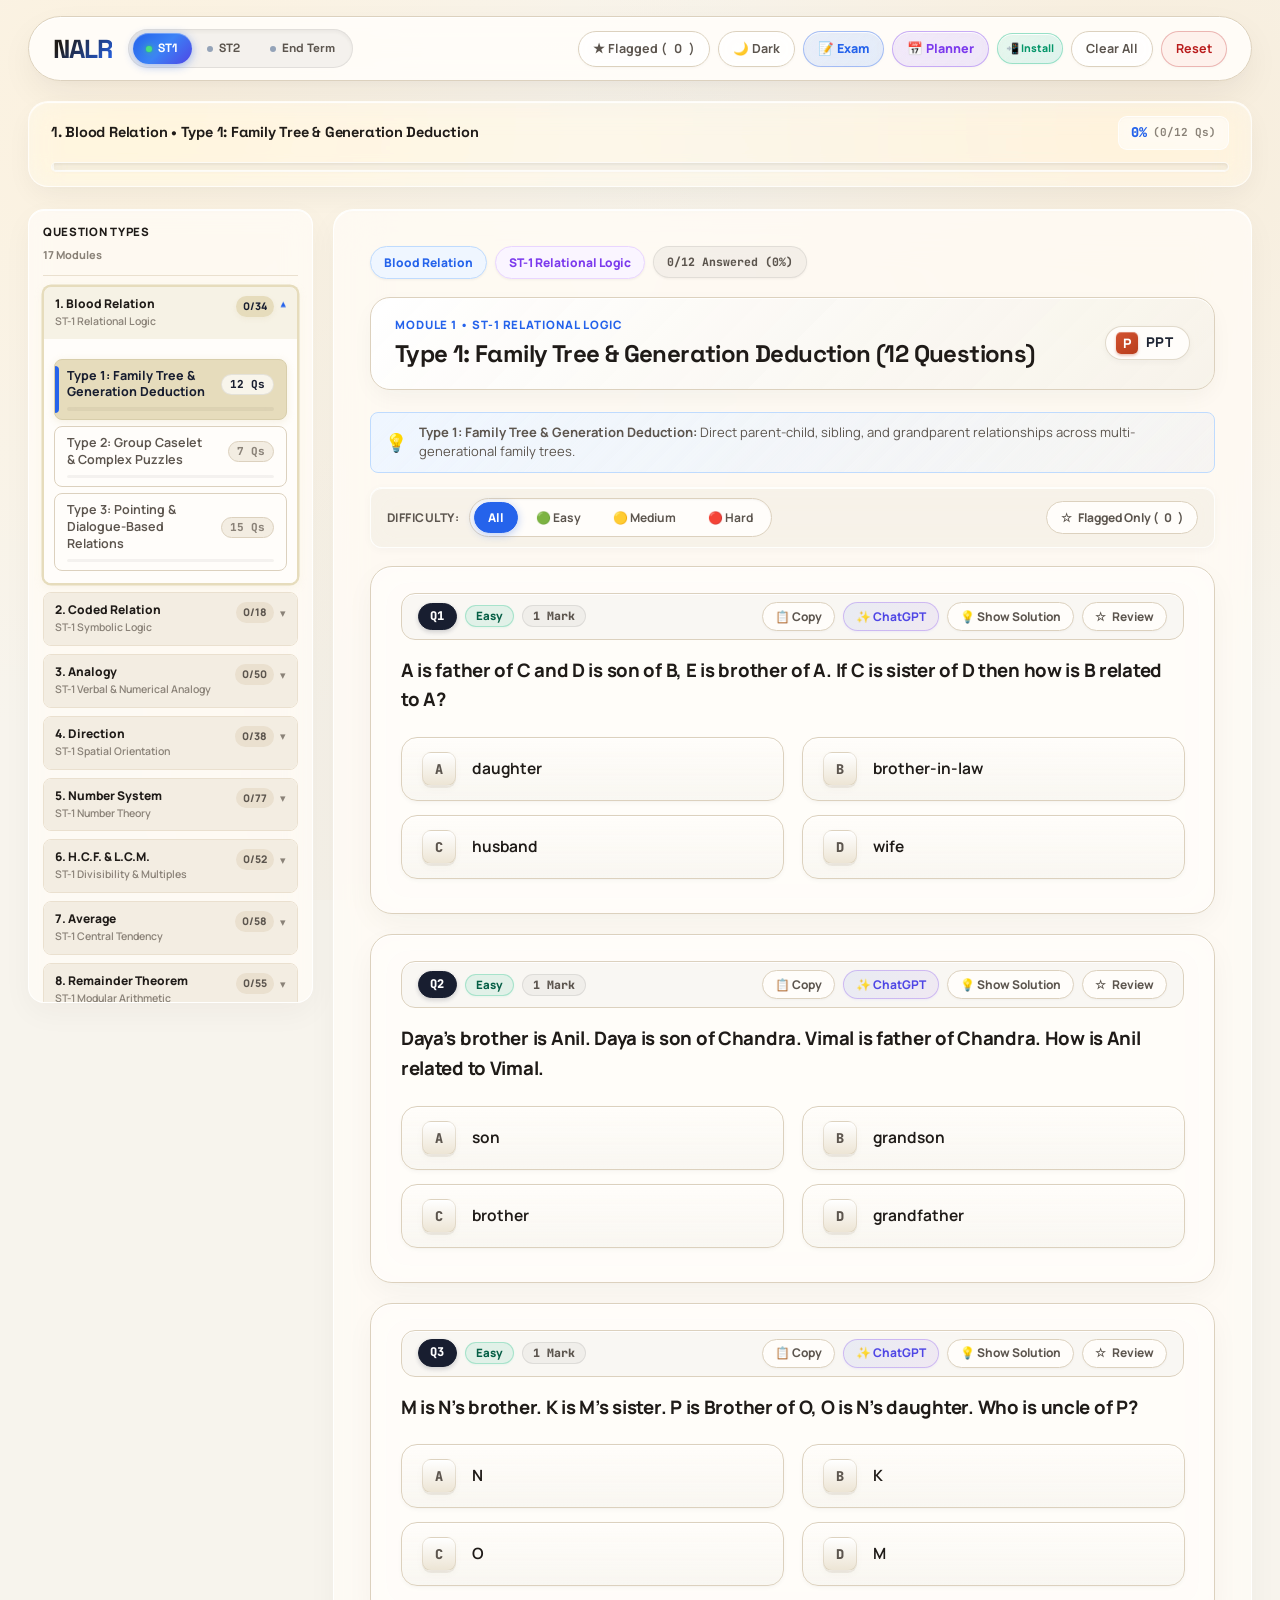
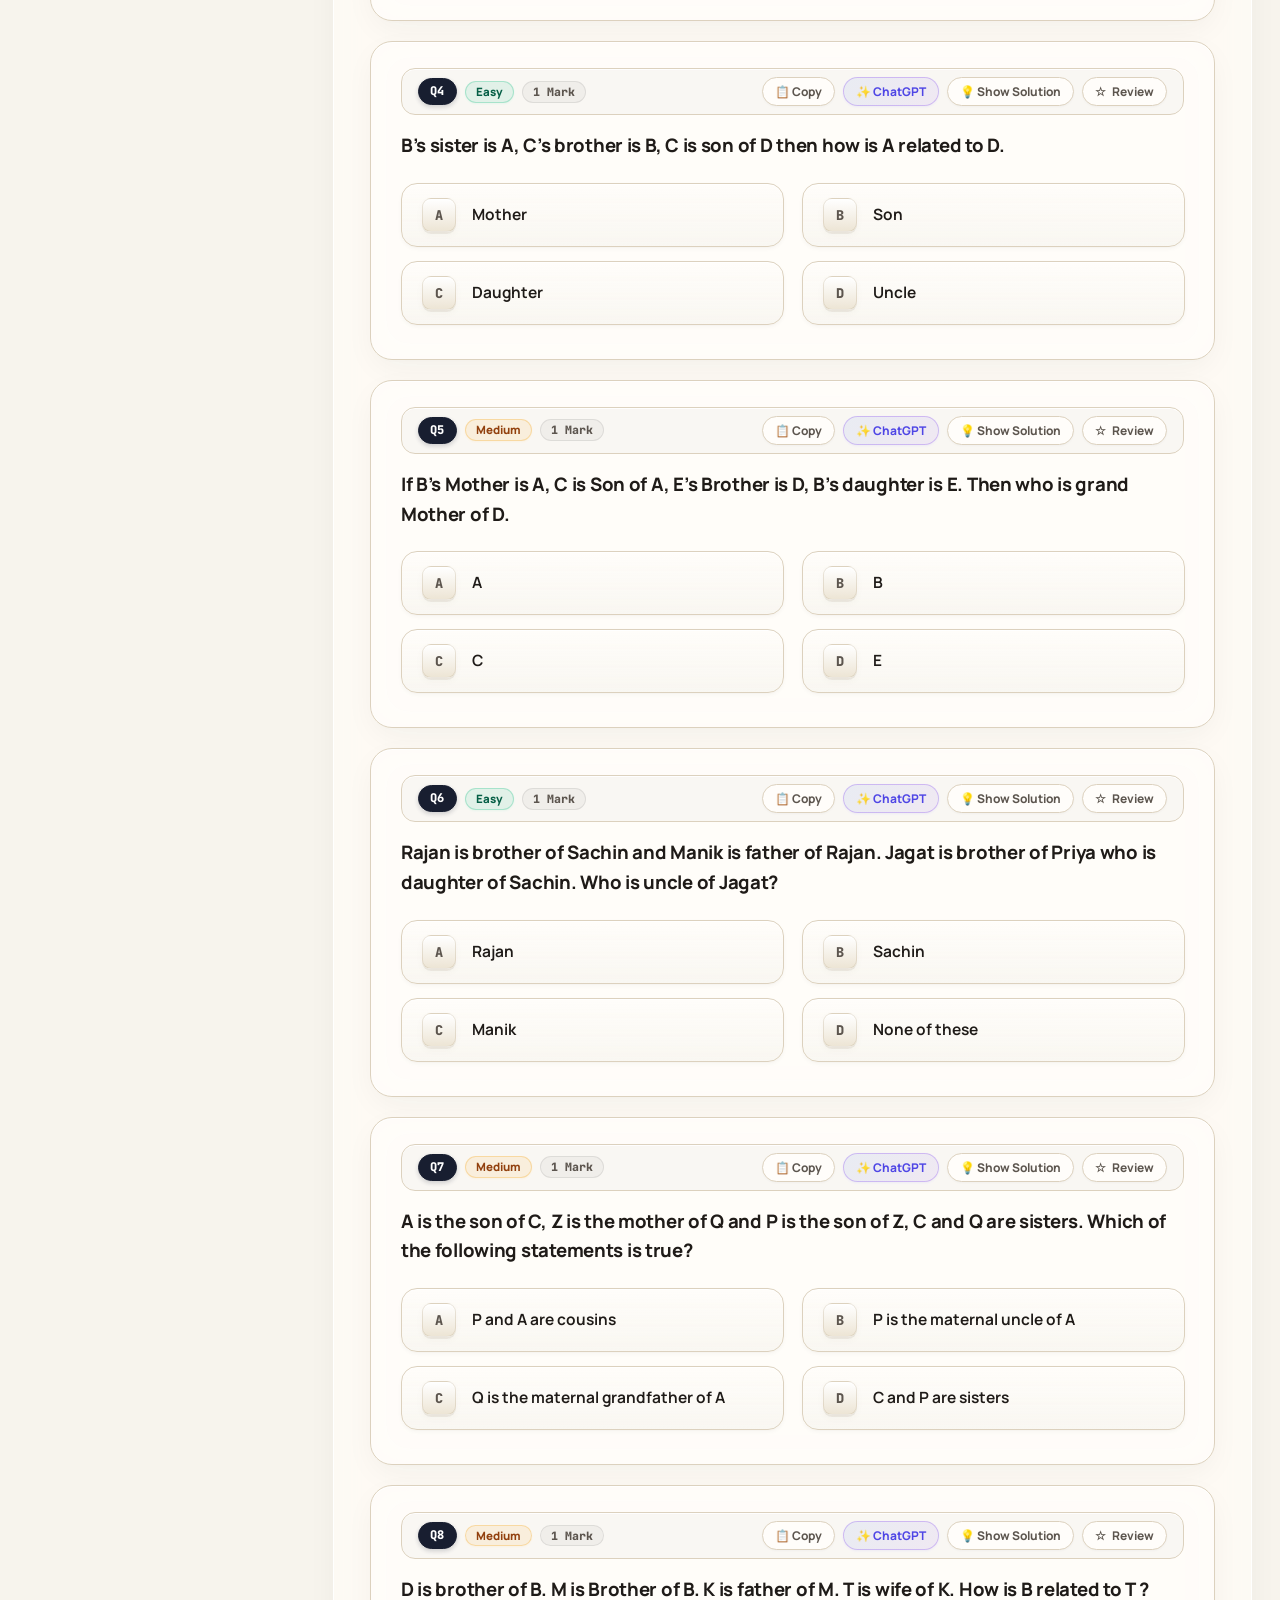
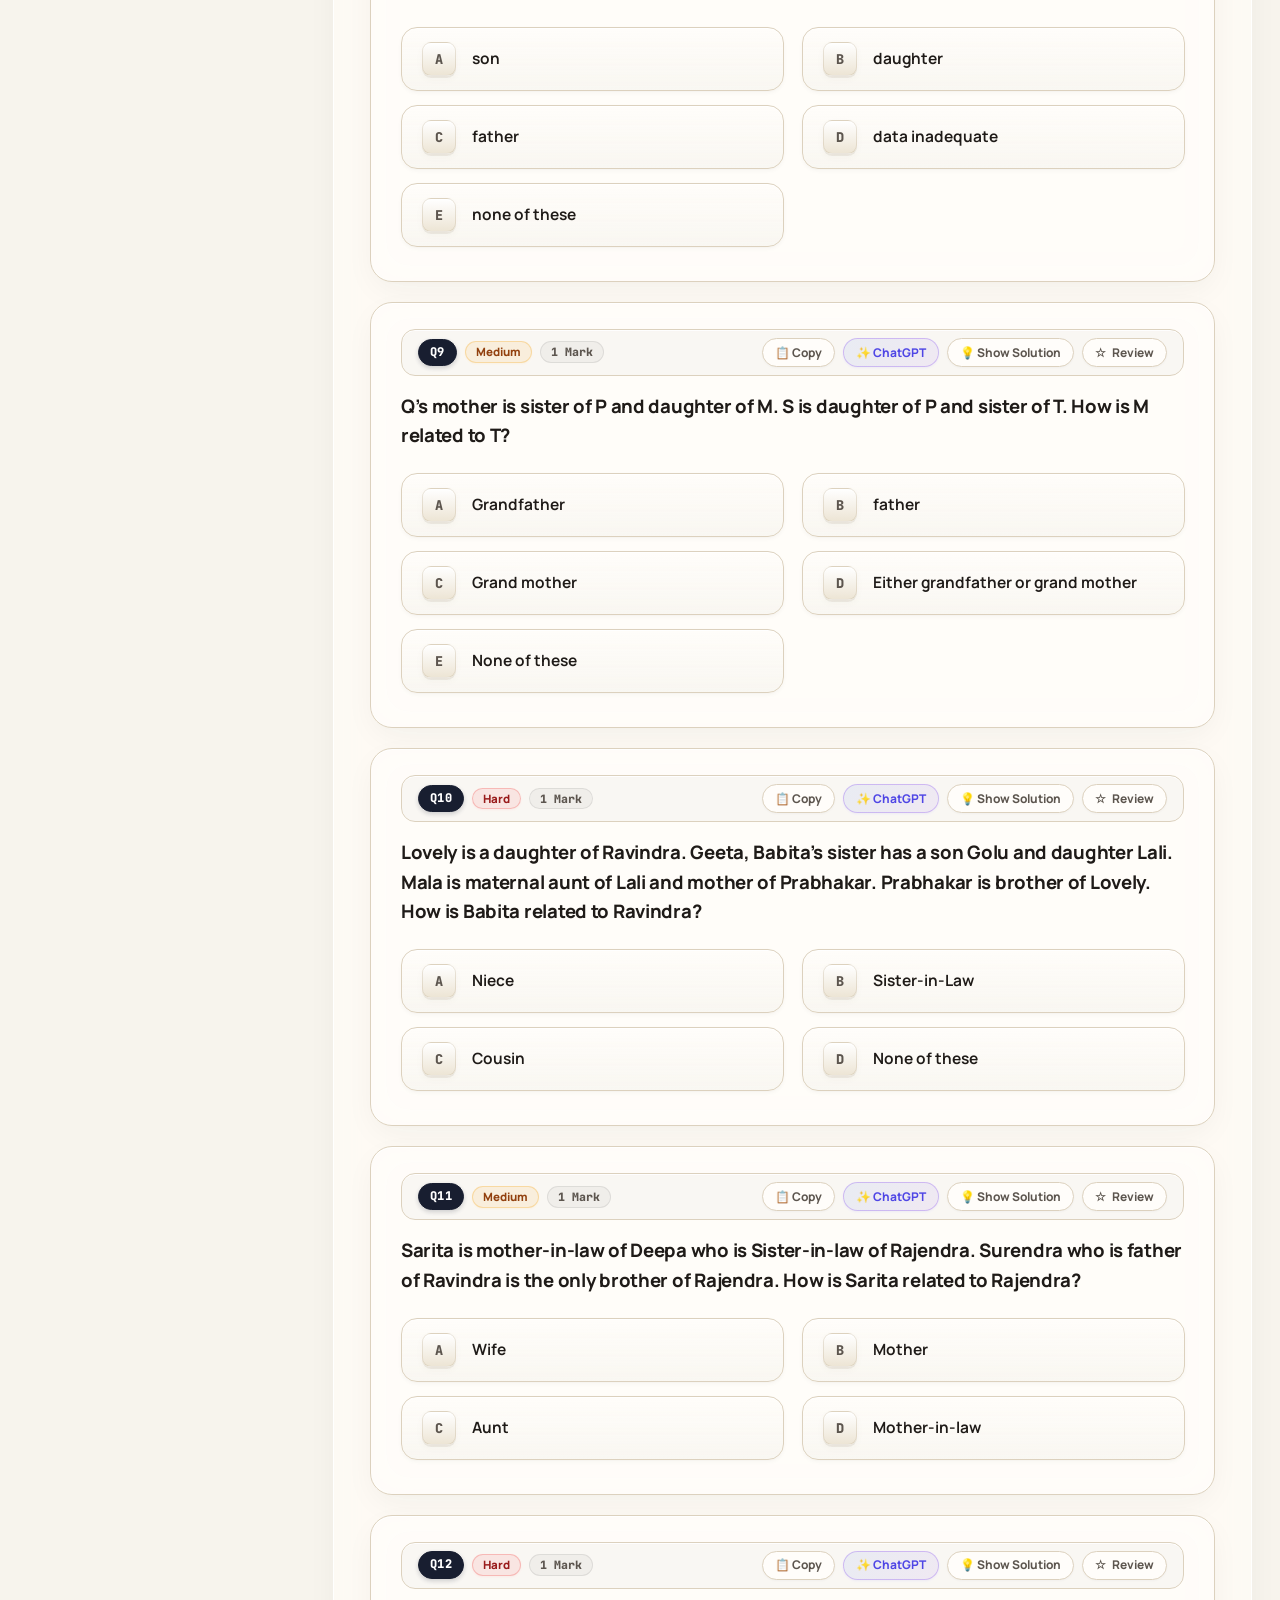
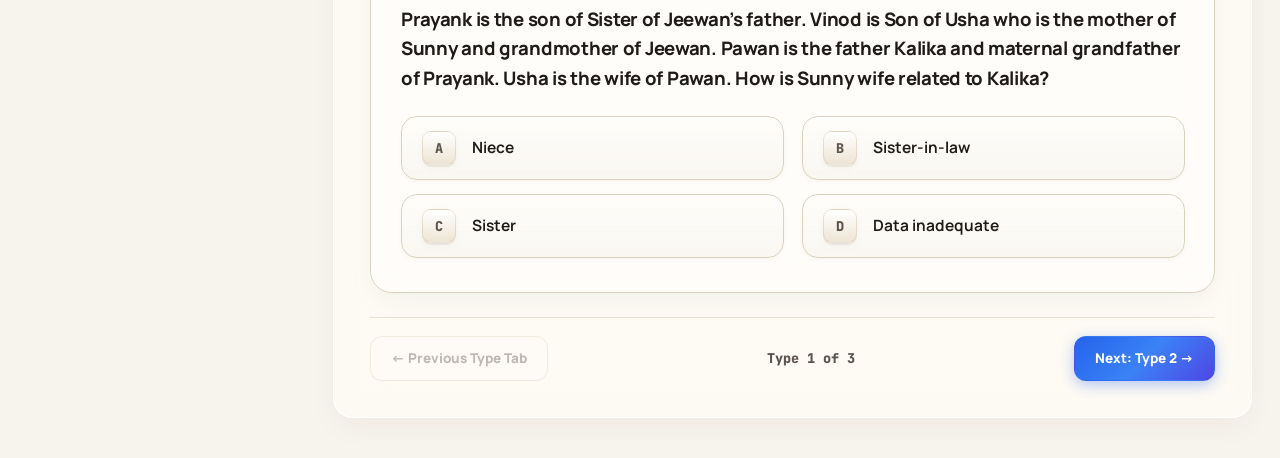
<file: NALR MCQs/index.html>
<!DOCTYPE html>
<html lang="en">

<head>
  <meta charset="UTF-8" />
  <meta name="viewport" content="width=device-width, initial-scale=1.0, viewport-fit=cover" />
  <title>Numerical Aptitude & Logical Reasoning-I (25UNI0110) — ST-1 Practice</title>

  <!-- Favicon System -->
  <link rel="icon" type="image/svg+xml" href="favicon.svg" />
  <link rel="alternate icon" href="favicon.ico" />
  <link rel="apple-touch-icon" sizes="180x180" href="apple-touch-icon.png" />
  <link rel="manifest" href="manifest.json?v=19.3" />
  <meta name="apple-mobile-web-app-capable" content="yes" />
  <meta name="mobile-web-app-capable" content="yes" />
  <meta name="apple-mobile-web-app-status-bar-style" content="black" />
  <meta name="apple-mobile-web-app-title" content="NALR MCQs" />
  <meta name="theme-color" content="#000000" />

  <!-- [NALR PWA] Centralized Early Install Prompt & Diagnostics Manager -->
  <script>
    window.NALR_PWA = {
      deferredPrompt: null,
      isInstalled: false,
      isStandalone: (
        window.matchMedia("(display-mode: standalone)").matches ||
        window.matchMedia("(display-mode: fullscreen)").matches ||
        window.matchMedia("(display-mode: minimal-ui)").matches ||
        window.navigator.standalone === true ||
        Boolean(document.referrer && document.referrer.includes("android-app://"))
      ),
      listeners: [],
      onPromptReady: function(callback) {
        if (this.deferredPrompt) {
          try { callback(this.deferredPrompt); } catch (e) { console.error("[NALR PWA] Callback error:", e); }
        } else {
          this.listeners.push(callback);
        }
      },
      setPrompt: function(e) {
        this.deferredPrompt = e;
        console.log("[NALR PWA] beforeinstallprompt received and stored. Native install popup ready.");
        while (this.listeners.length > 0) {
          const cb = this.listeners.shift();
          try { cb(e); } catch (err) { console.error("[NALR PWA] Prompt listener error:", err); }
        }
      },
      clearPrompt: function() {
        this.deferredPrompt = null;
        console.log("[NALR PWA] Consumed install prompt reference cleared.");
      }
    };

    console.log("[NALR PWA] Diagnostics initialized | Secure Context:", window.isSecureContext, "| Standalone:", window.NALR_PWA.isStandalone);

    window.addEventListener("beforeinstallprompt", function (e) {
      e.preventDefault();
      window.NALR_PWA.setPrompt(e);
    });

    window.addEventListener("appinstalled", function (e) {
      window.NALR_PWA.isInstalled = true;
      window.NALR_PWA.clearPrompt();
      console.log("[NALR PWA] Application successfully installed (native appinstalled fired).");
      window.dispatchEvent(new CustomEvent("nalr-pwa-appinstalled"));
    });
  </script>

  <!-- Google Fonts (JavaProgrammingQ Typography System) -->
  <link rel="preconnect" href="https://fonts.googleapis.com" />
  <link rel="preconnect" href="https://fonts.gstatic.com" crossorigin />
  <link href="https://fonts.googleapis.com/css2?family=DM+Mono:ital,wght@0,400;0,500;1,400&family=JetBrains+Mono:wght@400;500;600;700;800&family=Manrope:wght@400;500;600;700;800;900&family=Space+Grotesk:wght@500;600;700;800&display=swap" rel="stylesheet" />

  <!-- Modular Stylesheets (v17.4 Module 12 Allegation Added) -->
  <link rel="stylesheet" href="components.css?v=19.3" />
  <link rel="stylesheet" href="visualizers.css?v=19.3" />

  <style>
    /* Critical State Handling */
    .results-container-card {
      display: none !important;
    }
    .results-container-card.is-active {
      display: block !important;
    }
  </style>
</head>

<body>

    <!--
  =============================================================================
  🤖 AI AGENT GUIDE: NALR ST-1 HTML STRUCTURE & HOOKS
  =============================================================================
  - Left Sidebar Accordion:   #sidebarAccordionContainer (Rendered by app.js from SYLLABUS_MODULES)
  - Sticky Progress Bar:      #overallProgressBarTrack, #labelCurrentQuestionNumber, #labelProgressPercentage
  - Practice Area:            #quizPracticeArea (Grid of Sidebar + Content Panel)
  - Practice Question Stack:  #tabQuestionsStack (All question cards for active module & subtab)
  - Continuous Exam Mode:     #fullExamModeArea (Renders activeExamQuestions sequentially)
  - Exam Topic Modal:         #examTopicModal (Interactive modal to choose which topics to test)
  - Results / Assessment:     #quizResultsScreen (Detailed score analytics and breakdown)
  =============================================================================
  -->
  <canvas id="confettiCanvas"></canvas>

  <div class="app-wrapper">
    <!-- Floating Island Navigation Header -->
    <header class="main-header">
      <div class="header-flex">
        <div class="header-title-group">
          <div class="brand-cluster">
            <h1>NALR</h1>
          </div>
          <!-- 3-Term Switcher Capsule (ST1, ST2, End Term) -->
          <div class="term-selector-capsule" id="termSelectorCapsule" role="tablist" aria-label="Course Examination Term Switcher">
            <div class="term-sliding-pill" id="termSlidingPill" aria-hidden="true"></div>
            <button type="button" class="term-pill-btn active" data-term="st1" id="termBtn_st1" role="tab" aria-selected="true" title="Switch to ST-1 Syllabus (14 Topics)">
              <span class="term-dot"></span>
              <span class="term-text">ST1</span>
            </button>
            <button type="button" class="term-pill-btn" data-term="st2" id="termBtn_st2" role="tab" aria-selected="false" title="Switch to ST-2 Syllabus (11 Topics)">
              <span class="term-dot"></span>
              <span class="term-text">ST2</span>
            </button>
            <button type="button" class="term-pill-btn" data-term="endterm" id="termBtn_endterm" role="tab" aria-selected="false" title="Switch to End Term Syllabus (14 Topics)">
              <span class="term-dot"></span>
              <span class="term-text">End Term</span>
            </button>
          </div>
        </div>
        <div class="header-btn-group">
          <button class="btn-minimal-secondary btn-flagged-trigger" id="btnToggleFlaggedHeader" title="Filter bookmarked questions">★ Flagged (<span id="headerFlaggedCount">0</span>)</button>
          <button class="btn-minimal-secondary" id="themeToggleBtn">🌙 Dark</button>
          <button class="btn-minimal-secondary btn-exam-trigger" id="toggleExamModeBtn" title="View all questions in continuous exam mode">📝 Exam</button>
          <button class="btn-minimal-secondary btn-planner-trigger" id="btnOpenPlannerModal" onclick="openPlannerModal()" title="Open Personalized Study Planner">📅 Planner</button>
          <button class="btn-minimal-secondary btn-pwa-install" id="btnInstallPwa" title="Install NALR Masterclass on your device (Works 100% Offline)">📲 Install</button>
          <button class="btn-minimal-secondary" id="clearAllAnswersBtn"
            title="Clear all question answers across the quiz">Clear All</button>
          <button class="btn-minimal-danger" id="resetUserProgressBtn"
            title="Reset all progress, bookmarks, and scores">Reset</button>
        </div>
      </div>
    </header>

    <!-- Studio Telemetry HUD (Type-Specific Progress Bar) -->
    <div class="progress-card">
      <div class="progress-header-row">
        <div class="telemetry-left">
          <span class="telemetry-topic-title" id="labelCurrentQuestionNumber">1. Blood Relation • 3 Question Types</span>
        </div>
        <div class="telemetry-right" id="telemetryRightStats">
          <span class="telemetry-chip" id="labelTypeProgressChip"><span class="chip-val chip-pct">0%</span> <span class="chip-sub">(0 Qs)</span></span>
        </div>
        <div style="display: none;" aria-hidden="true">
          <span id="labelProgressPercentage"></span>
          <span id="labelAnsweredCount"></span>
          <span id="labelTotalQuestionsCount"></span>
          <span id="labelCurrentTotalScore"></span>
          <span id="labelMaxScore"></span>
        </div>
      </div>
      <div class="progress-bar-track">
        <div class="progress-bar-indicator" id="overallProgressBarTrack"></div>
      </div>
    </div>

    <!-- Study & Practice Layout -->
    <div id="quizPracticeArea" class="study-layout">
      <!-- Left Sidebar: Question Types Navigator -->
      <aside class="sidebar-panel" id="sidebarPanel">
        <div class="sidebar-panel-header" id="sidebarPanelHeader">
          <div class="sidebar-panel-header-info">
            <span class="sidebar-panel-title">Question Types</span>
            <span style="font-size: 11px; color: var(--ink-muted); font-weight:750;" id="sidebarTotalBadge">16 Modules</span>
          </div>
          <button type="button" class="sidebar-mobile-toggle-btn" id="btnToggleMobileSidebar" aria-expanded="false" aria-label="Toggle Syllabus Topics List">
            <span class="mobile-toggle-label">Browse</span>
            <span class="mobile-toggle-chevron">▾</span>
          </button>
        </div>

        <div id="sidebarAccordionContainer" class="sidebar-accordion-scrollable"></div>
      </aside>

      <!-- Right Main Card -->
      <main class="content-panel">
        <div class="study-card-main" id="primaryQuestionCard">

          <!-- VIEW: QUESTION MODE (7 TABS ARCHITECTURE) -->
          <div class="question-mode-view" id="questionModeViewArea">
            <!-- Breadcrumb & Badges -->
            <div class="breadcrumb-container">
              <span class="tag-badge tag-module" id="badgeModuleNumTitle">Blood Relation</span>
              <span class="tag-badge tag-lecture" id="badgeLectureInfo">ST-1 Relational Logic</span>
              <span class="tag-badge tag-points" id="badgeTypeProgress">3 Types • 34 Questions</span>
            </div>

            <!-- Full Topic Title Banner with PPT Viewer Button on Right -->
            <div class="current-topic-banner">
              <div class="topic-banner-text-group">
                <span class="topic-prefix" id="topicModulePrefix">Tab 1 • ST-1 Practice</span>
                <h2 class="topic-full-title" id="topicMainHeading">Blood Relation</h2>
              </div>
              <a href="presentation_viewer.html?mod=mod1" target="_blank" class="btn-ppt-banner" id="btnModulePPT" title="Open Module Presentation in New Tab">
                <span class="ppt-icon-box" aria-hidden="true">
                  <span class="ppt-icon-letter">P</span>
                </span>
                <span class="ppt-label-text">PPT</span>
              </a>
            </div>

            <!-- Current Type Strategy Banner -->
            <div class="type-info-banner" id="currentTypeInfoBanner">
              <span class="type-banner-icon">💡</span>
              <div class="type-banner-text" id="currentTypeStrategyText">Select a question type tab above to practice specific questions.</div>
            </div>

            <!-- Filters Bar (Difficulty & Flagged Filter) -->
            <div class="practice-filters-bar" id="practiceFiltersBar">
              <div class="filter-group-difficulty">
                <span class="filter-label">Difficulty:</span>
                <div class="diff-pills-group" id="diffFilterPills">
                  <button type="button" class="diff-pill is-active" data-diff="all">All</button>
                  <button type="button" class="diff-pill" data-diff="Easy">🟢 Easy</button>
                  <button type="button" class="diff-pill" data-diff="Medium">🟡 Medium</button>
                  <button type="button" class="diff-pill" data-diff="Hard">🔴 Hard</button>
                </div>
              </div>
              <div class="filter-group-flagged">
                <button type="button" class="flag-filter-btn" id="btnToggleFlaggedOnly" title="Toggle between all questions and only bookmarked questions">
                  <span id="flagPillIcon">☆</span> Flagged Only (<span id="pillFlaggedCount">0</span>)
                </button>
              </div>
            </div>

            <!-- Multi-Question Stack for Active Tab (Holds all questions of current type) -->
            <div class="tab-questions-stack" id="tabQuestionsStack"></div>

            <!-- Navigation Buttons between Tabs -->
            <div class="bottom-controls-bar" id="typeTabBottomNavControls">
              <button class="btn-action-nav" id="btnPrevTypeTab">← Previous Type Tab</button>
              <span class="type-tab-nav-status" id="typeTabNavStatus">Type 1 of 7</span>
              <button class="btn-action-nav btn-next-action" id="btnNextTypeTab">Next Type Tab →</button>
            </div>
          </div>

        </div>
      </main>
    </div>

    <!-- Continuous Full Exam Mode Layout -->
    <section id="fullExamModeArea" class="full-exam-container-card" style="display: none;">
      <div class="exam-mode-top-banner">
        <div>
          <h2 id="examModeMainTitle">📝 Examination Mode</h2>
          <p id="examModeSubtitle">Continuous test format. Click any option to record your answer and view detailed solutions.</p>
        </div>
        <div style="display: flex; gap: 10px; align-items: center; flex-wrap: wrap;">
          <button class="btn-minimal-secondary" id="btnChangeExamTopics" title="Select different topics for your exam">⚙️ Choose Topics</button>
          <button class="btn-minimal-danger" id="btnResetExamMode" title="Reset all exam answers and progress">🔄 Reset Exam</button>
          <button class="btn-minimal-primary" id="btnExitExamMode">← Back to Practice</button>
        </div>
      </div>
      <div id="fullExamQuestionsStack" class="full-exam-stack"></div>
    </section>

    <!-- Modal: Select Topics for Exam Mode -->
    <div id="examTopicModal" class="exam-topic-modal" style="display: none;">
      <div class="exam-topic-backdrop" id="examTopicBackdrop"></div>
      <div class="exam-topic-dialog">
        <div class="exam-topic-header">
          <div>
            <h3 class="exam-topic-title">🎯 Configure Exam Topics</h3>
            <p class="exam-topic-sub">Select which of the 14 topics you want to include in your test:</p>
          </div>
          <button type="button" class="exam-topic-close-btn" id="btnExamModalClose" title="Close">✕</button>
        </div>

        <div class="exam-topic-quick-actions">
          <div style="display:flex; gap:8px;">
            <button type="button" class="btn-topic-quick" id="btnSelectAllActiveTopics">✓ Select All Active</button>
            <button type="button" class="btn-topic-quick" id="btnClearTopicSelection">✕ Deselect All</button>
          </div>
          <span class="exam-topic-selection-summary" id="examTopicSummaryText">0 Topics • 0 Questions Selected</span>
        </div>

        <div class="exam-topic-list-grid" id="examTopicListContainer">
          <!-- Populated dynamically with 14 topics -->
        </div>

        <div class="exam-topic-footer">
          <button type="button" class="btn-minimal-secondary" id="btnCancelExamTopicModal">Cancel</button>
          <button type="button" class="btn-minimal-primary" id="btnStartExamWithSelectedTopics" style="padding: 10px 24px; font-weight: 750;">
            🚀 Start Exam (<span id="btnStartExamCount">0</span> Questions)
          </button>
        </div>
      </div>
    </div>

    <!-- ===================================================================== -->
    <!-- Study Planner Modal (Target Exam Date & Dynamic Daily Syllabus Plan)  -->
    <!-- ===================================================================== -->
    <div class="exam-topic-modal" id="plannerModal" role="dialog" aria-modal="true" aria-labelledby="plannerModalTitle" style="display: none;">
      <div class="exam-topic-backdrop" id="plannerTopicBackdrop"></div>
      <div class="exam-topic-dialog planner-dialog">
        <div class="exam-topic-header planner-header">
          <div style="display: flex; align-items: center; gap: 12px;">
            <div class="planner-icon-badge">📅</div>
            <div>
              <h3 id="plannerModalTitle" class="exam-topic-title" style="margin: 0; font-size: 22px; font-weight: 850;">Personalized Study Planner</h3>
              <p class="exam-topic-sub" style="margin: 4px 0 0; font-size: 14px; color: var(--ink-secondary);">Tailored daily curriculum & topic breakdown leading up to your exam</p>
            </div>
          </div>
          <button type="button" class="exam-topic-close-btn" id="btnClosePlannerModal" aria-label="Close Planner Modal">✕</button>
        </div>

        <!-- 1. Setup Form View (shown when no plan exists) -->
        <div id="plannerSetupView" class="planner-view-section">
          <!-- Fixed Top Header: Target Exam Date card & Topic selection bar -->
          <div class="planner-setup-fixed-head">
            <div class="planner-form-card">
              <div class="planner-date-field-group">
                <label class="planner-form-label" for="plannerExamDateInput">
                  🎯 <strong>Target Exam Date:</strong>
                </label>
                <input type="date" id="plannerExamDateInput" class="planner-date-input" />
              </div>
              <div id="plannerDateValidationMsg" class="planner-hint-msg"></div>
            </div>

            <div class="planner-selection-header">
              <h4 style="margin: 0; font-size: 14.5px; font-weight: 750; color: var(--ink-primary);">Select Modules & Topics to Cover</h4>
              <span class="planner-counter-badge" id="plannerSelectedCountBadge">0 topics selected</span>
            </div>
          </div>

          <!-- Scrollable Body: Accordion Sections Container -->
          <div class="planner-scrollable-body">
            <div class="planner-term-accordions">
              <!-- ST-1 Accordion -->
              <div class="planner-term-group">
                <div class="planner-term-header">
                  <label class="planner-term-title">
                    <input type="checkbox" class="planner-select-all-cb" data-term="st1" id="plannerSelectAll_st1" checked />
                    <span>ST-1 Midterm Syllabus (16 Modules)</span>
                  </label>
                  <button type="button" class="btn-term-accordion-toggle" data-target="plannerDrawer_st1" aria-expanded="true">▾ Collapse</button>
                </div>
                <div class="planner-term-drawer is-expanded" id="plannerDrawer_st1">
                  <div class="planner-module-checklist" id="plannerList_st1">
                    <!-- Dynamically rendered -->
                  </div>
                </div>
              </div>

              <!-- ST-2 Accordion -->
              <div class="planner-term-group">
                <div class="planner-term-header">
                  <label class="planner-term-title">
                    <input type="checkbox" class="planner-select-all-cb" data-term="st2" id="plannerSelectAll_st2" />
                    <span>ST-2 Midterm Syllabus (11 Topics)</span>
                  </label>
                  <button type="button" class="btn-term-accordion-toggle" data-target="plannerDrawer_st2" aria-expanded="false">▸ Expand</button>
                </div>
                <div class="planner-term-drawer" id="plannerDrawer_st2">
                  <div class="planner-module-checklist" id="plannerList_st2">
                    <!-- Dynamically rendered -->
                  </div>
                </div>
              </div>

              <!-- End Term Accordion -->
              <div class="planner-term-group">
                <div class="planner-term-header">
                  <label class="planner-term-title">
                    <input type="checkbox" class="planner-select-all-cb" data-term="endterm" id="plannerSelectAll_endterm" />
                    <span>End Term Comprehensive Syllabus (14 Topics)</span>
                  </label>
                  <button type="button" class="btn-term-accordion-toggle" data-target="plannerDrawer_endterm" aria-expanded="false">▸ Expand</button>
                </div>
                <div class="planner-term-drawer" id="plannerDrawer_endterm">
                  <div class="planner-module-checklist" id="plannerList_endterm">
                    <!-- Dynamically rendered -->
                  </div>
                </div>
              </div>
            </div>
          </div>

          <!-- Sticky Footer: Pinned to bottom of modal -->
          <div class="exam-topic-footer planner-footer">
            <button type="button" class="btn-minimal-secondary" id="btnCancelPlannerSetup">Cancel</button>
            <button type="button" class="btn-minimal-primary" id="btnGeneratePlan" style="padding: 10px 24px; font-weight: 750;">
              ✨ Generate Daily Study Plan
            </button>
          </div>
        </div>

        <!-- 2. Generated Schedule View (shown when plan exists) -->
        <div id="plannerScheduleView" class="planner-view-section" style="display: none;">
          <div class="planner-schedule-fixed-head">
            <div class="planner-dashboard-banner">
              <div class="planner-banner-metric">
                <span class="metric-val" id="plannerStatDaysLeft">0</span>
                <span class="metric-lbl">Days Total</span>
              </div>
              <div class="planner-banner-metric">
                <span class="metric-val" id="plannerStatTasksTotal">0</span>
                <span class="metric-lbl">Total Tasks</span>
              </div>
              <div class="planner-banner-metric">
                <span class="metric-val" id="plannerStatTasksCompleted">0</span>
                <span class="metric-lbl">Completed</span>
              </div>
              <div class="planner-banner-metric">
                <span class="metric-val" id="plannerStatProgressPct">0%</span>
                <span class="metric-lbl">Coverage</span>
              </div>
            </div>

            <div class="planner-actions-bar">
              <div id="plannerExamDateDisplay" class="planner-exam-date-badge"></div>
              <div style="display: flex; gap: 8px;">
                <button type="button" class="btn-minimal-danger" id="btnResetPlanner" title="Erase current schedule and configure a new one">
                  🔄 Reset Planner
                </button>
              </div>
            </div>
          </div>

          <!-- Timeline Container (Scrollable) -->
          <div class="planner-timeline-container" id="plannerTimelineContainer">
            <!-- Day cards dynamically injected -->
          </div>
        </div>

      </div>
    </div>

    <!-- Results Screen -->
    <section class="results-container-card" id="quizResultsScreen">
      <h2>🎉 ST-1 Assessment Complete!</h2>
      <div class="big-score-number" id="resTotalPercent">0%</div>
      <p id="resEvaluationMessage" style="color: var(--ink-secondary); font-size: 15px; margin-bottom: 18px;"></p>

      <div class="results-grid-stats">
        <div class="res-stat-cell"><b id="resMarksTotal">0</b><span>Marks Scored</span></div>
        <div class="res-stat-cell"><b id="resCorrectTotal">0</b><span>Correct Answers</span></div>
        <div class="res-stat-cell"><b id="resWrongTotal">0</b><span>Incorrect Answers</span></div>
        <div class="res-stat-cell"><b id="resUnansweredTotal">0</b><span>Unanswered Questions</span></div>
      </div>

      <div style="display:flex; gap:12px; justify-content:center; flex-wrap:wrap; margin-top:18px;">
        <button class="btn-minimal-primary" id="btnReviewAllAnswers">🔍 Review Detailed Answers</button>
        <button class="btn-minimal-secondary" id="btnReturnToPractice">← Return to Practice Mode</button>
      </div>

      <div style="margin-top: 28px; text-align: left;" id="resultsDetailedReviewArea">
        <h3 style="margin-bottom: 14px; color: var(--ink-primary);">Detailed Question-by-Question Analysis</h3>
        <div id="resultsDetailedList"></div>
      </div>
    </section>
  </div>

  <!--
  =============================================================================
  SCRIPTS LOAD ORDER (CRITICAL ARCHITECTURE DEPENDENCY):
  1. syllabus.js                -> Defines SYLLABUS_MODULES and problem types
  2. quiz_questions.js          -> Defines QUIZ_QUESTIONS array (question bank)
  3. sound_effects.js           -> Audio synthesizer for correct / wrong answers
  4. confetti.js                -> Canvas confetti celebration system
  5. interactive_visualizers.js -> Visual diagrams & logic trees
  6. app.js                     -> Main application controller and event engine
  =============================================================================
  -->
  <!-- Scripts (Modular Load Order v17.4 Module 12 Allegation Added) -->
  <script src="syllabus.js?v=19.3"></script>
  <script src="quiz_questions.js?v=19.3"></script>
  <script src="sound_effects.js?v=19.3"></script>
  <script src="interactive_visualizers.js?v=19.3"></script>
  <script src="app.js?v=19.3"></script>
</body>

</html>
</file>
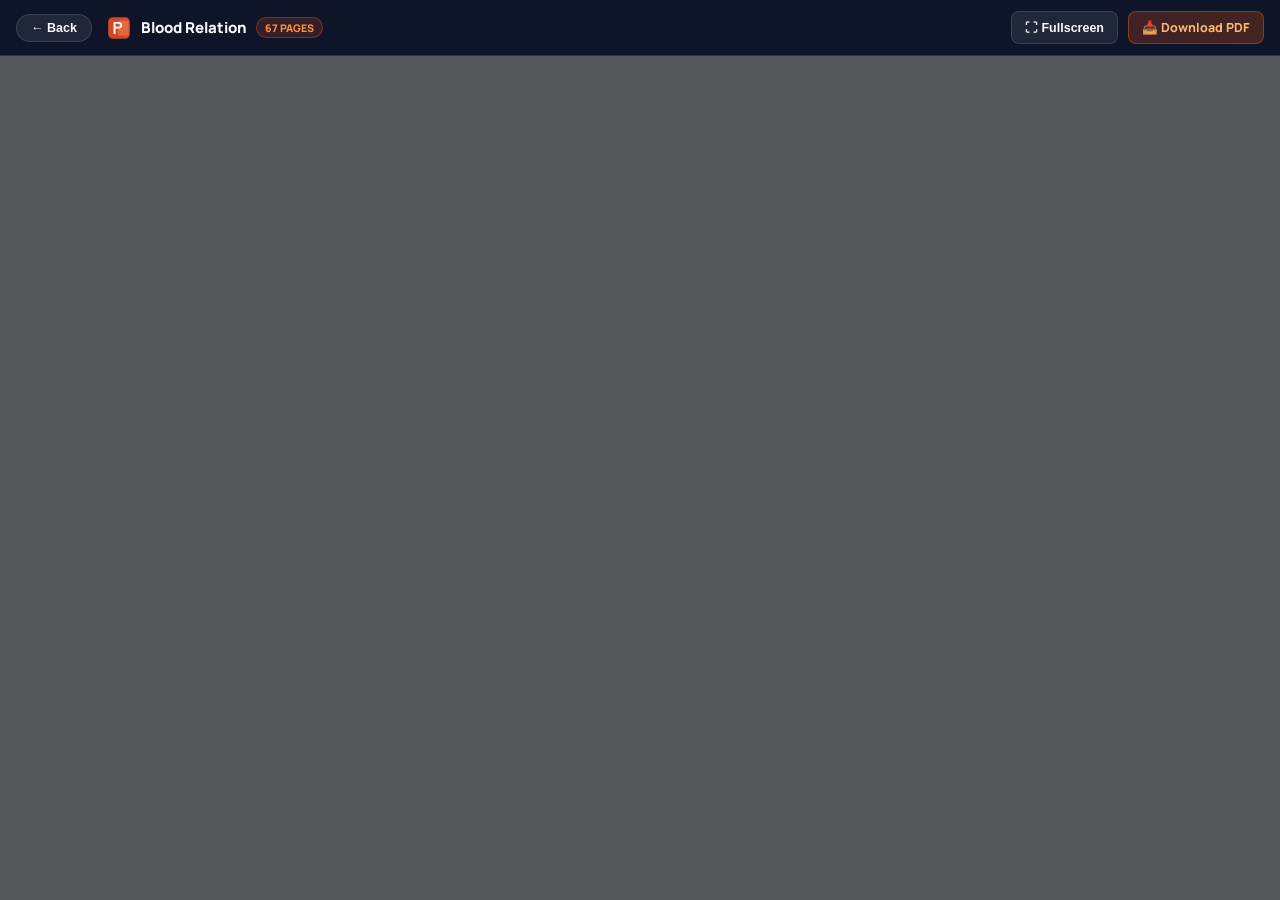
<file: NALR MCQs/presentation_viewer.html>
<!DOCTYPE html>
<html lang="en">
<head>
  <meta charset="UTF-8" />
  <meta name="viewport" content="width=device-width, initial-scale=1.0" />
  <title>Presentation Viewer — NALR Masterclass</title>
  <link rel="icon" type="image/svg+xml" href="favicon.svg" />

  <!-- Google Fonts -->
  <link rel="preconnect" href="https://fonts.googleapis.com" />
  <link rel="preconnect" href="https://fonts.gstatic.com" crossorigin />
  <link href="https://fonts.googleapis.com/css2?family=Manrope:wght@500;600;700;800;900&family=JetBrains+Mono:wght@500;700&display=swap" rel="stylesheet" />

  <style>
    :root {
      --bg: #090d16;
      --bar-bg: rgba(15, 23, 42, 0.94);
      --border: rgba(255, 255, 255, 0.12);
      --text-main: #f8fafc;
      --text-muted: #94a3b8;
      --accent-ppt: #d24726;
      --accent-ppt-hover: #ea580c;
    }

    * {
      margin: 0;
      padding: 0;
      box-sizing: border-box;
    }

    body {
      font-family: 'Manrope', -apple-system, BlinkMacSystemFont, sans-serif;
      background: var(--bg);
      color: var(--text-main);
      height: 100vh;
      display: flex;
      flex-direction: column;
      overflow: hidden;
    }

    /* Top Navigation Bar */
    .viewer-navbar {
      height: 56px;
      background: var(--bar-bg);
      backdrop-filter: blur(16px);
      -webkit-backdrop-filter: blur(16px);
      border-bottom: 1px solid var(--border);
      display: flex;
      align-items: center;
      justify-content: space-between;
      padding: 0 16px;
      gap: 12px;
      flex-shrink: 0;
      z-index: 20;
    }

    .nav-left {
      display: flex;
      align-items: center;
      gap: 14px;
      min-width: 0;
    }

    .btn-nav-back {
      display: inline-flex;
      align-items: center;
      gap: 6px;
      background: rgba(255, 255, 255, 0.08);
      border: 1px solid var(--border);
      color: var(--text-main);
      padding: 6px 14px;
      border-radius: 999px;
      font-size: 12.5px;
      font-weight: 750;
      cursor: pointer;
      text-decoration: none;
      transition: all 0.18s ease;
      white-space: nowrap;
    }

    .btn-nav-back:hover {
      background: rgba(255, 255, 255, 0.16);
      transform: translateX(-2px);
    }

    .ppt-title-group {
      display: flex;
      align-items: center;
      gap: 9px;
      min-width: 0;
    }

    .ppt-logo-icon {
      width: 26px;
      height: 26px;
      flex-shrink: 0;
    }

    .ppt-title-text {
      font-size: 15px;
      font-weight: 850;
      color: var(--text-main);
      white-space: nowrap;
      overflow: hidden;
      text-overflow: ellipsis;
      max-width: 380px;
    }

    .ppt-badge {
      font-size: 10.5px;
      font-weight: 800;
      text-transform: uppercase;
      background: rgba(210, 71, 38, 0.2);
      border: 1px solid rgba(210, 71, 38, 0.45);
      color: #fb923c;
      padding: 2.5px 8px;
      border-radius: 999px;
      white-space: nowrap;
    }

    /* Right Action Controls */
    .nav-right {
      display: flex;
      align-items: center;
      gap: 10px;
    }

    .btn-action-view {
      background: rgba(255, 255, 255, 0.08);
      border: 1px solid var(--border);
      color: var(--text-main);
      height: 33px;
      padding: 0 13px;
      border-radius: 8px;
      font-size: 12.5px;
      font-weight: 750;
      cursor: pointer;
      text-decoration: none;
      display: inline-flex;
      align-items: center;
      gap: 6px;
      transition: all 0.18s ease;
      white-space: nowrap;
    }

    .btn-action-view:hover {
      background: rgba(255, 255, 255, 0.18);
      color: #ffffff;
    }

    .btn-download-ppt {
      background: linear-gradient(135deg, rgba(210, 71, 38, 0.25), rgba(234, 88, 12, 0.25));
      border-color: rgba(234, 88, 12, 0.45);
      color: #fdba74;
    }

    .btn-download-ppt:hover {
      background: linear-gradient(135deg, rgba(210, 71, 38, 0.45), rgba(234, 88, 12, 0.45));
      border-color: var(--accent-ppt-hover);
      color: #ffffff;
    }

    /* Pre-Built Document Viewer Stage */
    .viewer-stage {
      flex: 1;
      width: 100%;
      height: calc(100vh - 56px);
      position: relative;
      background: #525659;
      display: flex;
      align-items: center;
      justify-content: center;
      overflow: hidden;
    }

    .document-viewer-frame {
      width: 100%;
      height: 100%;
      border: none;
      display: block;
      background: #525659;
    }
  </style>
</head>
<body>

  <!-- Top Navigation Bar -->
  <header class="viewer-navbar">
    <div class="nav-left">
      <button class="btn-nav-back" id="btnCloseViewer" onclick="window.close(); if(!window.closed) window.history.back();" title="Close Presentation Viewer">
        ← Back
      </button>

      <div class="ppt-title-group">
        <svg class="ppt-logo-icon" viewBox="0 0 24 24" fill="none" xmlns="http://www.w3.org/2000/svg">
          <rect x="2" y="2" width="20" height="20" rx="4.5" fill="#D24726"/>
          <rect x="11" y="5" width="10" height="14" rx="2" fill="#E86C45" opacity="0.9"/>
          <path d="M7 6.5H12C13.6569 6.5 15 7.84315 15 9.5C15 11.1569 13.6569 12.5 12 12.5H8.8V17.5H7V6.5ZM8.8 8.1V10.9H11.8C12.5732 10.9 13.2 10.2732 13.2 9.5C13.2 8.7268 12.5732 8.1 11.8 8.1H8.8Z" fill="white"/>
        </svg>
        <span class="ppt-title-text" id="navbarTitle">Presentation</span>
        <span class="ppt-badge" id="lblSlideBadge">Document Viewer</span>
      </div>
    </div>

    <!-- Right Controls -->
    <div class="nav-right">
      <button class="btn-action-view" id="btnFullscreen" title="Toggle Fullscreen">
        ⛶ Fullscreen
      </button>
      <a href="#" class="btn-action-view btn-download-ppt" id="btnDownload" download title="Download Presentation PDF">
        📥 Download PDF
      </a>
    </div>
  </header>

  <!-- Pre-Built Viewer Stage Area -->
  <main class="viewer-stage" id="viewerStage">
    <iframe class="document-viewer-frame" id="docViewerIframe" title="Pre-Built Document Viewer"></iframe>
  </main>

  <!-- Load Manifest Generated by Exporter -->
  <script src="ppt_manifest.js?v=19.3"></script>

  <script>
    (function () {
      // Complete Builtin Manifest Fallback (eliminates stale cache issues)
      const BUILTIN_MANIFEST = {
        "mod1": { "pdfUrl": "PPTs/pdf/blood-relation.pdf", "title": "Blood Relation", "slideCount": 67, "fileName": "blood-relation.pdf" },
        "mod2": { "pdfUrl": "PPTs/pdf/coded-relation.pdf", "title": "Coded Relation", "slideCount": 37, "fileName": "coded-relation.pdf" },
        "mod3": { "pdfUrl": "PPTs/pdf/analogy.pdf", "title": "Analogy", "slideCount": 106, "fileName": "analogy.pdf" },
        "mod4": { "pdfUrl": "PPTs/pdf/direction.pdf", "title": "Direction", "slideCount": 82, "fileName": "direction.pdf" },
        "mod5": { "pdfUrl": "PPTs/pdf/number-system.pdf", "title": "Number System", "slideCount": 119, "fileName": "number-system.pdf" },
        "mod5_extra": { "pdfUrl": "PPTs/pdf/Extra Q Number System.pdf", "title": "Number System — Extra Questions", "slideCount": 6, "fileName": "Extra Q Number System.pdf" },
        "mod6": { "pdfUrl": "PPTs/pdf/hcf-and-lcm.pdf", "title": "HCF and LCM", "slideCount": 69, "fileName": "hcf-and-lcm.pdf" },
        "mod6_extra": { "pdfUrl": "PPTs/pdf/Extra Q LCM and HCF.pdf", "title": "LCM and HCF — Extra Questions", "slideCount": 4, "fileName": "Extra Q LCM and HCF.pdf" },
        "mod7": { "pdfUrl": "PPTs/pdf/average.pdf", "title": "Average", "slideCount": 77, "fileName": "average.pdf" },
        "mod7_extra": { "pdfUrl": "PPTs/pdf/Extra Q Average.pdf", "title": "Average — Extra Questions", "slideCount": 6, "fileName": "Extra Q Average.pdf" },
        "mod8": { "pdfUrl": "PPTs/pdf/remainder-theorem.pdf", "title": "Remainder Theorem", "slideCount": 109, "fileName": "remainder-theorem.pdf" },
        "mod9": { "pdfUrl": "PPTs/pdf/ratio-and-proportion.pdf", "title": "Ratio & Proportion", "slideCount": 69, "fileName": "ratio-and-proportion.pdf" },
        "mod10": { "pdfUrl": "PPTs/pdf/problem-on-ages.pdf", "title": "Problem on Ages", "slideCount": 56, "fileName": "problem-on-ages.pdf" },
        "mod11": { "pdfUrl": "PPTs/pdf/partnership.pdf", "title": "Partnership", "slideCount": 41, "fileName": "partnership.pdf" },
        "mod12": { "pdfUrl": "PPTs/pdf/alligation.pdf", "title": "Allegation", "slideCount": 52, "fileName": "alligation.pdf" },
        "mod13": { "pdfUrl": "PPTs/pdf/odd-one-out.pdf", "title": "Odd One Out", "slideCount": 60, "fileName": "odd-one-out.pdf" },
        "mod14": { "pdfUrl": "PPTs/pdf/syllogism.pdf", "title": "Syllogism", "slideCount": 63, "fileName": "syllogism.pdf" },
        "mod15": { "pdfUrl": "PPTs/pdf/FA1.pdf", "title": "FA1 Questions", "slideCount": 39, "fileName": "FA1.pdf" },
        "mod16": { "pdfUrl": "PPTs/pdf/ST1.pdf", "title": "ST1 Questions", "slideCount": 123, "fileName": "ST1.pdf" },
        "st2_mod1": { "pdfUrl": "PPTs/pdf/PERCENTAGE.pdf", "title": "Percentage", "slideCount": 76, "fileName": "PERCENTAGE.pdf" },
        "st2_mod1_extra": { "pdfUrl": "PPTs/pdf/Extra Q Percentage.pdf", "title": "Percentage — Extra Questions", "slideCount": 7, "fileName": "Extra Q Percentage.pdf" },
        "st2_mod4": { "pdfUrl": "PPTs/pdf/CODING DECODING.pdf", "title": "Coding-Decoding", "slideCount": 51, "fileName": "CODING DECODING.pdf" },
        "st2_mod4_extra": { "pdfUrl": "PPTs/pdf/Extra Q Coding Decoding.pdf", "title": "Coding-Decoding — Extra Questions", "slideCount": 6, "fileName": "Extra Q Coding Decoding.pdf" }
      };

      // 1. Parse Query Parameters
      const urlParams = new URLSearchParams(window.location.search);
      const modParam = urlParams.get('mod');
      const fileParam = urlParams.get('file');

      // 2. Authoritative Manifest Lookup
      const manifestSource = (typeof PPT_MANIFEST !== 'undefined' && PPT_MANIFEST) ? PPT_MANIFEST : BUILTIN_MANIFEST;
      let manifestEntry = null;

      if (fileParam) {
        // Direct file specified in URL
        const fileName = fileParam.split('/').pop();
        const baseTitle = fileName.replace(/\.pdf$/i, '');
        manifestEntry = {
          pdfUrl: fileParam,
          title: baseTitle,
          slideCount: 0,
          fileName: fileName
        };
      } else if (modParam) {
        manifestEntry = manifestSource[modParam] || BUILTIN_MANIFEST[modParam] || null;
      } else {
        manifestEntry = manifestSource['mod1'] || BUILTIN_MANIFEST['mod1'];
      }

      if (!manifestEntry) {
        document.getElementById('navbarTitle').textContent = 'Presentation Not Found';
        document.title = 'Presentation Not Found — Presentation Viewer';
        return;
      }

      const pdfUrl = manifestEntry.pdfUrl;
      const displayTitle = manifestEntry.title || 'Presentation';
      const totalSlides = manifestEntry.slideCount || 0;
      const downloadName = manifestEntry.fileName || pdfUrl.split('/').pop();

      // 3. Set Navbar Title & Download Link
      document.getElementById('navbarTitle').textContent = displayTitle;
      document.title = `${displayTitle} — Presentation Viewer`;

      const downloadBtn = document.getElementById('btnDownload');
      downloadBtn.href = encodeURI(pdfUrl);
      downloadBtn.setAttribute('download', downloadName);

      if (totalSlides > 0) {
        document.getElementById('lblSlideBadge').textContent = `${totalSlides} Pages`;
      }

      // 4. Load Authoritative Viewer Frame
      const docViewerIframe = document.getElementById('docViewerIframe');
      docViewerIframe.src = `${encodeURI(pdfUrl)}#toolbar=1&navpanes=1`;

      // 5. Fullscreen Toggle
      const btnFullscreen = document.getElementById('btnFullscreen');
      btnFullscreen.addEventListener('click', () => {
        const stage = document.getElementById('viewerStage');
        if (!document.fullscreenElement) {
          stage.requestFullscreen?.().catch(() => {});
        } else {
          document.exitFullscreen?.().catch(() => {});
        }
      });
    })();
  </script>
</body>
</html>
</file>
<file: NALR MCQs/components.css>
/* === GLOBAL THEME TOKENS & BASE RESETS (Merged) === */
:root{--font-sans:"Manrope",-apple-system,BlinkMacSystemFont,"Segoe UI",Roboto,sans-serif;--font-display:"Space Grotesk",sans-serif;--font-mono:"JetBrains Mono","DM Mono",Consolas,"Courier New",monospace;--bg:#f7f4ed;--bg-gradient:radial-gradient(circle at 10% 12%,rgba(254,240,215,0.65) 0%,transparent 45%),radial-gradient(circle at 90% 14%,rgba(248,233,208,0.6) 0%,transparent 42%),radial-gradient(circle at 50% 85%,rgba(243,234,218,0.55) 0%,transparent 55%),#f7f4ed;--card-bg:#fffdfa;--card-sub-bg:#f3ede2;--card-hover:#eae2d3;--card-glass:rgba(255,253,250,0.94);--keycap-bg:linear-gradient(180deg,#ffffff 0%,#ede5d5 100%);--keycap-border:rgba(180,160,130,0.28);--keycap-shadow:0 2px 0 0 rgba(140,120,90,0.12),0 3px 6px rgba(140,120,90,0.05),inset 0 1px 0 #ffffff;--ink-primary:#1f1b18;--ink-secondary:#5c554e;--ink-muted:#8a8278;--border-color:#dcd1be;--border-subtle:#eae0cf;--border-glow:rgba(37,99,235,0.25);--primary-blue:#2563eb;--primary-blue-hover:#1d4ed8;--primary-blue-bg:#eff6ff;--primary-blue-border:#bfdbfe;--primary-gradient:linear-gradient(135deg,#2563eb 0%,#3b82f6 50%,#4f46e5 100%);--emerald-green:#15803d;--emerald-green-bg:rgba(21,128,61,0.1);--emerald-green-border:rgba(21,128,61,0.28);--emerald-green-text:#14532d;--emerald-gradient:linear-gradient(135deg,#16a34a 0%,#15803d 100%);--crimson-red:#b91c1c;--crimson-red-bg:rgba(185,28,28,0.1);--crimson-red-border:rgba(185,28,28,0.28);--crimson-red-text:#7f1d1d;--crimson-gradient:linear-gradient(135deg,#ef4444 0%,#b91c1c 100%);--amber-gold:#b45309;--amber-gold-bg:rgba(180,83,9,0.1);--amber-gold-border:rgba(180,83,9,0.28);--amber-gold-text:#78350f;--amber-gradient:linear-gradient(135deg,#f59e0b 0%,#b45309 100%);--purple-accent:#7c3aed;--purple-accent-bg:#faf5ff;--purple-accent-border:#e9d5ff;--purple-gradient:linear-gradient(135deg,#8b5cf6 0%,#7c3aed 100%);--glass-bg:rgba(254,251,246,0.85);--glass-sub-bg:rgba(246,240,230,0.8);--glass-card:rgba(255,253,250,0.92);--glass-border:rgba(255,255,255,0.85);--glass-border-subtle:rgba(220,210,190,0.5);--specular-rim:inset 0 1px 0 0 rgba(255,255,255,0.95);--glass-specular:var(--specular-rim),0 10px 30px 0 rgba(40,30,20,0.04);--glass-blur:blur(24px) saturate(190%);--glass-blur-sm:blur(14px) saturate(170%);--shadow-sm:0 1px 3px rgba(40,30,20,0.04),0 1px 2px rgba(40,30,20,0.02);--shadow-md:0 4px 16px -2px rgba(40,30,20,0.06),0 2px 6px -1px rgba(40,30,20,0.03);--shadow-lg:0 16px 32px -4px rgba(40,30,20,0.08),0 6px 12px -2px rgba(40,30,20,0.03);--shadow-glow-blue:0 0 20px rgba(37,99,235,0.25);--shadow-glow-green:0 0 20px rgba(21,128,61,0.25);--shadow-glow-purple:0 0 20px rgba(124,58,237,0.25);--shadow-glass:0 8px 32px 0 rgba(40,30,20,0.05);--radius-xl:20px;--radius-lg:16px;--radius-md:12px;--radius-sm:8px;--radius-xs:5px;--ease-out:cubic-bezier(0.23,1,0.32,1);--ease-in-out:cubic-bezier(0.77,0,0.175,1);--ease-drawer:cubic-bezier(0.32,0.72,0,1);--ease-liquid:cubic-bezier(0.2,0.9,0.3,1);--ease-spring:cubic-bezier(0.34,1.25,0.64,1);--duration-micro:110ms;--duration-fast:160ms;--duration-normal:220ms;--duration-enter:240ms;--duration-exit:160ms;--transition-fast:transform var(--duration-fast) var(--ease-out),opacity var(--duration-fast) var(--ease-out);--transition-smooth:transform var(--duration-normal) var(--ease-out),opacity var(--duration-normal) var(--ease-out);--transition-bounce:transform var(--duration-normal) var(--ease-spring),opacity var(--duration-normal) var(--ease-out)}[data-theme="dark"]{--bg:#07090e;--bg-gradient:radial-gradient(circle at 15% 15%,rgba(37,99,235,0.12) 0%,transparent 48%),radial-gradient(circle at 85% 20%,rgba(124,58,237,0.10) 0%,transparent 45%),radial-gradient(circle at 50% 80%,rgba(16,185,129,0.05) 0%,transparent 50%),#07090e;--card-bg:#0e1422;--card-sub-bg:#141c2e;--card-hover:#1a253c;--card-glass:rgba(14,20,34,0.88);--keycap-bg:linear-gradient(180deg,#1e2840 0%,#121929 100%);--keycap-border:rgba(255,255,255,0.12);--keycap-shadow:0 2px 0 0 rgba(0,0,0,0.5),0 3px 6px rgba(0,0,0,0.3),inset 0 1px 0 rgba(255,255,255,0.12);--ink-primary:#f8fafc;--ink-secondary:#94a3b8;--ink-muted:#64748b;--border-color:rgba(255,255,255,0.1);--border-subtle:rgba(255,255,255,0.06);--border-glow:rgba(59,130,246,0.35);--primary-blue:#3b82f6;--primary-blue-hover:#2563eb;--primary-blue-bg:rgba(59,130,246,0.16);--primary-blue-border:rgba(59,130,246,0.35);--primary-gradient:linear-gradient(135deg,#2563eb 0%,#3b82f6 50%,#60a5fa 100%);--emerald-green:#3ecf8e;--emerald-green-bg:rgba(62,207,142,0.14);--emerald-green-border:rgba(62,207,142,0.35);--emerald-green-text:#6ee7b7;--crimson-red:#f87171;--crimson-red-bg:rgba(248,113,113,0.14);--crimson-red-border:rgba(248,113,113,0.35);--crimson-red-text:#fca5a5;--amber-gold:#fbbf24;--amber-gold-bg:rgba(251,191,36,0.14);--amber-gold-border:rgba(251,191,36,0.35);--amber-gold-text:#fde68a;--purple-accent:#a78bfa;--purple-accent-bg:rgba(167,139,250,0.14);--purple-accent-border:rgba(167,139,250,0.35);--glass-bg:rgba(14,20,34,0.78);--glass-sub-bg:rgba(20,28,46,0.7);--glass-card:rgba(14,20,34,0.86);--glass-border:rgba(255,255,255,0.1);--glass-border-subtle:rgba(255,255,255,0.05);--specular-rim:inset 0 1px 0 0 rgba(255,255,255,0.12);--glass-specular:var(--specular-rim),0 12px 34px 0 rgba(0,0,0,0.5);--glass-blur:blur(24px) saturate(190%);--glass-blur-sm:blur(14px) saturate(170%);--shadow-sm:0 1px 3px rgba(0,0,0,0.35);--shadow-md:0 6px 16px -2px rgba(0,0,0,0.45);--shadow-lg:0 16px 32px -4px rgba(0,0,0,0.55);--shadow-glass:0 8px 32px 0 rgba(0,0,0,0.45)}html{text-rendering:optimizeLegibility;-webkit-font-smoothing:antialiased;-moz-osx-font-smoothing:grayscale;font-feature-settings:"cv02","cv03","cv04","cv11","ss01","ss03";scroll-behavior:auto}.telemetry-chip,.q-points-pill,.q-num-pill,.opt-badge-letter,.q-nav-btn,.metric-val,.res-stat-cell b,.big-score-number,.planner-counter-badge,.tag-points{font-variant-numeric:tabular-nums;font-feature-settings:"tnum" 1}*{box-sizing:border-box;margin:0;padding:0}body{font-family:var(--font-sans);color:var(--ink-primary);line-height:1.6;-webkit-font-smoothing:antialiased;-moz-osx-font-smoothing:grayscale;background-color:var(--bg);transition:background-color 0.4s cubic-bezier(0.4,0,0.2,1),color 0.35s cubic-bezier(0.4,0,0.2,1);position:relative;min-height:100vh}body::before{content:"";position:fixed;inset:0;width:100vw;height:100vh;background:var(--bg-gradient);background-color:var(--bg);z-index:-99999;pointer-events:none;transform:translateZ(0);backface-visibility:hidden;will-change:transform}button{font:inherit;outline:none;border:none;background:transparent;cursor:pointer;-webkit-appearance:none;appearance:none}h1,h2,h3,.header-title-group h1,.topic-full-title,.mod-guide-header h2{font-family:var(--font-display),var(--font-sans);letter-spacing:-0.03em}*{scrollbar-width:thin;scrollbar-color:rgba(140,130,115,0.35) transparent}[data-theme="dark"] *{scrollbar-color:rgba(255,255,255,0.22) transparent}::-webkit-scrollbar{width:6px;height:6px}::-webkit-scrollbar-track{background:transparent}::-webkit-scrollbar-thumb{background:rgba(140,130,115,0.28);border-radius:999px;backdrop-filter:blur(8px);-webkit-backdrop-filter:blur(8px);border:1px solid rgba(255,255,255,0.4);transition:background 0.25s cubic-bezier(0.16,1,0.3,1),opacity 0.25s ease}::-webkit-scrollbar-thumb:hover{background:rgba(140,130,115,0.55)}::-webkit-scrollbar-thumb:active{background:var(--primary-blue,#2563eb)}[data-theme="dark"]::-webkit-scrollbar-thumb{background:rgba(255,255,255,0.18);border:1px solid rgba(255,255,255,0.08)}[data-theme="dark"]::-webkit-scrollbar-thumb:hover{background:rgba(255,255,255,0.38)}[data-theme="dark"]::-webkit-scrollbar-thumb:active{background:var(--primary-blue,#3b82f6)}html{-webkit-tap-highlight-color:transparent}button{font:inherit;outline:none;touch-action:manipulation;user-select:none;-webkit-user-select:none}sup{font-size:0.72em;line-height:0;position:relative;vertical-align:baseline;top:-0.42em;font-weight:inherit;letter-spacing:0.02em}sup sup{font-size:0.75em;top:-0.44em}sub{font-size:0.72em;line-height:0;position:relative;vertical-align:baseline;bottom:-0.25em}.app-wrapper{width:100%;max-width:100%;margin:0 auto;padding:16px 28px 40px}@media (max-width:640px){.app-wrapper{padding:10px 10px 32px}}#confettiCanvas{position:fixed;top:0;left:0;width:100vw;height:100vh;pointer-events:none;z-index:9999999}

/* === COMPONENTS & INTERFACE STYLING === */
.main-header{background:var(--glass-card);backdrop-filter:blur(28px) saturate(190%);-webkit-backdrop-filter:blur(28px) saturate(190%);color:var(--ink-primary);border:1px solid var(--border-color);border-radius:999px;padding:12px 24px;box-shadow:inset 0 1px 0 rgba(255,255,255,0.9),0 14px 36px -4px rgba(24,30,48,0.07),0 4px 12px rgba(0,0,0,0.02);margin-bottom:20px;width:100%;position:relative;transition:transform var(--duration-fast) var(--ease-out),box-shadow var(--duration-normal) var(--ease-out),border-color var(--duration-normal) ease;transform:translateZ(0);backface-visibility:hidden}[data-theme="dark"] .main-header{background:rgba(20,28,46,0.82);border-color:rgba(255,255,255,0.12);box-shadow:inset 0 1px 0 rgba(255,255,255,0.1),0 18px 40px -8px rgba(0,0,0,0.5)}@media (max-width:900px){.main-header{border-radius:20px;padding:14px 18px}}.header-flex{display:flex;justify-content:space-between;align-items:center;flex-wrap:wrap;gap:14px}.header-title-group{display:flex;align-items:center;gap:16px;flex-wrap:wrap}.brand-cluster{display:inline-flex;align-items:center;gap:9px}.brand-cluster h1,.header-title-group h1{font-family:var(--font-display),var(--font-sans);font-size:clamp(22px,2.2vw,26px);font-weight:900;letter-spacing:-0.04em;background:linear-gradient(135deg,var(--ink-primary) 20%,var(--primary-blue) 100%);-webkit-background-clip:text;-webkit-text-fill-color:transparent;display:inline-block;margin:0;line-height:1}[data-theme="dark"] .brand-cluster h1,[data-theme="dark"] .header-title-group h1{background:linear-gradient(135deg,#ffffff 30%,#60a5fa 100%);-webkit-background-clip:text;-webkit-text-fill-color:transparent}.brand-badge-pill{display:inline-flex;align-items:center;gap:5px;padding:3px 8px;border-radius:999px;font-family:var(--font-mono);font-size:10.5px;font-weight:850;letter-spacing:0.05em;background:rgba(37,99,235,0.08);border:1px solid rgba(37,99,235,0.22);color:var(--primary-blue);box-shadow:0 1px 3px rgba(37,99,235,0.08)}[data-theme="dark"] .brand-badge-pill{background:rgba(59,130,246,0.16);border-color:rgba(96,165,250,0.35);color:#93c5fd}.brand-badge-pill .pulse-beacon{width:6px;height:6px;border-radius:50%;background:#10b981;box-shadow:0 0 6px #10b981,0 0 0 0 rgba(16,185,129,0.5);animation:beaconPulse 2.2s infinite}@keyframes beaconPulse{0%{box-shadow:0 0 4px #10b981,0 0 0 0 rgba(16,185,129,0.6)}50%{box-shadow:0 0 8px #10b981,0 0 0 4px rgba(16,185,129,0)}100%{box-shadow:0 0 4px #10b981,0 0 0 0 rgba(16,185,129,0)}}.term-selector-capsule{position:relative;display:inline-flex;align-items:center;gap:2px;background:rgba(0,0,0,0.045);border:1px solid rgba(0,0,0,0.08);border-radius:999px;padding:3px;box-shadow:inset 0 2px 4px rgba(0,0,0,0.05);user-select:none;-webkit-user-select:none;transition:background-color var(--duration-normal) ease,border-color var(--duration-normal) ease}[data-theme="dark"] .term-selector-capsule{background:rgba(0,0,0,0.35);border:1px solid rgba(255,255,255,0.12);box-shadow:inset 0 2px 5px rgba(0,0,0,0.5)}.term-sliding-pill{position:absolute;top:3px;bottom:3px;left:0;border-radius:999px;background:linear-gradient(135deg,#2563eb 0%,#3b82f6 50%,#4f46e5 100%);box-shadow:0 2px 10px rgba(37,99,235,0.45),inset 0 1px 0 rgba(255,255,255,0.3);pointer-events:none;z-index:1;opacity:0;transition:transform 0.35s var(--ease-liquid),width 0.35s var(--ease-liquid),opacity 0.2s ease;will-change:transform,width}.term-pill-btn{position:relative;z-index:2;display:inline-flex;align-items:center;gap:6px;background:transparent !important;border:none;color:var(--ink-secondary);font-family:var(--font-display),var(--font-sans);font-size:12px;font-weight:800;padding:6px 14px;border-radius:999px;cursor:pointer;outline:none;white-space:nowrap;-webkit-appearance:none;appearance:none;box-shadow:none !important;touch-action:manipulation;user-select:none;-webkit-user-select:none;transition:color 0.18s ease,transform var(--duration-fast) var(--ease-out)}.term-pill-btn:active:not(.active){transform:scale(0.96);transition-duration:var(--duration-micro)}.term-pill-btn .term-dot{width:6px;height:6px;border-radius:50%;background:#94a3b8;display:inline-block;flex-shrink:0;transition:background-color var(--duration-normal) ease,box-shadow var(--duration-normal) ease}.term-pill-btn.active{color:#ffffff !important}.term-pill-btn.active .term-dot{background:#4ade80;box-shadow:0 0 8px #4ade80,0 0 2px #22c55e}.header-btn-group{display:flex;gap:8px;flex-wrap:wrap;align-items:center}.btn-minimal-primary{background:linear-gradient(135deg,#2563eb 0%,#3b82f6 50%,#4f46e5 100%);color:#ffffff;border:1px solid rgba(255,255,255,0.2);font-weight:750;font-size:12.5px;padding:8px 16px;border-radius:999px;cursor:pointer;display:inline-flex;align-items:center;gap:7px;box-shadow:0 2px 10px rgba(37,99,235,0.35),inset 0 1px 0 rgba(255,255,255,0.3);transition:transform var(--duration-fast) var(--ease-out),box-shadow var(--duration-fast) var(--ease-out),filter var(--duration-fast) ease;touch-action:manipulation}.btn-minimal-primary:active{transform:translateY(1px) scale(0.97);box-shadow:0 1px 4px rgba(37,99,235,0.25)}.btn-minimal-secondary{background:rgba(255,255,255,0.7);backdrop-filter:blur(10px);-webkit-backdrop-filter:blur(10px);color:var(--ink-secondary);border:1px solid var(--border-color);font-weight:700;font-size:12.5px;padding:7px 14px;border-radius:999px;cursor:pointer;display:inline-flex;align-items:center;gap:7px;box-shadow:0 1px 3px rgba(0,0,0,0.03),inset 0 1px 0 rgba(255,255,255,0.8);transition:transform var(--duration-fast) var(--ease-out),border-color var(--duration-fast) ease,background-color var(--duration-fast) ease,color var(--duration-fast) ease,box-shadow var(--duration-fast) ease;touch-action:manipulation}.btn-minimal-secondary:active{transform:translateY(1px) scale(0.96);box-shadow:0 1px 2px rgba(0,0,0,0.04)}[data-theme="dark"] .btn-minimal-secondary{background:rgba(255,255,255,0.06);border-color:rgba(255,255,255,0.12);color:#e2e8f0;box-shadow:0 1px 3px rgba(0,0,0,0.3),inset 0 1px 0 rgba(255,255,255,0.08)}[data-theme="dark"] .btn-minimal-secondary:hover{background:rgba(255,255,255,0.12);border-color:rgba(96,165,250,0.5);color:#ffffff;box-shadow:0 4px 14px rgba(0,0,0,0.4)}.btn-exam-trigger{background:linear-gradient(135deg,rgba(37,99,235,0.1) 0%,rgba(59,130,246,0.14) 100%) !important;border-color:rgba(37,99,235,0.35) !important;color:var(--primary-blue) !important;font-weight:800 !important}.btn-planner-trigger{background:linear-gradient(135deg,rgba(124,58,237,0.1) 0%,rgba(139,92,246,0.14) 100%) !important;border-color:rgba(124,58,237,0.35) !important;color:#7c3aed !important;font-weight:800 !important}.btn-minimal-danger{background:rgba(239,68,68,0.06);color:var(--crimson-red);border:1px solid var(--crimson-red-border);font-weight:700;font-size:12.5px;padding:7px 14px;border-radius:999px;cursor:pointer;display:inline-flex;align-items:center;gap:7px;box-shadow:0 1px 3px rgba(0,0,0,0.03);transition:transform var(--duration-fast) var(--ease-out),border-color var(--duration-fast) ease,background-color var(--duration-fast) ease,box-shadow var(--duration-fast) ease;touch-action:manipulation}.btn-minimal-danger:active{transform:translateY(1px) scale(0.96)}.progress-card{position:sticky;top:12px;z-index:900;background:var(--glass-card);backdrop-filter:blur(24px) saturate(180%);-webkit-backdrop-filter:blur(24px) saturate(180%);border:1px solid var(--border-color);border-radius:20px;padding:14px 22px;margin-bottom:22px;box-shadow:inset 0 1px 0 rgba(255,255,255,0.95),0 12px 32px -4px rgba(24,30,48,0.06),0 2px 6px -1px rgba(24,30,48,0.02);width:100%;transition:padding 0.22s var(--ease-out),box-shadow 0.22s ease,border-color 0.22s ease;transform:translateZ(0);backface-visibility:hidden;will-change:padding,box-shadow}[data-theme="dark"] .progress-card{background:rgba(20,28,46,0.88);border-color:rgba(255,255,255,0.12);box-shadow:inset 0 1px 0 rgba(255,255,255,0.1),0 14px 34px -4px rgba(0,0,0,0.5)}.progress-card.is-compact{padding:10px 18px;box-shadow:inset 0 1px 0 rgba(255,255,255,0.95),0 14px 34px -4px rgba(24,30,48,0.1);border-color:var(--primary-blue-border)}.progress-card.is-compact .telemetry-chip{padding:3px 8px;font-size:11px}.progress-card.is-compact .progress-bar-track{height:7px}.progress-card.is-compact ~ .study-layout .sidebar-panel{top:80px;max-height:calc(100vh - 96px)}.progress-header-row{display:flex;justify-content:space-between;align-items:center;margin-bottom:12px;flex-wrap:wrap;gap:12px}.telemetry-left{display:flex;align-items:center;gap:10px;min-width:0}.telemetry-radar-beacon{width:9px;height:9px;border-radius:50%;background:#10b981;box-shadow:0 0 0 0 rgba(16,185,129,0.7);animation:radarTelemetryPing 2s infinite;flex-shrink:0}@keyframes radarTelemetryPing{0%{box-shadow:0 0 0 0 rgba(16,185,129,0.8),0 0 4px #10b981}50%{box-shadow:0 0 0 6px rgba(16,185,129,0),0 0 8px #10b981}100%{box-shadow:0 0 0 0 rgba(16,185,129,0),0 0 4px #10b981}}.telemetry-topic-title{font-family:var(--font-display),var(--font-sans);font-size:14.5px;font-weight:850;color:var(--ink-primary);letter-spacing:-0.015em;white-space:nowrap;overflow:hidden;text-overflow:ellipsis}.telemetry-right{display:flex;align-items:center;gap:10px;flex-wrap:wrap}.telemetry-chip{display:inline-flex;align-items:center;gap:6px;padding:5px 12px;border-radius:9px;background:rgba(0,0,0,0.035);border:1px solid rgba(0,0,0,0.07);font-family:var(--font-mono);font-size:12px;box-shadow:inset 0 1px 2px rgba(0,0,0,0.02);white-space:nowrap}[data-theme="dark"] .telemetry-chip{background:rgba(255,255,255,0.05);border:1px solid rgba(255,255,255,0.1);box-shadow:inset 0 1px 2px rgba(0,0,0,0.3)}.chip-label{font-size:10px;font-weight:850;text-transform:uppercase;letter-spacing:0.06em;color:var(--ink-muted)}.chip-val{font-weight:900;font-size:13.5px;letter-spacing:-0.01em}.chip-pct{color:var(--primary-blue)}.chip-score{color:#10b981}[data-theme="dark"] .chip-pct{color:#60a5fa}[data-theme="dark"] .chip-score{color:#34d399}.chip-sub{font-size:11px;color:var(--ink-muted);font-weight:700}.progress-bar-track{width:100%;height:9px;background:rgba(0,0,0,0.06);border-radius:999px;position:relative;box-shadow:inset 0 1.5px 3px rgba(0,0,0,0.08)}[data-theme="dark"] .progress-bar-track{background:rgba(0,0,0,0.4);box-shadow:inset 0 1.5px 3px rgba(0,0,0,0.6)}.progress-bar-indicator{height:100%;width:0%;background:linear-gradient(90deg,#2563eb 0%,#3b82f6 45%,#06b6d4 80%,#10b981 100%);background-size:150% 100%;border-radius:999px;transition:width 0.55s cubic-bezier(0.16,1,0.3,1);box-shadow:0 0 12px rgba(16,185,129,0.5);position:relative;overflow:hidden}.progress-bar-indicator::after{content:"";position:absolute;top:0;left:0;width:50%;height:100%;background:linear-gradient(90deg,transparent,rgba(255,255,255,0.5),transparent);animation:shimmerPass 2.4s infinite;transform:translateZ(0);will-change:transform}@keyframes shimmerPass{0%{transform:translateX(-120%)}50%,100%{transform:translateX(250%)}}.progress-bar-indicator.progress-sweep::before{content:"";position:absolute;top:0;left:0;bottom:0;width:70px;background:linear-gradient(90deg,transparent 0%,rgba(255,255,255,0.85) 50%,transparent 100%);animation:sweepProgressPulse 0.65s cubic-bezier(0.16,1,0.3,1) forwards;pointer-events:none;z-index:2}@keyframes sweepProgressPulse{0%{transform:translateX(-100%);opacity:0}20%{opacity:1}100%{transform:translateX(1000%);opacity:0}}.study-layout{display:grid;grid-template-columns:285px minmax(0,1fr);gap:20px;width:100%;align-items:start}.sidebar-panel{background:var(--glass-bg);backdrop-filter:var(--glass-blur-sm);-webkit-backdrop-filter:var(--glass-blur-sm);border:1px solid var(--glass-border);border-radius:var(--radius-lg);padding:13px 14px;box-shadow:var(--glass-specular);position:sticky;top:92px;max-height:calc(100vh - 106px);overflow-y:auto;transition:var(--transition-smooth)}.sidebar-panel-header{padding-bottom:8px;margin-bottom:10px;border-bottom:1px solid var(--border-subtle);display:flex;justify-content:space-between;align-items:center}.sidebar-panel-title{font-size:11.5px;font-weight:900;color:var(--ink-primary);text-transform:uppercase;letter-spacing:0.06em;display:flex;align-items:center;gap:5px}.module-acc-item{margin-bottom:8px;border:1px solid var(--border-subtle);border-radius:var(--radius-sm);overflow:hidden;background:var(--card-bg);transition:var(--transition-bounce)}.module-acc-item:hover{border-color:var(--border-color);box-shadow:var(--shadow-sm)}.module-acc-item.is-current-module{border-color:#e6dcbc;box-shadow:0 0 0 1.5px #e6dcbc,0 3px 8px rgba(230,220,188,0.25)}.module-acc-btn{width:100%;background:var(--card-sub-bg);border:none;padding:9px 11px;text-align:left;cursor:pointer;display:flex;justify-content:space-between;align-items:flex-start;gap:8px;transition:var(--transition-smooth)}.module-acc-btn:hover{background:var(--card-hover)}.module-acc-btn.active{background:rgba(230,220,188,0.35)}.module-info-left{display:flex;flex-direction:column;gap:2px}.mod-num-tag{font-size:10px;font-weight:850;color:#8c7e56;text-transform:uppercase;letter-spacing:0.04em}.mod-title-text{font-size:12px;font-weight:800;color:var(--ink-primary);line-height:1.25}.mod-lec-text{font-size:10.5px;color:var(--ink-muted);font-weight:600}.module-pill-badge{font-size:10.5px;padding:2px 7px;border-radius:999px;background:var(--border-subtle);color:var(--ink-secondary);font-weight:800;flex-shrink:0;transition:var(--transition-smooth)}.module-acc-btn.active .module-pill-badge{background:#e6dcbc;color:#181e30;box-shadow:0 2px 5px rgba(230,220,188,0.3)}.module-guide-nav-btn{width:100%;background:var(--card-sub-bg);border:1px solid var(--border-color);border-radius:var(--radius-xs);padding:6px 10px;font-size:11.5px;font-weight:800;color:var(--ink-primary);cursor:pointer;display:flex;align-items:center;justify-content:center;gap:6px;margin-bottom:7px;transition:var(--transition-bounce)}.module-guide-nav-btn:hover{background:var(--card-hover);border-color:var(--purple-accent);color:var(--purple-accent);transform:translateY(-1px)}.module-guide-nav-btn.active-guide{background:var(--purple-gradient);color:#ffffff;border-color:transparent;box-shadow:var(--shadow-glow-purple)}.module-questions-grid{padding:8px 10px;background:var(--card-bg)}.q-grid-items{display:grid;grid-template-columns:repeat(4,1fr);gap:5px}.q-nav-btn{height:31px;border:1px solid var(--border-color);background:var(--card-bg);border-radius:var(--radius-xs);font-size:12px;font-weight:800;color:var(--ink-secondary);cursor:pointer;display:flex;align-items:center;justify-content:center;position:relative;transition:var(--transition-bounce)}.q-nav-btn:hover{border-color:var(--primary-blue);background:var(--card-hover);transform:translateY(-2px) scale(1.05);box-shadow:var(--shadow-sm);color:var(--primary-blue);z-index:2}.q-nav-btn:active{transform:scale(0.95)}.q-nav-btn.current{border-color:var(--primary-blue);background:var(--primary-blue-bg);color:var(--primary-blue);font-weight:900;box-shadow:0 0 0 2px var(--primary-blue),0 4px 10px rgba(37,99,235,0.25);animation:currentPulse 2s infinite}@keyframes currentPulse{0%,100%{box-shadow:0 0 0 2px var(--primary-blue),0 4px 10px rgba(37,99,235,0.25)}50%{box-shadow:0 0 0 3.5px var(--primary-blue),0 6px 16px rgba(37,99,235,0.4)}}.q-nav-btn.answered-correct{background:var(--emerald-green-bg) !important;border-color:var(--emerald-green) !important;color:var(--emerald-green-text) !important;font-weight:900 !important;box-shadow:0 2px 6px rgba(16,185,129,0.15)}.q-nav-btn.answered-wrong{background:var(--crimson-red-bg) !important;border-color:var(--crimson-red) !important;color:var(--crimson-red-text) !important;font-weight:900 !important;box-shadow:0 2px 6px rgba(239,68,68,0.15)}.q-nav-btn.flagged::after{content:"★";position:absolute;top:2px;right:3px;font-size:10px;color:#f59e0b;text-shadow:0 1px 2px rgba(0,0,0,0.2);animation:starSparkle 2s ease-in-out infinite}@keyframes starSparkle{0%,100%{transform:scale(1)}50%{transform:scale(1.3)}}.content-panel{display:flex;flex-direction:column;gap:20px;min-width:0}.study-card-main{background:var(--glass-bg);backdrop-filter:var(--glass-blur);-webkit-backdrop-filter:var(--glass-blur);border:1px solid var(--glass-border);border-radius:20px;box-shadow:var(--glass-specular);padding:clamp(22px,2.8vw,36px);transition:var(--transition-smooth);position:relative}.module-masterclass-view{display:none}.module-masterclass-view.is-visible{display:block;animation:fadeInUp 0.35s cubic-bezier(0.16,1,0.3,1)}.mod-guide-header{background:linear-gradient(135deg,var(--card-sub-bg) 0%,var(--card-bg) 100%);border:1.5px solid var(--border-color);border-radius:var(--radius-md);padding:22px 28px;margin-bottom:24px;position:relative;overflow:hidden;box-shadow:var(--shadow-sm)}.mod-guide-header::before{content:"";position:absolute;top:0;left:0;bottom:0;width:5px;background:var(--purple-gradient)}.mod-guide-header h2{font-size:24px;font-weight:900;color:var(--ink-primary);margin-bottom:5px;letter-spacing:-0.02em}.mod-guide-header span{font-size:14px;color:var(--purple-accent);font-weight:800;display:inline-flex;align-items:center;gap:6px}.mod-guide-section{background:var(--card-bg);border:1.5px solid var(--border-color);border-left:5px solid var(--primary-blue);border-radius:var(--radius-md);padding:20px 24px;margin-bottom:18px;box-shadow:var(--shadow-sm);transition:var(--transition-bounce)}.mod-guide-section:hover{transform:translateY(-2px);box-shadow:var(--shadow-md);border-color:var(--border-glow)}.mod-guide-section h3{font-size:16.5px;font-weight:850;color:var(--ink-primary);margin-bottom:10px;display:flex;align-items:center;gap:8px;letter-spacing:-0.01em}.mod-guide-section p{font-size:14.5px;color:var(--ink-secondary);line-height:1.7}.mod-guide-section ul{padding-left:22px;margin-top:10px}.mod-guide-section li{font-size:14.5px;color:var(--ink-secondary);margin-bottom:8px;line-height:1.6}.question-mode-view{animation:fadeInUp 0.3s cubic-bezier(0.16,1,0.3,1)}.breadcrumb-container{display:flex;align-items:center;gap:8px;flex-wrap:wrap;margin-bottom:18px}.tag-badge{padding:6px 13px;border-radius:999px;font-weight:800;font-size:12px;display:inline-flex;align-items:center;gap:6px;box-shadow:var(--shadow-sm);transition:var(--transition-fast)}.tag-badge:hover{transform:translateY(-1px)}.tag-module{background:var(--primary-blue-bg);color:var(--primary-blue);border:1px solid var(--primary-blue-border)}.tag-lecture{background:var(--purple-accent-bg);color:var(--purple-accent);border:1px solid var(--purple-accent-border)}.tag-diff-easy{background:rgba(16,185,129,0.1);color:#065f46;border:1px solid rgba(16,185,129,0.28);box-shadow:0 1px 3px rgba(16,185,129,0.08)}[data-theme="dark"] .tag-diff-easy{background:rgba(16,185,129,0.16);color:#6ee7b7;border-color:rgba(16,185,129,0.4)}.tag-diff-medium{background:rgba(245,158,11,0.1);color:#92400e;border:1px solid rgba(245,158,11,0.28);box-shadow:0 1px 3px rgba(245,158,11,0.08)}[data-theme="dark"] .tag-diff-medium{background:rgba(245,158,11,0.16);color:#fde68a;border-color:rgba(245,158,11,0.4)}.tag-diff-hard{background:rgba(239,68,68,0.1);color:#991b1b;border:1px solid rgba(239,68,68,0.28);box-shadow:0 1px 3px rgba(239,68,68,0.08)}[data-theme="dark"] .tag-diff-hard{background:rgba(239,68,68,0.16);color:#fca5a5;border-color:rgba(239,68,68,0.4)}.tag-points{background:rgba(0,0,0,0.04);color:var(--ink-secondary);border:1px solid rgba(0,0,0,0.08);font-family:var(--font-mono);font-size:11.5px;font-weight:750}[data-theme="dark"] .tag-points{background:rgba(255,255,255,0.06);border-color:rgba(255,255,255,0.1);color:#cbd5e1}.current-topic-banner{background:linear-gradient(135deg,rgba(255,255,255,0.95) 0%,rgba(246,242,232,0.85) 100%);border:1.5px solid var(--border-color);border-radius:20px;padding:18px 24px;margin-bottom:22px;box-shadow:0 8px 24px -4px rgba(24,30,48,0.05),inset 0 1px 0 rgba(255,255,255,0.95);position:relative;display:flex;justify-content:space-between;align-items:center;gap:16px}[data-theme="dark"] .current-topic-banner{background:linear-gradient(135deg,rgba(26,34,54,0.95) 0%,rgba(18,25,42,0.9) 100%);border-color:rgba(255,255,255,0.12);box-shadow:0 8px 24px -4px rgba(0,0,0,0.4),inset 0 1px 0 rgba(255,255,255,0.08)}.topic-banner-text-group{flex:1;min-width:0}.topic-prefix{font-size:11.5px;font-weight:850;color:var(--primary-blue);text-transform:uppercase;letter-spacing:0.08em;display:block;margin-bottom:4px}.topic-full-title{font-family:var(--font-display),var(--font-sans);font-size:clamp(20px,2vw,24px);font-weight:900;color:var(--ink-primary);line-height:1.35;letter-spacing:-0.025em;margin:0}.btn-ppt-banner{height:34px;display:inline-flex;align-items:center;justify-content:center;gap:8px;padding:0 16px 0 10px;border-radius:999px;white-space:nowrap;cursor:pointer;text-decoration:none;background:var(--card-bg,#ffffff);border:1.5px solid rgba(220,212,195,0.85);box-shadow:0 2px 6px rgba(0,0,0,0.04);touch-action:manipulation;user-select:none;-webkit-user-select:none;transition:transform var(--duration-fast,160ms) var(--ease-out),box-shadow var(--duration-fast,160ms) ease,border-color var(--duration-fast,160ms) ease,background-color var(--duration-fast,160ms) ease;flex-shrink:0}.btn-ppt-banner .ppt-icon-box{width:22px;height:22px;background:linear-gradient(145deg,#d35230 0%,#b83d1b 100%);border-radius:5px;display:inline-flex;align-items:center;justify-content:center;flex-shrink:0;box-shadow:0 1.5px 3px rgba(184,61,27,0.35),inset 0 1px 0 rgba(255,255,255,0.3)}.btn-ppt-banner .ppt-icon-letter{color:#ffffff;font-family:var(--font-sans,-apple-system,BlinkMacSystemFont,"Segoe UI",Roboto,sans-serif);font-size:13px;font-weight:850;line-height:1;letter-spacing:-0.02em}.btn-ppt-banner .ppt-label-text{font-family:var(--font-sans,-apple-system,BlinkMacSystemFont,"Segoe UI",Roboto,sans-serif);font-size:13.5px;font-weight:850;letter-spacing:0.04em;color:#1e2433}.btn-ppt-banner:active{transform:scale(0.985);box-shadow:0 1px 3px rgba(0,0,0,0.05)}[data-theme="dark"] .btn-ppt-banner{background:rgba(24,32,52,0.95);border-color:rgba(255,255,255,0.16);box-shadow:0 2px 8px rgba(0,0,0,0.4)}[data-theme="dark"] .btn-ppt-banner .ppt-label-text{color:#f1f5f9}[data-theme="dark"] .btn-ppt-banner:hover{background:rgba(30,41,68,0.95);border-color:rgba(255,255,255,0.28);box-shadow:0 4px 14px rgba(0,0,0,0.55)}@media (max-width:640px){.current-topic-banner{flex-direction:column;align-items:flex-start}.btn-ppt-banner{align-self:flex-start}}.exam-question-card{border:2px solid var(--primary-blue);border-radius:var(--radius-lg);padding:26px;background:var(--card-bg);position:relative;box-shadow:var(--shadow-md),0 0 20px rgba(37,99,235,0.08),var(--specular-rim);transition:var(--transition-smooth)}[data-theme="dark"] .exam-question-card{border-color:var(--primary-blue-border);box-shadow:0 0 25px rgba(37,99,235,0.12),var(--specular-rim)}.exam-header-row{display:flex;justify-content:space-between;align-items:center;margin-bottom:14px}.exam-tag-top{background:var(--primary-gradient);color:#ffffff;font-size:12px;font-weight:850;padding:4px 12px;border-radius:999px;text-transform:uppercase;letter-spacing:0.06em;display:inline-block;box-shadow:0 2px 8px rgba(37,99,235,0.3)}.btn-clear-single-q{background:var(--card-sub-bg);color:var(--ink-muted);border:1px solid var(--border-color);font-size:12px;font-weight:750;padding:5px 12px;border-radius:var(--radius-sm);cursor:pointer;transition:var(--transition-bounce)}.btn-clear-single-q:hover{background:var(--crimson-red-bg);color:var(--crimson-red-text);border-color:var(--crimson-red-border);transform:translateY(-1px)}.exam-q-text{font-size:clamp(17px,1.9vw,21px);font-weight:900;color:var(--ink-primary);line-height:1.45;margin:10px 0 20px;letter-spacing:-0.015em}.exam-options-stack{display:grid;gap:11px}.exam-opt-btn,.tab-q-options-stack .exam-opt-btn,.full-exam-opt-btn{width:100%;text-align:left;background:linear-gradient(180deg,var(--card-bg) 0%,rgba(248,246,240,0.85) 100%);border:1.5px solid var(--border-color);border-radius:16px;padding:14px 20px;cursor:pointer;display:flex;align-items:center;gap:16px;line-height:1.5;color:var(--ink-primary);font-size:15.5px;font-weight:650;box-shadow:0 2px 4px rgba(0,0,0,0.03),0 1px 2px rgba(0,0,0,0.02),inset 0 1px 0 rgba(255,255,255,0.95);position:relative;touch-action:manipulation;user-select:none;-webkit-user-select:none;min-height:56px;transition:transform 0.22s cubic-bezier(0.16,1,0.3,1),border-color 0.22s ease,background-color 0.22s ease,box-shadow 0.22s ease,opacity var(--duration-normal) ease}[data-theme="dark"] .exam-opt-btn,[data-theme="dark"] .tab-q-options-stack .exam-opt-btn,[data-theme="dark"] .full-exam-opt-btn{background:linear-gradient(180deg,var(--card-bg) 0%,rgba(18,25,40,0.9) 100%);border-color:rgba(255,255,255,0.12);box-shadow:0 2px 6px rgba(0,0,0,0.35),inset 0 1px 0 rgba(255,255,255,0.08)}.exam-opt-btn:active:not(:disabled),.tab-q-options-stack .exam-opt-btn:active:not(:disabled),.full-exam-opt-btn:active:not(:disabled){transform:translateY(1.5px) scale(0.985);box-shadow:0 1px 2px rgba(0,0,0,0.08),inset 0 1px 2px rgba(0,0,0,0.06);transition-duration:var(--duration-micro)}.exam-opt-btn:disabled,.tab-q-options-stack .exam-opt-btn:disabled,.full-exam-opt-btn:disabled{cursor:default}.opt-badge-letter,.tab-q-options-stack .opt-badge-letter,.full-exam-opt-btn .opt-badge-letter{flex:0 0 34px;height:34px;border-radius:9px;display:grid;place-items:center;background:var(--keycap-bg,linear-gradient(180deg,#ffffff 0%,#ede8de 100%));border:1px solid var(--keycap-border,rgba(0,0,0,0.12));font-family:var(--font-mono);font-size:13.5px;font-weight:850;color:var(--ink-secondary);box-shadow:var(--keycap-shadow,0 2px 0 0 rgba(0,0,0,0.08),0 3px 6px rgba(0,0,0,0.04),inset 0 1px 0 #ffffff);transition:transform var(--duration-fast) var(--ease-spring),background var(--duration-fast) ease,border-color var(--duration-fast) ease,color var(--duration-fast) ease,box-shadow var(--duration-fast) ease}.exam-opt-btn.correct{border-color:var(--emerald-green) !important;background:var(--emerald-green-bg) !important;color:var(--emerald-green-text) !important;font-weight:750 !important;position:relative;box-shadow:0 0 0 2px rgba(16,185,129,0.35),0 4px 14px rgba(16,185,129,0.18),var(--specular-rim) !important;transform:scale(1.012) translateY(-1px);transition:transform 0.24s cubic-bezier(0.16,1,0.3,1),border-color 0.24s ease,background-color 0.24s ease,box-shadow 0.24s ease,color 0.24s ease !important}.exam-opt-btn.animate-correct,.exam-opt-btn.correct:not(.guide-pulse){animation:optionSelectedSubtle 0.24s cubic-bezier(0.16,1,0.3,1) forwards !important}@keyframes optionSelectedSubtle{0%{transform:scale(0.992)}50%{transform:scale(1.018) translateY(-1px)}100%{transform:scale(1.012) translateY(-1px)}}.exam-opt-btn.correct .opt-badge-letter{background:var(--emerald-gradient) !important;color:#ffffff !important;border-color:transparent !important;transform:scale(1.06);transition:transform 0.24s cubic-bezier(0.16,1,0.3,1),background 0.24s ease,color 0.24s ease,border-color 0.24s ease}.exam-opt-btn.animate-correct::before,.exam-opt-btn.correct:not(.guide-pulse)::before{content:"";position:absolute;inset:0;border-radius:inherit;pointer-events:none;background:radial-gradient(circle at center,rgba(16,185,129,0.18) 0%,rgba(16,185,129,0.04) 55%,transparent 75%);opacity:0.8;animation:optionGlowFade 0.35s ease forwards;z-index:1}.exam-opt-btn.animate-wrong::before,.exam-opt-btn.wrong::before{content:"";position:absolute;inset:0;border-radius:inherit;pointer-events:none;background:radial-gradient(circle at center,rgba(239,68,68,0.18) 0%,rgba(239,68,68,0.04) 55%,transparent 75%);opacity:0.8;animation:optionGlowFade 0.35s ease forwards;z-index:1}@keyframes optionGlowFade{0%{opacity:0.9}100%{opacity:0.6}}.exam-opt-btn.wrong{border-color:var(--crimson-red) !important;background:var(--crimson-red-bg) !important;color:var(--crimson-red-text) !important;font-weight:750 !important;position:relative;box-shadow:0 0 0 2px rgba(239,68,68,0.35),0 4px 14px rgba(239,68,68,0.18),var(--specular-rim) !important;transform:scale(1.01) translateY(-1px);transition:transform 0.24s cubic-bezier(0.16,1,0.3,1),border-color 0.24s ease,background-color 0.24s ease,box-shadow 0.24s ease,color 0.24s ease !important}.exam-opt-btn.animate-wrong,.exam-opt-btn.wrong{animation:optionSelectedSubtle 0.24s cubic-bezier(0.16,1,0.3,1) forwards !important}.exam-opt-btn.wrong .opt-badge-letter{background:var(--crimson-gradient) !important;color:#ffffff !important;border-color:transparent !important;transform:scale(1.06);transition:transform 0.24s cubic-bezier(0.16,1,0.3,1),background 0.24s ease,color 0.24s ease,border-color 0.24s ease}.exam-opt-btn.correct.guide-pulse{animation:correctGuidePulse 1.2s ease-in-out 3 forwards !important}@keyframes correctGuidePulse{0%,100%{box-shadow:0 0 0 2px rgba(16,185,129,0.35),0 0 8px rgba(16,185,129,0.12),var(--specular-rim);border-color:rgba(16,185,129,0.75) !important}50%{box-shadow:0 0 0 3px rgba(16,185,129,0.5),0 0 16px rgba(16,185,129,0.25),var(--specular-rim);border-color:#10b981 !important}}.exam-opt-btn.dimmed{opacity:0.42 !important;transform:scale(0.99) !important;cursor:default !important;box-shadow:none !important}.feedback-status-pill{display:inline-flex;align-items:center;padding:3px 12px;border-radius:999px;font-size:13.5px;font-weight:800;letter-spacing:0.01em}.feedback-status-pill.is-correct{background:var(--emerald-gradient);color:#ffffff;box-shadow:0 2px 8px rgba(16,185,129,0.3)}.feedback-status-pill.is-wrong{background:var(--crimson-gradient);color:#ffffff;box-shadow:0 2px 8px rgba(239,68,68,0.3)}button:active:not(:disabled),.exam-opt-btn:active:not(:disabled),.subtab-pill:active,.btn-term-capsule:active,.btn-minimal-primary:active,.btn-minimal-secondary:active,.btn-minimal-danger:active,.btn-copy-q:active,.btn-gemini-q:active,.btn-flag-single-q:active,.btn-action-nav:active:not(:disabled),.btn-next-action:active:not(:disabled),.q-nav-btn:active,.btn-ppt-banner:active,.btn-ppt-link:active,.sidebar-mod-item:active,.btn-clear-choice:active{transform:scale(0.985) !important}.exam-feedback-box{margin-top:20px;border-radius:var(--radius-md);line-height:1.65;font-size:14.5px;box-shadow:var(--shadow-md);display:grid;grid-template-rows:0fr;transition:grid-template-rows 0.35s cubic-bezier(0.16,1,0.3,1),box-shadow 0.25s ease,border-color 0.25s ease;overflow:hidden;contain:layout paint;will-change:grid-template-rows}.exam-feedback-box.is-shown{grid-template-rows:1fr}.exam-feedback-box-content{min-height:0;overflow:hidden;padding:16px 20px;opacity:0;transform:translateY(-6px);transition:opacity 0.32s cubic-bezier(0.16,1,0.3,1) 0.08s,transform 0.32s cubic-bezier(0.16,1,0.3,1) 0.08s}.exam-feedback-box.is-shown .exam-feedback-box-content{opacity:1;transform:translateY(0)}.exam-feedback-box:not(:has(.exam-feedback-box-content)){padding:16px 20px}.exam-feedback-box.is-good{background:var(--emerald-green-bg);border:2px solid var(--emerald-green);color:var(--emerald-green-text)}.exam-feedback-box.is-bad{background:var(--crimson-red-bg);border:2px solid var(--crimson-red);color:var(--crimson-red-text)}.feedback-headline{font-weight:900;font-size:16px;margin-bottom:6px;display:flex;align-items:center;gap:8px}.bottom-controls-bar{display:flex;justify-content:space-between;align-items:center;gap:12px;margin-top:22px;padding-top:18px;border-top:1.5px solid var(--border-subtle);flex-wrap:wrap}.btn-action-nav{padding:11px 20px;border-radius:var(--radius-md);border:1.5px solid var(--border-color);background:var(--card-bg);color:var(--ink-secondary);font-weight:800;font-size:13.5px;cursor:pointer;box-shadow:var(--shadow-sm);display:inline-flex;align-items:center;gap:8px;transition:var(--transition-bounce)}.btn-action-nav:hover:not(:disabled){background:var(--card-hover);border-color:var(--primary-blue);color:var(--primary-blue);transform:translateY(-2px);box-shadow:var(--shadow-md)}.btn-action-nav:disabled{opacity:0.4;cursor:not-allowed;transform:none !important}.btn-action-nav.btn-next-action,.btn-next-action{background:var(--primary-gradient) !important;color:#ffffff !important;border:1.5px solid transparent !important;box-shadow:0 4px 14px rgba(37,99,235,0.35) !important}.btn-action-nav.btn-next-action *,.btn-next-action *{color:#ffffff !important}.btn-action-nav.btn-next-action:hover:not(:disabled),.btn-action-nav.btn-next-action:focus:not(:disabled),.btn-action-nav.btn-next-action:active:not(:disabled),.btn-next-action:hover:not(:disabled),.btn-next-action:focus:not(:disabled),.btn-next-action:active:not(:disabled){background:linear-gradient(135deg,#1d4ed8 0%,#2563eb 100%) !important;color:#ffffff !important;border-color:transparent !important;transform:translateY(-2px) scale(1.02);box-shadow:0 0 20px rgba(37,99,235,0.4) !important;filter:brightness(1.08)}.btn-action-nav.btn-next-action:active:not(:disabled),.btn-next-action:active:not(:disabled){transform:translateY(0) scale(0.98)}.btn-flag-action{background:var(--amber-gold-bg);color:var(--amber-gold-text);border-color:var(--amber-gold-border)}.btn-flag-action:hover:not(:disabled){border-color:var(--amber-gold);color:var(--amber-gold-text)}.btn-flag-action.is-flagged{background:linear-gradient(135deg,#fef08a 0%,#fde047 100%);border-color:#eab308;color:#854d0e;box-shadow:0 0 12px rgba(234,179,8,0.4)}.results-container-card{display:none !important;background:var(--card-glass);backdrop-filter:blur(14px);-webkit-backdrop-filter:blur(14px);border-radius:var(--radius-xl);box-shadow:var(--shadow-lg),var(--specular-rim);border:1.5px solid var(--border-color);padding:clamp(24px,4vw,42px);text-align:center;width:100%;animation:popInFeedback 0.4s cubic-bezier(0.34,1.56,0.64,1)}.results-container-card.is-active{display:block !important}.results-container-card h2{font-size:clamp(24px,2.5vw,32px);font-weight:900;color:var(--ink-primary);margin-bottom:8px;letter-spacing:-0.02em}.big-score-number{font-size:clamp(48px,6vw,72px);font-weight:950;background:linear-gradient(135deg,#2563eb 0%,#10b981 100%);-webkit-background-clip:text;-webkit-text-fill-color:transparent;margin:10px 0;letter-spacing:-0.03em}.results-grid-stats{display:grid;grid-template-columns:repeat(auto-fit,minmax(180px,1fr));gap:16px;margin:24px 0}.res-stat-cell{background:var(--card-sub-bg);border:1.5px solid var(--border-color);border-radius:var(--radius-md);padding:18px 16px;display:flex;flex-direction:column;gap:6px;box-shadow:var(--shadow-sm);transition:var(--transition-bounce)}.res-stat-cell:hover{transform:translateY(-3px);box-shadow:var(--shadow-md);border-color:var(--primary-blue-border)}.res-stat-cell b{font-size:26px;font-weight:900;color:var(--ink-primary)}.res-stat-cell span{font-size:13px;font-weight:700;color:var(--ink-muted)}@keyframes fadeIn{from{opacity:0}to{opacity:1}}@keyframes fadeInUp{from{opacity:0;transform:translateY(8px)}to{opacity:1;transform:translateY(0)}}.full-exam-container-card{width:100%;max-width:1050px;margin:0 auto;display:flex;flex-direction:column;gap:20px;animation:fadeInUp 0.35s cubic-bezier(0.16,1,0.3,1)}.exam-mode-top-banner{background:var(--card-glass);backdrop-filter:blur(12px);-webkit-backdrop-filter:blur(12px);border:1.5px solid var(--border-color);border-radius:var(--radius-lg);padding:22px 28px;display:flex;justify-content:space-between;align-items:center;flex-wrap:wrap;gap:16px;box-shadow:var(--shadow-sm);position:relative;overflow:hidden}.exam-mode-top-banner::before{content:"";position:absolute;top:0;left:0;right:0;height:3px;background:linear-gradient(90deg,#2563eb,#8b5cf6,#10b981)}.exam-mode-top-banner h2{font-size:22px;font-weight:900;color:var(--ink-primary);margin-bottom:4px}.exam-mode-top-banner p{font-size:13.5px;color:var(--ink-secondary)}.full-exam-stack{display:flex;flex-direction:column;gap:20px}.full-exam-item-card{background:var(--card-bg);border:1.5px solid var(--border-color);border-radius:var(--radius-lg);padding:24px 28px;box-shadow:var(--shadow-sm);transition:var(--transition-smooth);position:relative}.full-exam-item-card:hover{border-color:var(--border-glow);box-shadow:var(--shadow-md)}.full-exam-item-card.is-answered-correct{border-left:5px solid var(--emerald-green)}.full-exam-item-card.is-answered-wrong{border-left:5px solid var(--crimson-red)}.full-exam-item-header{display:flex;justify-content:space-between;align-items:center;flex-wrap:wrap;gap:10px;margin-bottom:14px;padding-bottom:12px;border-bottom:1px solid var(--border-subtle)}.full-exam-q-num{font-size:13.5px;font-weight:900;color:var(--primary-blue);background:var(--primary-blue-bg);padding:4px 12px;border-radius:999px;border:1px solid var(--primary-blue-border)}.full-exam-q-text{font-size:clamp(16px,1.8vw,19px);font-weight:850;color:var(--ink-primary);line-height:1.45;margin:10px 0 18px}.full-exam-opts-stack{display:grid;gap:11px}.full-exam-opt-btn{width:100%;text-align:left;background:var(--card-bg);border:2px solid var(--border-color);border-radius:var(--radius-md);padding:15px 18px;cursor:pointer;display:flex;align-items:flex-start;gap:14px;line-height:1.5;color:var(--ink-primary);font-size:15px;font-weight:600;box-shadow:var(--shadow-sm);position:relative;transition:var(--transition-bounce)}.full-exam-opt-btn:hover:not(:disabled){border-color:var(--primary-blue);background:var(--primary-blue-bg);transform:translateY(-2px) scale(1.008);box-shadow:0 0 0 1px var(--primary-blue),0 8px 22px rgba(37,99,235,0.16)}.full-exam-opt-btn:hover:not(:disabled) .opt-badge-letter{background:var(--primary-blue);color:#ffffff;border-color:var(--primary-blue);transform:scale(1.12) rotate(-2deg);box-shadow:0 2px 8px rgba(37,99,235,0.35)}.full-exam-opt-btn:disabled{cursor:default}.full-exam-opt-btn.correct{border-color:var(--emerald-green) !important;background:var(--emerald-green-bg) !important;color:var(--emerald-green-text) !important;font-weight:750 !important;box-shadow:0 0 0 3px rgba(16,185,129,0.35),0 8px 24px rgba(16,185,129,0.25) !important;animation:correctLiftGlow 0.45s cubic-bezier(0.34,1.56,0.64,1) forwards}.full-exam-opt-btn.wrong{border-color:var(--crimson-red) !important;background:var(--crimson-red-bg) !important;color:var(--crimson-red-text) !important;font-weight:750 !important;box-shadow:0 0 0 3px rgba(239,68,68,0.35),0 6px 20px rgba(239,68,68,0.25) !important;animation:wrongShake 0.42s cubic-bezier(0.36,0.07,0.19,0.97) both}.full-exam-feedback-box{margin-top:18px;padding:16px 20px;border-radius:var(--radius-md);background:var(--card-sub-bg);border:1.5px solid var(--border-color);font-size:14px;line-height:1.65;box-shadow:var(--shadow-sm);transform-origin:top center;animation:feedbackAccordionUnfold 0.4s cubic-bezier(0.16,1,0.3,1) forwards}.full-exam-feedback-box.is-good{background:var(--emerald-green-bg);border-color:var(--emerald-green-border);color:var(--emerald-green-text)}.full-exam-feedback-box.is-bad{background:var(--crimson-red-bg);border-color:var(--crimson-red-border);color:var(--crimson-red-text)}.type-tabs-container-wrapper{margin:18px 0 14px;background:var(--card-sub-bg);border:1px solid var(--border-subtle);border-radius:var(--radius-md);padding:12px 16px}.type-tabs-header-label{display:flex;justify-content:space-between;align-items:center;font-size:13px;font-weight:750;color:var(--ink-secondary);margin-bottom:10px}.type-tabs-active-count{font-family:var(--font-mono);font-size:11.5px;background:var(--primary-blue-bg);color:var(--primary-blue);padding:2px 8px;border-radius:999px;border:1px solid var(--primary-blue-border)}.type-tabs-scrollable-bar{display:flex;flex-wrap:wrap;gap:8px;padding-bottom:4px}.type-tab-btn{display:inline-flex;align-items:center;gap:8px;padding:8px 14px;font-size:13px;font-weight:700;white-space:nowrap;background:var(--card-bg);color:var(--ink-secondary);border:1.5px solid var(--border-color);border-radius:var(--radius-sm);cursor:pointer;touch-action:manipulation;user-select:none;-webkit-user-select:none;transition:background-color var(--duration-fast,160ms) ease,color var(--duration-fast,160ms) ease,border-color var(--duration-fast,160ms) ease,transform var(--duration-fast,160ms) var(--ease-out,cubic-bezier(0.23,1,0.32,1)),box-shadow var(--duration-fast,160ms) ease}.type-tab-btn:active{transform:scale(0.96);transition-duration:var(--duration-micro,110ms)}.type-tab-btn.active{background:var(--primary-blue);color:#ffffff;border-color:var(--primary-blue);box-shadow:0 4px 12px rgba(37,99,235,0.25)}.type-tab-badge{font-family:var(--font-mono);font-size:11px;background:rgba(0,0,0,0.08);padding:2px 6px;border-radius:999px}.type-tab-btn.active .type-tab-badge{background:rgba(255,255,255,0.25);color:#ffffff}.type-info-banner{display:flex;align-items:center;gap:12px;background:linear-gradient(135deg,var(--primary-blue-bg) 0%,rgba(59,130,246,0.04) 100%);border:1px solid var(--primary-blue-border);border-radius:var(--radius-sm);padding:10px 14px;margin-bottom:14px;font-size:13px;color:var(--ink-secondary);line-height:1.5}.type-banner-icon{font-size:18px;flex-shrink:0}.type-questions-nav-bar{display:flex;align-items:center;gap:12px;flex-wrap:wrap;margin-bottom:18px;padding:10px 14px;background:var(--card-bg);border:1px solid var(--border-color);border-radius:var(--radius-sm)}.type-q-nav-label{font-size:12px;font-weight:750;color:var(--ink-muted);text-transform:uppercase;letter-spacing:0.5px}.type-q-buttons-list{display:flex;gap:6px;flex-wrap:wrap}.type-q-pill-btn{width:32px;height:32px;border-radius:var(--radius-sm);border:1.5px solid var(--border-color);background:var(--card-sub-bg);color:var(--ink-secondary);font-family:var(--font-mono);font-size:12px;font-weight:800;cursor:pointer;display:flex;align-items:center;justify-content:center;touch-action:manipulation;user-select:none;-webkit-user-select:none;transition:background-color var(--duration-fast,160ms) ease,color var(--duration-fast,160ms) ease,border-color var(--duration-fast,160ms) ease,transform var(--duration-micro,110ms) var(--ease-out,cubic-bezier(0.23,1,0.32,1)),box-shadow var(--duration-fast,160ms) ease}.type-q-pill-btn:active{transform:scale(0.92);transition-duration:var(--duration-micro,110ms)}.type-q-pill-btn.current{background:var(--primary-blue);color:#ffffff;border-color:var(--primary-blue);box-shadow:0 2px 8px rgba(37,99,235,0.3)}.type-q-pill-btn.answered-correct{background:var(--emerald-green);color:#ffffff;border-color:var(--emerald-green)}.type-q-pill-btn.answered-wrong{background:var(--crimson-red);color:#ffffff;border-color:var(--crimson-red)}.type-q-pill-btn.flagged{border-color:var(--amber-gold);box-shadow:0 0 0 2px var(--amber-gold-border)}.empty-module-card{text-align:center;padding:48px 24px;background:var(--card-sub-bg);border:2px dashed var(--border-color);border-radius:var(--radius-lg);margin:20px 0}.empty-module-card .empty-icon{font-size:48px;margin-bottom:12px}.empty-module-card h3{font-size:20px;color:var(--ink-primary);margin-bottom:8px}.empty-module-card p{font-size:14px;color:var(--ink-muted);max-width:480px;margin:0 auto}.tab-questions-stack{display:flex;flex-direction:column;gap:20px;margin:16px 0 24px}.tab-question-item{position:relative;scroll-margin-top:105px;border:1px solid var(--border-color);border-radius:22px;padding:26px 30px;background:var(--glass-card);backdrop-filter:blur(18px) saturate(170%);-webkit-backdrop-filter:blur(18px) saturate(170%);box-shadow:0 10px 32px -4px rgba(24,30,48,0.05),0 2px 8px -1px rgba(24,30,48,0.02),inset 0 1px 0 rgba(255,255,255,0.95);transform:translateZ(0);backface-visibility:hidden;animation:questionSlideIn 0.26s cubic-bezier(0.16,1,0.3,1) both;transition:border-color 0.28s cubic-bezier(0.16,1,0.3,1),box-shadow 0.28s cubic-bezier(0.16,1,0.3,1),background-color 0.28s ease,border-left 0.28s cubic-bezier(0.16,1,0.3,1)}[data-theme="dark"] .tab-question-item{background:rgba(20,28,46,0.88);border-color:rgba(255,255,255,0.12);box-shadow:0 12px 36px -4px rgba(0,0,0,0.4),inset 0 1px 0 rgba(255,255,255,0.08)}@keyframes questionSlideIn{0%{opacity:0;transform:translate3d(14px,0,0)}100%{opacity:1;transform:translate3d(0,0,0)}}.tab-question-item:hover{border-color:var(--primary-blue-border);box-shadow:0 16px 40px -4px rgba(24,30,48,0.08),inset 0 1px 0 0 #ffffff}[data-theme="dark"] .tab-question-item:hover{border-color:rgba(96,165,250,0.4);box-shadow:0 16px 44px -4px rgba(0,0,0,0.55),inset 0 1px 0 rgba(255,255,255,0.12)}.tab-question-item.is-answered-correct{border-color:rgba(16,185,129,0.5);box-shadow:0 8px 24px -2px rgba(16,185,129,0.15),inset 0 1px 0 #ffffff}.tab-question-item.is-answered-wrong{border-color:rgba(239,68,68,0.5);box-shadow:0 8px 24px -2px rgba(239,68,68,0.15),inset 0 1px 0 #ffffff}.tab-question-item.is-flagged{border-left:5px solid var(--amber-gold);border-color:rgba(245,158,11,0.35);box-shadow:0 12px 36px -4px rgba(245,158,11,0.12),0 2px 8px -1px rgba(245,158,11,0.06),inset 0 1px 0 rgba(255,255,255,0.95);animation:cardFlagAuraPop 0.38s cubic-bezier(0.16,1,0.3,1)}[data-theme="dark"] .tab-question-item.is-flagged{border-color:rgba(245,158,11,0.4);box-shadow:0 14px 40px -4px rgba(245,158,11,0.18),0 2px 10px rgba(0,0,0,0.5),inset 0 1px 0 rgba(255,255,255,0.08)}@keyframes cardFlagAuraPop{0%{box-shadow:0 0 0 0 rgba(245,158,11,0.35)}50%{box-shadow:0 0 0 4px rgba(245,158,11,0.18),0 14px 40px -4px rgba(245,158,11,0.22)}100%{box-shadow:0 12px 36px -4px rgba(245,158,11,0.12)}}.tab-q-text{font-size:clamp(17px,1.45vw,19.5px);font-weight:750;color:var(--ink-primary);line-height:1.6;margin:16px 0 22px;letter-spacing:-0.015em}.tab-q-options-stack{display:grid;grid-template-columns:repeat(2,1fr);gap:14px 18px;margin-bottom:8px}@media (max-width:720px){.tab-q-options-stack{grid-template-columns:1fr}}.btn-flag-single-q{position:relative;background:var(--card-sub-bg);color:var(--ink-secondary);border:1px solid var(--border-color);font-size:12px;font-weight:750;padding:5px 12px;border-radius:var(--radius-sm);cursor:pointer;display:inline-flex;align-items:center;gap:6px;user-select:none;-webkit-user-select:none;transform:translateZ(0);transition:background-color 0.25s cubic-bezier(0.16,1,0.3,1),color 0.25s cubic-bezier(0.16,1,0.3,1),border-color 0.25s cubic-bezier(0.16,1,0.3,1),box-shadow 0.25s cubic-bezier(0.16,1,0.3,1),transform 0.22s cubic-bezier(0.34,1.56,0.64,1)}.btn-flag-single-q:hover{border-color:var(--amber-gold);color:var(--amber-gold);transform:translateY(-1.5px);box-shadow:0 4px 12px rgba(245,158,11,0.16)}.btn-flag-single-q.is-flagged{background:linear-gradient(135deg,#fffbeb 0%,#fef3c7 100%);color:#b45309;border-color:#f59e0b;font-weight:850;box-shadow:0 3px 10px rgba(245,158,11,0.22),inset 0 1px 0 rgba(255,255,255,0.8);animation:flagSpringBounce 0.36s cubic-bezier(0.34,1.56,0.64,1)}[data-theme="dark"] .btn-flag-single-q.is-flagged{background:linear-gradient(135deg,rgba(245,158,11,0.24) 0%,rgba(217,119,6,0.18) 100%);color:#fde68a;border-color:rgba(245,158,11,0.6);box-shadow:0 4px 14px rgba(245,158,11,0.25),inset 0 1px 0 rgba(255,255,255,0.1)}.btn-flag-single-q.is-flagged .flag-star-icon{display:inline-block;transform-origin:center;animation:flagStarTwinkle 0.45s cubic-bezier(0.34,1.56,0.64,1)}@keyframes flagSpringBounce{0%{transform:scale(0.92)}45%{transform:scale(1.08) translateY(-1px)}75%{transform:scale(0.98)}100%{transform:scale(1) translateY(0)}}@keyframes flagStarTwinkle{0%{transform:scale(0.6) rotate(-20deg);opacity:0.5}60%{transform:scale(1.35) rotate(12deg);opacity:1;filter:drop-shadow(0 0 4px rgba(245,158,11,0.8))}100%{transform:scale(1) rotate(0deg);opacity:1}}.type-tab-nav-status{font-size:13.5px;font-weight:800;color:var(--ink-secondary);font-family:var(--font-mono);display:flex;align-items:center;gap:8px}.type-tab-btn.is-complete{border-color:var(--emerald-green-border)}.type-tab-btn.is-complete .type-tab-badge{background:rgba(16,185,129,0.2);color:var(--emerald-green-text);font-weight:800}.type-tab-btn.active.is-complete .type-tab-badge{background:rgba(255,255,255,0.3);color:#ffffff}.sidebar-guide-pinned-btn{width:100%;display:flex;align-items:center;justify-content:space-between;gap:10px;padding:10px 14px;background:linear-gradient(135deg,rgba(37,99,235,0.08),rgba(139,92,246,0.08));border:1.5px solid var(--primary-blue-border);border-radius:var(--radius-md);color:var(--primary-blue);font-size:13px;font-weight:750;cursor:pointer;margin-bottom:14px;transition:var(--transition-bounce)}.sidebar-guide-pinned-btn:hover{background:var(--primary-blue);color:#ffffff;transform:translateY(-2px);box-shadow:0 4px 14px rgba(37,99,235,0.25)}.sidebar-guide-pinned-btn.active-guide{background:var(--primary-blue);color:#ffffff}.sidebar-type-tabs-container{display:flex;flex-direction:column;gap:6px;margin-top:8px;padding:4px 0}.sidebar-type-btn{display:flex;flex-direction:column;align-items:stretch;width:100%;padding:8px 12px;border-radius:var(--radius-sm);background:var(--card-bg);border:1px solid var(--border-color);color:var(--ink-secondary);font-size:12.5px;font-weight:650;text-align:left;cursor:pointer;touch-action:manipulation;user-select:none;-webkit-user-select:none;transition:background-color var(--duration-fast,160ms) ease,color var(--duration-fast,160ms) ease,border-color var(--duration-fast,160ms) ease,transform var(--duration-fast,160ms) var(--ease-out,cubic-bezier(0.23,1,0.32,1)),box-shadow var(--duration-fast,160ms) ease;line-height:1.35}.sidebar-type-btn:active{transform:scale(0.98);transition-duration:var(--duration-micro,110ms)}.sidebar-type-btn.active{background:#e6dcbc;color:#181e30;border-color:#d8ceab;box-shadow:0 2px 8px rgba(230,220,188,0.4);font-weight:750}.sidebar-type-title{flex:1;white-space:normal;overflow:hidden;text-overflow:ellipsis}.sidebar-type-badge{font-family:var(--font-mono);font-size:11px;font-weight:750;padding:2px 8px;border-radius:999px;background:var(--card-sub-bg);color:var(--ink-muted);border:1px solid var(--border-color);flex-shrink:0;margin-left:8px}.sidebar-type-badge.empty{opacity:0.6}.sidebar-type-btn.active .sidebar-type-badge{background:rgba(255,255,255,0.7);color:#181e30;border-color:rgba(0,0,0,0.08)}[data-theme="dark"] .sidebar-type-btn.active{background:#e6dcbc;color:#121624;border-color:#f0e7cb;box-shadow:0 2px 8px rgba(0,0,0,0.35)}[data-theme="dark"] .sidebar-type-btn.active .sidebar-type-badge{background:rgba(18,22,36,0.16);color:#121624}.sidebar-type-btn-inner{display:flex;align-items:center;justify-content:space-between;width:100%;gap:8px}.sidebar-type-progress-track{width:100%;height:3.5px;background:rgba(0,0,0,0.06);border-radius:999px;margin-top:6px;overflow:hidden}[data-theme="dark"] .sidebar-type-progress-track{background:rgba(255,255,255,0.12)}.sidebar-type-progress-bar{height:100%;background:var(--primary-blue,#2563eb);border-radius:999px;transition:width 0.35s cubic-bezier(0.2,0.9,0.3,1)}.sidebar-type-btn.is-complete{border-color:var(--emerald-green-border)}[data-theme="dark"] .sidebar-type-btn.is-complete{border-color:rgba(62,207,142,0.35)}.sidebar-type-btn.is-complete .sidebar-type-badge{background:var(--emerald-green-bg);color:var(--emerald-green-text);border-color:var(--emerald-green-border)}[data-theme="dark"] .sidebar-type-btn.is-complete .sidebar-type-badge{color:#6ee7b7}.sidebar-type-btn.is-complete .sidebar-type-progress-bar{background:var(--emerald-green,#15803d)}[data-theme="dark"] .sidebar-type-btn.is-complete .sidebar-type-progress-bar{background:var(--emerald-green,#3ecf8e)}.btn-clear-choice{background:var(--card-sub-bg);color:var(--ink-secondary);border:1px solid var(--border-color);font-size:11.5px;font-weight:700;padding:4px 10px;border-radius:var(--radius-sm);cursor:pointer;touch-action:manipulation;user-select:none;-webkit-user-select:none;transition:background-color var(--duration-fast,160ms) ease,color var(--duration-fast,160ms) ease,border-color var(--duration-fast,160ms) ease,transform var(--duration-micro,110ms) var(--ease-out,cubic-bezier(0.23,1,0.32,1))}.btn-clear-choice:active{transform:scale(0.96);transition-duration:var(--duration-micro,110ms)}.tab-q-header-bar{display:flex;align-items:center;justify-content:space-between;gap:12px;padding:8px 16px;background:rgba(0,0,0,0.025);border:1px solid var(--border-color);border-radius:14px;margin-bottom:16px;box-shadow:inset 0 1px 0 rgba(255,255,255,0.9)}[data-theme="dark"] .tab-q-header-bar{background:rgba(0,0,0,0.25);border-color:rgba(255,255,255,0.08);box-shadow:inset 0 1px 0 rgba(255,255,255,0.05)}.q-bar-pill-group{display:flex;align-items:center;gap:8px;flex-wrap:wrap}.q-bar-action-group{display:flex;align-items:center;gap:8px;flex-wrap:wrap}.q-num-pill{font-family:var(--font-mono);font-size:12px;font-weight:900;color:#ffffff;background:#181e30;border:1px solid #181e30;padding:3px 11px;border-radius:999px;white-space:nowrap;letter-spacing:0.04em;box-shadow:0 2px 5px rgba(24,30,48,0.2)}[data-theme="dark"] .q-num-pill{background:#2563eb;border-color:#3b82f6;color:#ffffff;box-shadow:0 2px 8px rgba(37,99,235,0.4)}.q-badge-pill{font-size:11.5px;font-weight:800;padding:3px 10px;border-radius:999px;white-space:nowrap;display:inline-flex;align-items:center;line-height:1.2}.q-points-pill{font-family:var(--font-mono);background:rgba(0,0,0,0.04);color:var(--ink-secondary);border:1px solid rgba(0,0,0,0.08)}[data-theme="dark"] .q-points-pill{background:rgba(255,255,255,0.06);border-color:rgba(255,255,255,0.1);color:#cbd5e1}.btn-flag-single-q,.btn-clear-choice,.btn-copy-q,.btn-sol-toggle-q{height:29px;display:inline-flex;align-items:center;gap:6px;padding:0 12px;font-size:12px;font-weight:750;border-radius:999px;white-space:nowrap;cursor:pointer;touch-action:manipulation;user-select:none;-webkit-user-select:none;transition:background-color var(--duration-fast,160ms) ease,color var(--duration-fast,160ms) ease,border-color var(--duration-fast,160ms) ease,transform var(--duration-micro,110ms) var(--ease-out,cubic-bezier(0.23,1,0.32,1));background:var(--card-bg);color:var(--ink-secondary);border:1px solid var(--border-color);box-shadow:0 1px 3px rgba(0,0,0,0.04)}.btn-copy-q:active,.btn-flag-single-q:active{transform:scale(0.96);transition-duration:var(--duration-micro,110ms)}.btn-copy-q.is-copied{background:var(--emerald-green-bg) !important;border-color:var(--emerald-green) !important;color:var(--emerald-green-text) !important;font-weight:850}.btn-gemini-q{height:29px;display:inline-flex;align-items:center;gap:5px;padding:0 12px;font-size:12px;font-weight:750;border-radius:999px;white-space:nowrap;cursor:pointer;touch-action:manipulation;user-select:none;-webkit-user-select:none;transition:background var(--duration-fast,160ms) ease,border-color var(--duration-fast,160ms) ease,color var(--duration-fast,160ms) ease,transform var(--duration-fast,160ms) var(--ease-out,cubic-bezier(0.23,1,0.32,1)),box-shadow var(--duration-fast,160ms) ease;background:linear-gradient(135deg,rgba(37,99,235,0.08) 0%,rgba(124,58,237,0.08) 100%);color:#4f46e5;border:1px solid rgba(124,58,237,0.28);box-shadow:0 1px 3px rgba(79,70,229,0.08)}.btn-gemini-q:active{transform:scale(0.96);transition-duration:var(--duration-micro,110ms)}.btn-gemini-q.is-gemini-copied{background:var(--emerald-green-bg) !important;border-color:var(--emerald-green) !important;color:var(--emerald-green-text) !important;font-weight:850}[data-theme="dark"] .btn-gemini-q{background:linear-gradient(135deg,rgba(59,130,246,0.16) 0%,rgba(167,139,250,0.18) 100%);border-color:rgba(167,139,250,0.4);color:#c4b5fd}.module-header-actions{display:flex;align-items:center;justify-content:flex-start;margin:6px 0 10px}.btn-ppt-link{height:29px;display:inline-flex;align-items:center;justify-content:center;gap:6px;padding:0 14px;font-size:12px;font-weight:750;border-radius:999px;white-space:nowrap;cursor:pointer;touch-action:manipulation;user-select:none;-webkit-user-select:none;transition:background-color var(--duration-fast,160ms) ease,border-color var(--duration-fast,160ms) ease,color var(--duration-fast,160ms) ease,transform var(--duration-fast,160ms) var(--ease-out,cubic-bezier(0.23,1,0.32,1)),box-shadow var(--duration-fast,160ms) ease;background:var(--card-bg,#ffffff);color:var(--ink-secondary,#5e667e);border:1px solid var(--border-color,#dcd4c3);box-shadow:0 1px 3px rgba(0,0,0,0.04);text-decoration:none}.btn-ppt-link:active{transform:scale(0.96);transition-duration:var(--duration-micro,110ms)}[data-theme="dark"] .btn-ppt-link{background:var(--card-sub-bg,#1a2138);border-color:var(--border-color,rgba(255,255,255,0.12));color:var(--ink-secondary,#94a3b8)}[data-theme="dark"] .btn-ppt-link:hover{background:rgba(37,99,235,0.2);border-color:#60a5fa;color:#93c5fd}.app-toast-popup{position:fixed;bottom:28px;left:50%;transform:translateX(-50%) translateY(30px);background:rgba(15,23,42,0.94);color:#ffffff;padding:11px 22px;border-radius:999px;font-size:13px;font-weight:700;box-shadow:0 10px 25px rgba(0,0,0,0.25);backdrop-filter:blur(8px);-webkit-backdrop-filter:blur(8px);border:1px solid rgba(255,255,255,0.18);z-index:999999;opacity:0;pointer-events:none;transition:transform var(--duration-enter,240ms) var(--ease-out,cubic-bezier(0.23,1,0.32,1)),opacity var(--duration-enter,240ms) var(--ease-out,cubic-bezier(0.23,1,0.32,1))}.app-toast-popup.is-visible{opacity:1;transform:translateX(-50%) translateY(0)}[data-theme="dark"] .app-toast-popup{background:rgba(30,41,59,0.96);border-color:rgba(255,255,255,0.25)}.tab-q-options-stack .exam-opt-btn{min-height:56px}.exam-topic-modal,.exam-modal-overlay{position:fixed;inset:0;z-index:10000;display:flex;align-items:center;justify-content:center}.exam-topic-backdrop{position:fixed;inset:0;background:rgba(15,23,42,0.65);backdrop-filter:blur(8px)}.exam-topic-dialog,.exam-modal-dialog{position:relative;z-index:10;max-width:720px;width:92%;max-height:88dvh;max-height:88vh;overflow-y:auto;background:var(--card-bg);border:1.5px solid var(--border-color);border-radius:20px;box-shadow:0 25px 60px rgba(0,0,0,0.35),var(--specular-rim);padding:24px 28px;animation:modalPopIn 0.22s var(--ease-out,cubic-bezier(0.23,1,0.32,1))}@keyframes modalPopIn{from{opacity:0;transform:scale(0.96) translateY(8px)}to{opacity:1;transform:scale(1) translateY(0)}}.exam-topic-header{display:flex;justify-content:space-between;align-items:flex-start;gap:16px;margin-bottom:16px}.exam-topic-title{font-size:20px;font-weight:850;color:var(--ink-primary);margin:0}.exam-topic-sub{font-size:13.5px;color:var(--ink-secondary);margin:4px 0 0 0}.exam-topic-close-btn{width:32px;height:32px;border-radius:50%;background:var(--card-sub-bg);border:1px solid var(--border-color);display:grid;place-items:center;font-size:15px;color:var(--ink-muted);cursor:pointer;touch-action:manipulation;transition:var(--transition-fast)}.exam-topic-close-btn:hover{color:var(--ink-primary);background:var(--border-color)}.exam-topic-close-btn:active{transform:scale(0.92)}.exam-topic-quick-actions{display:flex;justify-content:space-between;align-items:center;flex-wrap:wrap;gap:10px;margin-bottom:16px;padding-bottom:12px;border-bottom:1px solid var(--border-color)}.btn-topic-quick{font-size:12px;font-weight:750;padding:6px 12px;border-radius:8px;border:1px solid var(--border-color);background:var(--card-sub-bg);cursor:pointer;color:var(--ink-secondary);touch-action:manipulation;user-select:none;-webkit-user-select:none;transition:var(--transition-fast)}.btn-topic-quick:active{transform:scale(0.96)}.exam-topic-selection-summary{font-size:12.5px;font-weight:750;color:var(--primary-blue)}.exam-topic-list-grid{display:grid;grid-template-columns:repeat(auto-fill,minmax(280px,1fr));gap:10px;margin-bottom:22px}.exam-topic-item{display:flex;align-items:center;gap:12px;padding:12px 14px;border-radius:12px;border:1.5px solid var(--border-color);background:var(--card-sub-bg);cursor:pointer;touch-action:manipulation;user-select:none;-webkit-user-select:none;transition:border-color var(--duration-fast,160ms) ease,background-color var(--duration-fast,160ms) ease,transform var(--duration-fast,160ms) var(--ease-out,cubic-bezier(0.23,1,0.32,1)),box-shadow var(--duration-fast,160ms) ease}.exam-topic-item:active{transform:scale(0.98);transition-duration:var(--duration-micro,110ms)}.exam-topic-item.is-selected{border-color:var(--primary-blue);background:var(--primary-blue-bg);box-shadow:0 2px 8px rgba(37,99,235,0.12)}.exam-topic-item.is-disabled{opacity:0.45;cursor:not-allowed;pointer-events:none}.exam-topic-checkbox{width:18px;height:18px;accent-color:var(--primary-blue);cursor:pointer}.exam-topic-item-info{flex:1;display:flex;flex-direction:column;gap:2px}.exam-topic-item-title{font-size:13.5px;font-weight:750;color:var(--ink-primary)}.exam-topic-item-sub{font-size:11px;color:var(--ink-muted)}.exam-topic-item-badge{font-size:11px;font-weight:800;padding:3px 8px;border-radius:999px;background:var(--card-bg);border:1px solid var(--border-color);color:var(--ink-secondary)}.exam-topic-item.is-selected .exam-topic-item-badge{background:var(--primary-blue);color:#ffffff;border-color:var(--primary-blue)}.exam-topic-footer{display:flex;justify-content:flex-end;align-items:center;gap:12px;padding-top:14px;border-top:1px solid var(--border-color)}.practice-filters-bar{display:flex;justify-content:space-between;align-items:center;flex-wrap:wrap;gap:12px;background:var(--glass-sub-bg);backdrop-filter:var(--glass-blur-sm);-webkit-backdrop-filter:var(--glass-blur-sm);border:1px solid var(--glass-border);border-radius:var(--radius-md);padding:10px 16px;margin-bottom:18px;box-shadow:inset 0 1px 0 rgba(255,255,255,0.85),0 2px 10px rgba(24,30,48,0.03)}.filter-group-difficulty{display:flex;align-items:center;gap:10px;flex-wrap:wrap}.filter-label{font-size:12px;font-weight:750;color:var(--ink-secondary);text-transform:uppercase;letter-spacing:0.04em}.diff-pills-group{display:flex;gap:4px;align-items:center;background:var(--card-bg);border:1.5px solid var(--border-color);padding:3px 4px;border-radius:999px;box-shadow:inset 0 1px 2px rgba(0,0,0,0.04)}[data-theme="dark"] .diff-pills-group{background:rgba(0,0,0,0.35);border-color:rgba(255,255,255,0.1)}.diff-pill{background:transparent;border:1px solid transparent;color:var(--ink-secondary);font-size:12px;font-weight:700;padding:5px 13px;border-radius:999px;cursor:pointer;touch-action:manipulation;user-select:none;-webkit-user-select:none;transition:background-color var(--duration-fast,160ms) ease,color var(--duration-fast,160ms) ease,border-color var(--duration-fast,160ms) ease,transform var(--duration-fast,160ms) var(--ease-out,cubic-bezier(0.23,1,0.32,1)),box-shadow var(--duration-fast,160ms) ease;display:inline-flex;align-items:center;gap:4px}.diff-pill:active:not(.is-active){transform:scale(0.96);transition-duration:var(--duration-micro,110ms)}.diff-pill.is-active{background:var(--primary-blue);border-color:var(--primary-blue);color:#ffffff;box-shadow:0 2px 10px rgba(37,99,235,0.35);transform:scale(1.02)}.flag-filter-btn{background:var(--card-bg);border:1.5px solid var(--border-color);color:var(--ink-secondary);font-size:12px;font-weight:750;padding:6px 14px;border-radius:999px;cursor:pointer;transition:var(--transition-bounce);display:inline-flex;align-items:center;gap:6px}.flag-filter-btn:hover{border-color:var(--amber-gold-border);color:var(--amber-gold);transform:translateY(-1px)}.flag-filter-btn.is-active{background:var(--amber-gold-bg);border-color:var(--amber-gold);color:var(--amber-gold-text);box-shadow:0 2px 8px rgba(245,158,11,0.25);animation:starPopBurst 0.42s cubic-bezier(0.34,1.56,0.64,1)}[data-theme="dark"] .flag-filter-btn.is-active{background:rgba(245,158,11,0.2);color:#fbbf24;border-color:#f59e0b}.btn-flagged-trigger.is-active{background:var(--amber-gold-bg);border-color:var(--amber-gold);color:var(--amber-gold-text);animation:starPopBurst 0.42s cubic-bezier(0.34,1.56,0.64,1)}[data-theme="dark"] .btn-flagged-trigger.is-active{background:rgba(245,158,11,0.2);color:#fbbf24;border-color:#f59e0b}.sol-correct-pill{display:inline-flex;align-items:center;padding:3px 10px;border-radius:999px;background:rgba(16,185,129,0.2);border:1px solid rgba(16,185,129,0.5);color:#065f46;font-weight:850;font-size:13.5px;margin-left:6px}[data-theme="dark"] .sol-correct-pill{background:rgba(16,185,129,0.25);border-color:rgba(16,185,129,0.6);color:#34d399}.solution-visual-card{margin-top:14px;display:flex;flex-direction:column;gap:12px}.sol-header-banner{display:flex;align-items:center;gap:10px;padding:8px 14px;background:rgba(255,255,255,0.7);border:1px solid var(--border-color);border-radius:var(--radius-sm);box-shadow:0 1px 3px rgba(0,0,0,0.03)}[data-theme="dark"] .sol-header-banner{background:rgba(15,23,42,0.6);border-color:rgba(255,255,255,0.1)}.sol-method-tag{font-size:10px;font-weight:850;letter-spacing:0.08em;text-transform:uppercase;padding:2px 7px;border-radius:4px;background:var(--primary-blue);color:#ffffff}.sol-title-text{font-size:13.5px;font-weight:800;color:var(--ink-primary);margin:0}.sol-steps-container{display:flex;flex-direction:column;gap:8px;position:relative;padding-left:4px}.sol-step-row{display:flex;align-items:flex-start;gap:12px;padding:10px 14px;background:rgba(255,255,255,0.65);border:1px solid var(--border-subtle);border-radius:var(--radius-sm);transition:transform 0.15s ease,background 0.15s ease}[data-theme="dark"] .sol-step-row{background:rgba(15,23,42,0.45);border-color:rgba(255,255,255,0.08)}.sol-step-row:hover{background:rgba(255,255,255,0.95);transform:translateX(2px)}[data-theme="dark"] .sol-step-row:hover{background:rgba(30,41,59,0.7)}.sol-step-pill{flex:0 0 24px;height:24px;border-radius:999px;background:var(--primary-blue-bg);border:1.5px solid var(--primary-blue-border);color:var(--primary-blue);font-size:12px;font-weight:850;font-family:var(--font-mono);display:grid;place-items:center;margin-top:1px}[data-theme="dark"] .sol-step-pill{background:rgba(37,99,235,0.2);border-color:rgba(96,165,250,0.4);color:#93c5fd}.sol-step-content{font-size:13.5px;line-height:1.65;color:var(--ink-primary);flex:1}.sol-flow-arrow{display:inline-flex;align-items:center;justify-content:center;font-size:11px;color:var(--primary-blue);background:var(--primary-blue-bg);border:1px solid var(--primary-blue-border);padding:1px 6px;border-radius:4px;margin:0 3px;font-weight:800}[data-theme="dark"] .sol-flow-arrow{background:rgba(37,99,235,0.2);border-color:rgba(96,165,250,0.4);color:#93c5fd}.sol-conclusion-callout{padding:12px 16px;border-radius:var(--radius-sm);background:rgba(16,185,129,0.12);border:1.5px solid rgba(16,185,129,0.35);display:flex;flex-direction:column;gap:4px}[data-theme="dark"] .sol-conclusion-callout{background:rgba(16,185,129,0.18);border-color:rgba(16,185,129,0.5)}.sol-conclusion-header{display:flex;align-items:center;gap:6px}.sol-target-icon{font-size:14px}.sol-target-label{font-size:11px;font-weight:850;text-transform:uppercase;letter-spacing:0.06em;color:var(--emerald-green-text)}[data-theme="dark"] .sol-target-label{color:#34d399}.sol-conclusion-body{font-size:14px;font-weight:750;line-height:1.6;color:var(--ink-primary)}.planner-dialog{max-width:980px !important;width:92% !important;height:85vh !important;max-height:85vh !important;display:flex !important;flex-direction:column !important;overflow:hidden !important;padding:24px 28px 0 28px !important;border-radius:24px !important;position:relative !important;box-sizing:border-box !important;box-shadow:0 25px 60px rgba(0,0,0,0.35),var(--specular-rim) !important}.planner-header{flex-shrink:0 !important;padding-bottom:14px;border-bottom:1px solid var(--border-color);margin-bottom:16px}.planner-icon-badge{width:48px;height:48px;border-radius:14px;background:rgba(37,99,235,0.1);display:flex;align-items:center;justify-content:center;font-size:24px;flex-shrink:0}[data-theme="dark"] .planner-icon-badge{background:rgba(59,130,246,0.2)}.planner-view-section{display:flex !important;flex-direction:column !important;flex:1 1 0 !important;min-height:0 !important;overflow:hidden !important}.planner-view-section[style*="display: none"],.planner-view-section[style*="display:none"]{display:none !important}.planner-setup-fixed-head{flex-shrink:0 !important}.planner-form-card{flex-shrink:0 !important;background:var(--card-sub-bg,rgba(0,0,0,0.02));border:1.5px solid var(--border-color);border-radius:16px;padding:14px 20px}.planner-date-field-group{display:flex;align-items:center;justify-content:space-between;flex-wrap:wrap;gap:12px}.planner-form-label{font-size:15px;font-weight:750;color:var(--ink-primary);display:flex;align-items:center;gap:8px}.planner-date-input{font-family:inherit;font-size:15px;font-weight:600;padding:8px 16px;border-radius:10px;border:1.5px solid var(--border-color);background:var(--card-bg);color:var(--ink-primary);outline:none;cursor:pointer;transition:var(--transition-fast)}.planner-date-input:focus{border-color:var(--primary-blue);box-shadow:0 0 0 3px rgba(37,99,235,0.15)}.planner-hint-msg{font-size:12.5px;color:var(--ink-secondary);margin-top:6px}.planner-hint-msg:empty{display:none}.planner-selection-header{flex-shrink:0 !important;display:flex;justify-content:space-between;align-items:center;margin-top:14px;margin-bottom:10px}.planner-counter-badge{font-size:12px;font-weight:750;background:rgba(37,99,235,0.1);color:var(--primary-blue);padding:4px 12px;border-radius:14px}[data-theme="dark"] .planner-counter-badge{background:rgba(59,130,246,0.2);color:#93c5fd}.planner-scrollable-body{flex:1 1 0 !important;min-height:0 !important;overflow-y:auto !important;padding-right:6px;padding-bottom:12px}.planner-term-accordions{display:flex;flex-direction:column;gap:12px}.planner-scrollable-body::-webkit-scrollbar,.planner-term-accordions::-webkit-scrollbar,.planner-timeline-container::-webkit-scrollbar{width:6px;height:6px}.planner-scrollable-body::-webkit-scrollbar-track,.planner-term-accordions::-webkit-scrollbar-track,.planner-timeline-container::-webkit-scrollbar-track{background:transparent}.planner-scrollable-body::-webkit-scrollbar-thumb,.planner-term-accordions::-webkit-scrollbar-thumb,.planner-timeline-container::-webkit-scrollbar-thumb{background:rgba(140,130,115,0.28);border-radius:999px;backdrop-filter:blur(8px);-webkit-backdrop-filter:blur(8px);border:1px solid rgba(255,255,255,0.4);transition:background 0.25s cubic-bezier(0.16,1,0.3,1)}.planner-scrollable-body::-webkit-scrollbar-thumb:hover,.planner-term-accordions::-webkit-scrollbar-thumb:hover,.planner-timeline-container::-webkit-scrollbar-thumb:hover{background:rgba(140,130,115,0.55)}[data-theme="dark"] .planner-scrollable-body::-webkit-scrollbar-thumb,[data-theme="dark"] .planner-term-accordions::-webkit-scrollbar-thumb,[data-theme="dark"] .planner-timeline-container::-webkit-scrollbar-thumb{background:rgba(255,255,255,0.18);border-color:rgba(255,255,255,0.08)}[data-theme="dark"] .planner-scrollable-body::-webkit-scrollbar-thumb:hover,[data-theme="dark"] .planner-term-accordions::-webkit-scrollbar-thumb:hover,[data-theme="dark"] .planner-timeline-container::-webkit-scrollbar-thumb:hover{background:rgba(255,255,255,0.38)}.planner-term-group{border:1.5px solid var(--border-color);border-radius:14px;background:var(--card-bg);overflow:hidden;transition:border-color 0.15s ease}.planner-term-header{display:flex;justify-content:space-between;align-items:center;padding:12px 18px;background:var(--card-sub-bg,rgba(0,0,0,0.02));user-select:none}.planner-term-title{display:flex;align-items:center;gap:12px;font-weight:750;font-size:13.5px;color:var(--ink-primary);cursor:pointer;margin:0}.planner-select-all-cb{width:17px;height:17px;accent-color:var(--primary-blue);cursor:pointer}.btn-term-accordion-toggle{font-size:12px;font-weight:700;color:var(--primary-blue);padding:4px 10px;border-radius:6px;background:transparent;cursor:pointer;transition:var(--transition-fast)}.btn-term-accordion-toggle:hover{background:rgba(37,99,235,0.08)}.planner-module-checklist{display:grid;grid-template-columns:repeat(auto-fill,minmax(250px,1fr));gap:8px 12px;padding:14px 18px;border-top:1px solid var(--border-color);background:var(--card-bg)}.planner-mod-item{display:flex;align-items:center;gap:8px;font-size:12.5px;color:var(--ink-primary);padding:6px 8px;border-radius:8px;cursor:pointer;transition:background 0.15s ease}.planner-mod-item:hover{background:rgba(0,0,0,0.04)}[data-theme="dark"] .planner-mod-item:hover{background:rgba(255,255,255,0.06)}.planner-mod-item.is-disabled{opacity:0.48;cursor:not-allowed}.planner-mod-item.is-disabled:hover{background:transparent !important}.planner-mod-item.is-disabled input{cursor:not-allowed}.planner-mod-cb{width:15px;height:15px;accent-color:var(--primary-blue);cursor:pointer}.planner-footer{flex-shrink:0 !important;margin-top:auto !important;padding:16px 28px 20px 28px !important;margin-left:-28px !important;margin-right:-28px !important;margin-bottom:0 !important;background:var(--card-bg,#ffffff) !important;border-top:1.5px solid var(--border-color) !important;border-bottom-left-radius:24px;border-bottom-right-radius:24px;display:flex !important;justify-content:flex-end !important;align-items:center !important;gap:12px !important;position:relative !important;z-index:10 !important;box-shadow:0 -4px 14px rgba(0,0,0,0.04)}[data-theme="dark"] .planner-footer{background:var(--card-bg,#141b2d) !important;border-top-color:var(--border-color) !important;box-shadow:0 -4px 14px rgba(0,0,0,0.25)}.planner-schedule-fixed-head{flex-shrink:0 !important}.planner-dashboard-banner{flex-shrink:0 !important;display:grid;grid-template-columns:repeat(4,1fr);gap:14px;padding:16px 20px;border-radius:16px;background:linear-gradient(135deg,rgba(37,99,235,0.08),rgba(230,220,188,0.28));border:1.5px solid rgba(37,99,235,0.18)}[data-theme="dark"] .planner-dashboard-banner{background:linear-gradient(135deg,rgba(37,99,235,0.18),rgba(59,130,246,0.08));border-color:rgba(59,130,246,0.3)}.planner-banner-metric{display:flex;flex-direction:column;align-items:center;text-align:center}.planner-banner-metric .metric-val{font-size:26px;font-weight:850;color:var(--ink-primary);font-family:'Space Grotesk',var(--font-body)}.planner-banner-metric .metric-lbl{font-size:11px;font-weight:750;text-transform:uppercase;letter-spacing:0.06em;color:var(--ink-secondary);margin-top:2px}.planner-actions-bar{flex-shrink:0 !important;display:flex;justify-content:space-between;align-items:center;flex-wrap:wrap;gap:12px;margin-top:10px;margin-bottom:10px}.planner-exam-date-badge{font-size:13.5px;font-weight:700;color:var(--ink-primary);background:var(--card-sub-bg,rgba(0,0,0,0.03));border:1px solid var(--border-color);padding:7px 15px;border-radius:20px}.planner-timeline-container{display:flex;flex-direction:column;gap:12px;flex:1 1 0 !important;min-height:0 !important;overflow-y:auto !important;padding-right:6px;padding-bottom:24px}.planner-day-card{border:1.5px solid var(--border-color);border-radius:16px;background:var(--card-bg);padding:16px 20px;box-shadow:var(--shadow-sm),var(--specular-rim);transition:border-color var(--duration-fast,160ms) ease,background-color var(--duration-fast,160ms) ease,box-shadow var(--duration-fast,160ms) ease}.planner-day-card.is-completed{border-color:#10b981;background:rgba(16,185,129,0.035)}[data-theme="dark"] .planner-day-card.is-completed{background:rgba(16,185,129,0.08)}.planner-day-card.is-revision{background:linear-gradient(135deg,rgba(245,158,11,0.06),rgba(245,158,11,0.02));border:1.5px dashed rgba(245,158,11,0.55)}[data-theme="dark"] .planner-day-card.is-revision{background:linear-gradient(135deg,rgba(245,158,11,0.12),rgba(245,158,11,0.04));border-color:rgba(245,158,11,0.65)}.planner-day-card-header{display:flex;justify-content:space-between;align-items:center;margin-bottom:10px}.planner-day-title-wrap{display:flex;align-items:center;gap:10px}.planner-day-badge{font-size:11.5px;font-weight:850;padding:3px 9px;border-radius:8px;background:#e6dcbc;color:#1e3a8a;letter-spacing:0.02em}[data-theme="dark"] .planner-day-badge{background:rgba(230,220,188,0.25);color:#fef08a}.planner-day-badge.revision-badge{background:#fef3c7;color:#92400e}[data-theme="dark"] .planner-day-badge.revision-badge{background:rgba(245,158,11,0.25);color:#fcd34d}.planner-day-date{font-size:14px;font-weight:750;color:var(--ink-primary)}.planner-day-status{font-size:13px;font-weight:700;color:var(--ink-muted)}.planner-day-status.completed{color:#10b981}.planner-task-item{display:flex;align-items:center;justify-content:space-between;gap:14px;padding:11px 16px;border-radius:12px;background:var(--card-sub-bg,rgba(0,0,0,0.025));margin-bottom:8px;transition:background 0.15s ease,transform 0.1s ease}.planner-task-item:last-child{margin-bottom:0}.planner-task-item:hover{background:rgba(0,0,0,0.05)}[data-theme="dark"] .planner-task-item:hover{background:rgba(255,255,255,0.06)}.planner-task-item.is-done{opacity:0.72}.planner-task-item.is-done .planner-task-title{text-decoration:line-through}.planner-task-left{display:flex;align-items:center;gap:12px;flex:1}.planner-task-cb{width:19px;height:19px;accent-color:#10b981;cursor:pointer}.planner-task-info{display:flex;flex-direction:column}.planner-task-title{font-size:14px;font-weight:750;color:var(--ink-primary)}.planner-task-sub{font-size:12.5px;color:var(--ink-secondary);margin-top:2px}.btn-planner-practice{font-size:12.5px;font-weight:750;color:var(--primary-blue);background:rgba(37,99,235,0.1);padding:7px 15px;border-radius:8px;white-space:nowrap;cursor:pointer;touch-action:manipulation;user-select:none;-webkit-user-select:none;transition:background-color var(--duration-fast,160ms) ease,color var(--duration-fast,160ms) ease,transform var(--duration-fast,160ms) var(--ease-out,cubic-bezier(0.23,1,0.32,1)),box-shadow var(--duration-fast,160ms) ease}.btn-planner-practice:active{transform:scale(0.96);transition-duration:var(--duration-micro,110ms)}[data-theme="dark"] .btn-planner-practice{background:rgba(59,130,246,0.2);color:#93c5fd}.planner-revision-box{padding:8px 6px}.planner-revision-title{font-size:15.5px;font-weight:800;color:#b45309;margin-bottom:6px}[data-theme="dark"] .planner-revision-title{color:#fbbf24}.planner-revision-desc{font-size:13.5px;color:var(--ink-secondary);line-height:1.55;margin-bottom:14px}.btn-planner-start-mock{font-size:13.5px;font-weight:750;padding:10px 20px;border-radius:10px;background:#f59e0b;color:#ffffff;cursor:pointer;transition:var(--transition-fast)}.btn-planner-start-mock:hover{background:#d97706;transform:translateY(-1px)}@media (max-width:640px){.planner-dialog{width:96% !important;height:90vh !important;max-height:90vh !important;padding:18px 18px 0 18px !important}.planner-footer{padding:12px 18px 16px 18px !important;margin-left:-18px !important;margin-right:-18px !important}}::view-transition-old(root),::view-transition-new(root){animation:none;mix-blend-mode:normal;display:block}::view-transition-old(root){z-index:1}::view-transition-new(root){z-index:99999}html.is-theme-switching *,html.is-theme-switching *::before,html.is-theme-switching *::after{transition:none !important}html:not(.is-theme-switching) body,html:not(.is-theme-switching) .main-header,html:not(.is-theme-switching) .study-card-main,html:not(.is-theme-switching) .exam-question-card,html:not(.is-theme-switching) .tab-question-item,html:not(.is-theme-switching) .sidebar-panel,html:not(.is-theme-switching) .progress-card{transition:background-color 0.4s cubic-bezier(0.4,0,0.2,1),color 0.35s cubic-bezier(0.4,0,0.2,1),border-color 0.4s cubic-bezier(0.4,0,0.2,1),box-shadow 0.4s cubic-bezier(0.4,0,0.2,1)}.study-card-main,.exam-question-card,.tab-question-item{position:relative;transform:translateZ(0);backface-visibility:hidden}.exam-question-card{content-visibility:auto;contain-intrinsic-size:auto 340px;contain:layout style paint}.study-card-main::before,.exam-question-card::before,.tab-question-item::before{content:"";position:absolute;inset:-1.5px;border-radius:inherit;padding:1.5px;background:radial-gradient( 420px circle at var(--mouse-x,-999px) var(--mouse-y,-999px),rgba(56,189,248,0.75) 0%,rgba(37,99,235,0.5) 25%,rgba(139,92,246,0.35) 50%,transparent 80% );-webkit-mask:linear-gradient(#fff 0 0) content-box,linear-gradient(#fff 0 0);-webkit-mask-composite:xor;mask:linear-gradient(#fff 0 0) content-box,linear-gradient(#fff 0 0);mask-composite:exclude;pointer-events:none;opacity:0;transition:opacity 0.35s cubic-bezier(0.16,1,0.3,1);z-index:2;transform:translateZ(0);backface-visibility:hidden}[data-theme="dark"] .study-card-main::before,[data-theme="dark"] .exam-question-card::before,[data-theme="dark"] .tab-question-item::before{background:radial-gradient( 480px circle at var(--mouse-x,-999px) var(--mouse-y,-999px),rgba(56,189,248,0.9) 0%,rgba(99,102,241,0.7) 25%,rgba(168,85,247,0.45) 50%,transparent 80% )}.study-card-main:hover::before,.exam-question-card:hover::before,.tab-question-item:hover::before{opacity:1}.study-card-main::after,.exam-question-card::after,.tab-question-item::after{content:"";position:absolute;inset:0;border-radius:inherit;background:radial-gradient( 520px circle at var(--mouse-x,-999px) var(--mouse-y,-999px),rgba(37,99,235,0.04) 0%,rgba(139,92,246,0.02) 40%,transparent 70% );pointer-events:none;opacity:0;transition:opacity 0.35s ease;z-index:0;transform:translateZ(0);backface-visibility:hidden}[data-theme="dark"] .study-card-main::after,[data-theme="dark"] .exam-question-card::after,[data-theme="dark"] .tab-question-item::after{background:radial-gradient( 520px circle at var(--mouse-x,-999px) var(--mouse-y,-999px),rgba(96,165,250,0.06) 0%,rgba(167,139,250,0.03) 40%,transparent 70% )}.study-card-main:hover::after,.exam-question-card:hover::after,.tab-question-item:hover::after{opacity:1}@keyframes cascadeSlideDown{0%{opacity:0;transform:translateY(-10px)}100%{opacity:1;transform:translateY(0)}}@keyframes cascadeFadeIn{0%{opacity:0;transform:translateY(8px)}100%{opacity:1;transform:translateY(0)}}@keyframes cascadeFloatUp{0%{opacity:0;transform:translateY(12px) scale(0.99)}100%{opacity:1;transform:translateY(0) scale(1)}}.current-topic-banner,.tab-q-header-bar,.exam-header-row{animation:cascadeSlideDown 0.35s cubic-bezier(0.16,1,0.3,1) both;animation-delay:0ms}.tab-q-text,.exam-q-text{animation:cascadeFadeIn 0.38s cubic-bezier(0.16,1,0.3,1) both;animation-delay:40ms}.exam-opt-btn:nth-child(1),.tab-q-options-stack .exam-opt-btn:nth-child(1),.exam-options-stack .exam-opt-btn:nth-child(1){animation:cascadeFloatUp 0.38s cubic-bezier(0.16,1,0.3,1) both;animation-delay:70ms}.exam-opt-btn:nth-child(2),.tab-q-options-stack .exam-opt-btn:nth-child(2),.exam-options-stack .exam-opt-btn:nth-child(2){animation:cascadeFloatUp 0.38s cubic-bezier(0.16,1,0.3,1) both;animation-delay:100ms}.exam-opt-btn:nth-child(3),.tab-q-options-stack .exam-opt-btn:nth-child(3),.exam-options-stack .exam-opt-btn:nth-child(3){animation:cascadeFloatUp 0.38s cubic-bezier(0.16,1,0.3,1) both;animation-delay:130ms}.exam-opt-btn:nth-child(4),.tab-q-options-stack .exam-opt-btn:nth-child(4),.exam-options-stack .exam-opt-btn:nth-child(4){animation:cascadeFloatUp 0.38s cubic-bezier(0.16,1,0.3,1) both;animation-delay:160ms}.exam-opt-btn:nth-child(n+5),.tab-q-options-stack .exam-opt-btn:nth-child(n+5),.exam-options-stack .exam-opt-btn:nth-child(n+5){animation:cascadeFloatUp 0.38s cubic-bezier(0.16,1,0.3,1) both;animation-delay:190ms}.sidebar-type-btn{position:relative;overflow:hidden;transition:background-color var(--duration-fast,160ms) ease,color var(--duration-fast,160ms) ease,border-color var(--duration-fast,160ms) ease,transform var(--duration-fast,160ms) var(--ease-out,cubic-bezier(0.23,1,0.32,1)),box-shadow var(--duration-fast,160ms) ease}.type-tab-btn{position:relative;transition:background-color var(--duration-fast,160ms) ease,color var(--duration-fast,160ms) ease,border-color var(--duration-fast,160ms) ease,transform var(--duration-fast,160ms) var(--ease-out,cubic-bezier(0.23,1,0.32,1)),box-shadow var(--duration-fast,160ms) ease}.type-tab-btn.active{transform:translateY(-2px) scale(1.02)}/* Lightweight Material-Style Click Ripple Effect */
.btn-action-nav,.btn-minimal-primary,.btn-minimal-secondary,.btn-flag-single-q,.btn-flag-action,.btn-ppt-banner,.btn-clear-choice,.exam-opt-btn{position:relative;overflow:hidden}
.btn-ripple-wave{position:absolute;border-radius:50%;background:radial-gradient(circle,rgba(255,255,255,0.45) 0%,rgba(255,255,255,0.15) 60%,transparent 100%);pointer-events:none;transform:scale(0);animation:btnRippleAnim 0.45s cubic-bezier(0.16,1,0.3,1) forwards;z-index:9}
[data-theme="dark"] .btn-ripple-wave{background:radial-gradient(circle,rgba(255,255,255,0.35) 0%,rgba(255,255,255,0.1) 60%,transparent 100%)}
.btn-minimal-secondary .btn-ripple-wave,.btn-flag-single-q .btn-ripple-wave,.btn-clear-choice .btn-ripple-wave{background:radial-gradient(circle,rgba(37,99,235,0.22) 0%,rgba(37,99,235,0.06) 60%,transparent 100%)}
@keyframes btnRippleAnim{0%{transform:scale(0);opacity:0.9}100%{transform:scale(3.2);opacity:0}}
@media (prefers-reduced-motion:reduce){.current-topic-banner,.tab-q-header-bar,.exam-header-row,.tab-q-text,.exam-q-text,.tab-q-options-stack .exam-opt-btn,.exam-options-stack .exam-opt-btn,.tab-question-item,.full-exam-item-card,.progress-bar-indicator.progress-sweep::before,.btn-ripple-wave{animation:none !important;transform:none !important}.tab-question-item,.exam-opt-btn,.tab-q-options-stack .exam-opt-btn,.full-exam-opt-btn,.progress-bar-indicator{transition:none !important}}.btn-minimal-primary,.btn-minimal-secondary,.btn-minimal-danger,.opt-btn,.term-pill-btn,.sidebar-type-btn,.type-tab-btn,.module-nav-btn,.q-nav-btn,.toast-notification,.exam-floating-status{transform:translateZ(0);backface-visibility:hidden}.exam-topic-backdrop{transform:translateZ(0);will-change:opacity}.exam-topic-dialog,.planner-dialog{transform:translateZ(0);backface-visibility:hidden;will-change:transform,opacity}.exam-feedback-box{transform:translateZ(0);backface-visibility:hidden}.planner-day-card{content-visibility:auto;contain-intrinsic-size:auto 160px;contain:layout style paint;transform:translateZ(0);backface-visibility:hidden}.results-detail-row{content-visibility:auto;contain-intrinsic-size:auto 68px;contain:layout style paint}.sidebar-panel{transform:translateZ(0);backface-visibility:hidden}.q-nav-grid{contain:content}.planner-timeline-container,.planner-scrollable-body,.sidebar-modules-list,.sidebar-types-scroll{-webkit-overflow-scrolling:touch;overscroll-behavior:contain;contain:content}.sidebar-mobile-toggle-btn{display:none !important}@media (max-width:900px){.study-layout{display:flex !important;flex-direction:column !important;gap:16px !important;width:100% !important}.content-panel{width:100% !important;min-width:0 !important}.sidebar-panel{position:static !important;top:auto !important;max-height:none !important;overflow:visible !important;padding:12px 16px !important;border-radius:18px !important;margin-bottom:0 !important;transition:background-color var(--duration-normal) ease,border-color var(--duration-normal) ease !important}.progress-card.is-compact ~ .study-layout .sidebar-panel{top:auto !important;max-height:none !important}.sidebar-panel-header{display:flex !important;justify-content:space-between !important;align-items:center !important;padding-bottom:0 !important;margin-bottom:0 !important;border-bottom:none !important;cursor:pointer !important;user-select:none !important;-webkit-user-select:none !important;min-height:38px !important}.sidebar-panel.is-mobile-open .sidebar-panel-header{padding-bottom:12px !important;margin-bottom:12px !important;border-bottom:1px solid var(--border-subtle) !important}.sidebar-mobile-toggle-btn{display:inline-flex !important;align-items:center !important;gap:6px !important;padding:6px 14px !important;border-radius:999px !important;background:rgba(37,99,235,0.08) !important;border:1px solid rgba(37,99,235,0.22) !important;color:var(--primary-blue) !important;font-size:12px !important;font-weight:800 !important;cursor:pointer !important;touch-action:manipulation !important;transition:background-color var(--duration-fast) var(--ease-out),border-color var(--duration-fast) var(--ease-out),transform var(--duration-fast) var(--ease-out) !important}[data-theme="dark"] .sidebar-mobile-toggle-btn{background:rgba(59,130,246,0.16) !important;border-color:rgba(96,165,250,0.35) !important;color:#93c5fd !important}.sidebar-mobile-toggle-btn .mobile-toggle-chevron{font-size:13px !important;transition:transform 0.3s cubic-bezier(0.16,1,0.3,1) !important;display:inline-block !important}.sidebar-panel.is-mobile-open .sidebar-mobile-toggle-btn .mobile-toggle-chevron{transform:rotate(180deg) !important}.sidebar-accordion-scrollable{max-height:0;overflow:hidden;opacity:0;margin-top:0;transition:max-height 0.35s cubic-bezier(0.16,1,0.3,1),opacity 0.25s ease,margin-top 0.25s ease}.sidebar-panel.is-mobile-open .sidebar-accordion-scrollable{max-height:65vh !important;overflow-y:auto !important;-webkit-overflow-scrolling:touch !important;opacity:1 !important;margin-top:10px !important;padding-right:4px !important}}@media (max-width:640px){.main-header{border-radius:18px !important;padding:10px 14px !important;margin-bottom:12px !important}.header-flex{flex-direction:column !important;align-items:stretch !important;gap:10px !important}.header-title-group{display:flex !important;justify-content:space-between !important;align-items:center !important;width:100% !important;gap:8px !important}.brand-cluster h1{font-size:22px !important}.term-selector-capsule{padding:2.5px !important;gap:2px !important}.term-pill-btn{padding:5px 9px !important;font-size:11px !important;gap:4px !important}.header-btn-group{display:flex !important;flex-wrap:wrap !important;gap:6px !important;width:100% !important}.header-btn-group button{flex:1 1 calc(33.333% - 6px) !important;min-width:fit-content !important;padding:6px 8px !important;font-size:11px !important;justify-content:center !important;text-align:center !important;min-height:34px !important}.progress-card{padding:10px 14px !important;margin-bottom:14px !important;border-radius:16px !important;top:8px !important}.telemetry-topic-title{font-size:13px !important;line-height:1.35 !important;white-space:nowrap !important;overflow:hidden !important;text-overflow:ellipsis !important;max-width:calc(100vw - 72px) !important}.progress-bar-track{height:6px !important}.study-card-main{padding:14px 12px !important;border-radius:18px !important}.breadcrumb-container{gap:5px !important;margin-bottom:8px !important}.tag-badge{font-size:10px !important;padding:2.5px 7px !important}.current-topic-banner{flex-direction:column !important;align-items:flex-start !important;gap:8px !important;margin-bottom:12px !important}.topic-prefix{font-size:10.5px !important}.topic-full-title{font-size:20px !important}.type-info-banner{padding:9px 12px !important;font-size:12px !important;gap:8px !important;margin-bottom:14px !important;border-radius:12px !important}.practice-filters-bar{padding:8px 10px !important;gap:8px !important;flex-direction:column !important;align-items:stretch !important;border-radius:14px !important}.filter-group-difficulty{width:100% !important;justify-content:space-between !important;gap:6px !important}.diff-pills-group{flex:1 !important;display:flex !important;justify-content:space-between !important;padding:2px 3px !important}.diff-pill{padding:4px 6px !important;font-size:11px !important;flex:1 !important;text-align:center !important;min-width:0 !important}.filter-group-flagged{width:100% !important}.flag-filter-btn{width:100% !important;justify-content:center !important;padding:6px 12px !important;font-size:11.5px !important}.tab-question-item{padding:14px 12px !important;border-radius:16px !important;margin-bottom:14px !important}.tab-q-header-bar{flex-direction:column !important;align-items:stretch !important;gap:8px !important;padding:8px 10px !important;margin-bottom:12px !important;border-radius:12px !important}.q-bar-pill-group{justify-content:flex-start !important;gap:6px !important}.q-bar-action-group{display:flex !important;flex-wrap:wrap !important;gap:5px !important;justify-content:flex-start !important}.q-bar-action-group button{padding:5px 8.5px !important;font-size:11px !important}.tab-q-text{font-size:15px !important;line-height:1.52 !important;margin:10px 0 14px !important;word-break:break-word !important}.tab-q-options-stack{grid-template-columns:1fr !important;gap:9px !important}.exam-opt-btn,.tab-q-options-stack .exam-opt-btn,.full-exam-opt-btn{min-height:48px !important;padding:10px 12px !important;gap:10px !important;font-size:14px !important;border-radius:12px !important}.opt-badge-letter{width:26px !important;height:26px !important;font-size:11px !important;flex-shrink:0 !important}.exam-feedback-box-content{padding:12px 12px !important;font-size:13.5px !important}.sol-vis-container{padding:12px 10px !important;gap:10px !important;border-radius:12px !important;overflow-x:auto !important;-webkit-overflow-scrolling:touch !important}.sol-vis-container svg{max-width:100% !important;height:auto !important}.vis-gold-resolution{padding:10px 12px !important;font-size:12px !important}.bottom-controls-bar{flex-direction:column !important;align-items:stretch !important;gap:8px !important;padding-top:14px !important}.btn-action-nav{width:100% !important;justify-content:center !important;padding:11px 16px !important;font-size:13px !important}.type-tab-nav-status{text-align:center !important;justify-content:center !important;order:-1 !important}.full-exam-container-card{padding:14px 12px !important;border-radius:16px !important}.exam-mode-top-banner{flex-direction:column !important;align-items:flex-start !important;gap:12px !important}.exam-mode-top-banner h2{font-size:20px !important}.exam-mode-top-banner>div:last-child{width:100% !important;display:flex !important;flex-wrap:wrap !important;gap:6px !important}.exam-mode-top-banner>div:last-child button{flex:1 1 calc(50% - 6px) !important;justify-content:center !important;padding:8px 10px !important;font-size:12px !important}.exam-topic-dialog{width:95% !important;max-width:95% !important;padding:16px 14px !important;border-radius:16px !important;max-height:85vh !important}.planner-dialog{width:96% !important;max-height:90vh !important;padding:14px 14px 0 14px !important;border-radius:16px !important}.quiz-results-card{padding:18px 14px !important;border-radius:18px !important}.analytics-hero-grid{grid-template-columns:1fr !important;gap:12px !important}}@media (max-width:400px){.header-btn-group button{flex:1 1 calc(50% - 6px) !important;font-size:10.5px !important}.term-pill-btn{padding:4px 7px !important;font-size:10.5px !important}.brand-cluster h1{font-size:20px !important}}@media (hover:hover) and (pointer:fine){.term-pill-btn:hover:not(.active){color:var(--ink-primary);background:rgba(0,0,0,0.04) !important}[data-theme="dark"] .term-pill-btn:hover:not(.active){color:#f1f5f9;background:rgba(255,255,255,0.08) !important}.btn-minimal-primary:hover{transform:translateY(-1.5px);box-shadow:0 6px 18px rgba(37,99,235,0.45);filter:brightness(1.08)}.btn-minimal-secondary:hover{background:#ffffff;color:var(--ink-primary);border-color:var(--primary-blue-border);transform:translateY(-1.5px);box-shadow:0 4px 12px rgba(24,30,48,0.08)}.btn-exam-trigger:hover{background:linear-gradient(135deg,rgba(37,99,235,0.18) 0%,rgba(59,130,246,0.24) 100%) !important;border-color:var(--primary-blue) !important;box-shadow:0 4px 14px rgba(37,99,235,0.25) !important}.btn-planner-trigger:hover{background:linear-gradient(135deg,rgba(124,58,237,0.18) 0%,rgba(139,92,246,0.24) 100%) !important;border-color:#8b5cf6 !important;box-shadow:0 4px 14px rgba(124,58,237,0.25) !important}.btn-minimal-danger:hover{background:var(--crimson-red-bg);border-color:var(--crimson-red);transform:translateY(-1.5px);box-shadow:0 4px 12px rgba(239,68,68,0.2)}.btn-ppt-banner:hover{background:#ffffff;border-color:#c5bca8;transform:translateY(-1.5px);box-shadow:0 4px 12px rgba(0,0,0,0.08)}.btn-ppt-banner:hover .ppt-icon-box{transform:scale(1.04)}.exam-opt-btn:hover:not(:disabled),.tab-q-options-stack .exam-opt-btn:hover:not(:disabled),.full-exam-opt-btn:hover:not(:disabled){border-color:var(--primary-blue);background:linear-gradient(180deg,#ffffff 0%,#f0f6ff 100%);transform:translateY(-2.5px);box-shadow:0 12px 28px -4px rgba(37,99,235,0.2),0 0 0 1.5px rgba(37,99,235,0.4),inset 0 1px 0 #ffffff}[data-theme="dark"] .exam-opt-btn:hover:not(:disabled),[data-theme="dark"] .tab-q-options-stack .exam-opt-btn:hover:not(:disabled),[data-theme="dark"] .full-exam-opt-btn:hover:not(:disabled){background:linear-gradient(180deg,#1c263c 0%,#151e30 100%);border-color:#60a5fa;box-shadow:0 12px 28px -4px rgba(37,99,235,0.35),0 0 0 1.5px rgba(96,165,250,0.5),inset 0 1px 0 rgba(255,255,255,0.15)}.exam-opt-btn:hover:not(:disabled) .opt-badge-letter,.tab-q-options-stack .exam-opt-btn:hover:not(:disabled) .opt-badge-letter,.full-exam-opt-btn:hover:not(:disabled) .opt-badge-letter{background:linear-gradient(135deg,#2563eb 0%,#3b82f6 100%);color:#ffffff;border-color:#2563eb;transform:scale(1.08) translateY(-0.5px);box-shadow:0 3px 8px rgba(37,99,235,0.45),inset 0 1px 0 rgba(255,255,255,0.4)}.type-tab-btn:hover{background:var(--hover-bg);color:var(--ink-primary);border-color:var(--primary-blue)}.type-q-pill-btn:hover{border-color:var(--primary-blue);color:var(--primary-blue)}.sidebar-type-btn:hover{background:var(--hover-bg);color:var(--ink-primary);border-color:#e6dcbc;transform:translateX(2px)}.btn-clear-choice:hover{background:#fee2e2;color:var(--crimson-red);border-color:#fca5a5}[data-theme="dark"] .btn-clear-choice:hover{background:rgba(239,68,68,0.2);color:#f87171;border-color:rgba(239,68,68,0.4)}.btn-copy-q:hover{background:var(--primary-blue-bg);border-color:var(--primary-blue);color:var(--primary-blue);transform:translateY(-1px)}.btn-gemini-q:hover{background:linear-gradient(135deg,rgba(37,99,235,0.16) 0%,rgba(124,58,237,0.18) 100%);border-color:#6366f1;color:#3730a3;box-shadow:0 2px 10px rgba(99,102,241,0.25);transform:translateY(-1px) scale(1.02)}[data-theme="dark"] .btn-gemini-q:hover{background:linear-gradient(135deg,rgba(59,130,246,0.28) 0%,rgba(167,139,250,0.3) 100%);border-color:#a78bfa;color:#ffffff}.btn-ppt-link:hover{background:var(--primary-blue-bg,#eff6ff);border-color:var(--primary-blue,#2563eb);color:var(--primary-blue,#2563eb);transform:translateY(-1px);box-shadow:0 3px 8px rgba(37,99,235,0.12)}.btn-topic-quick:hover{background:var(--primary-blue-bg);color:var(--primary-blue);border-color:var(--primary-blue-border)}.exam-topic-item:hover{border-color:var(--primary-blue-border);background:var(--primary-blue-bg);transform:translateY(-1px)}.diff-pill:hover:not(.is-active){background:var(--card-hover);color:var(--ink-primary);transform:translateY(-1px)}.btn-planner-practice:hover{background:var(--primary-blue);color:#ffffff;transform:translateY(-1px)}[data-theme="dark"] .btn-planner-practice:hover{background:var(--primary-blue);color:#ffffff}.type-tab-btn:hover{transform:translateY(-2px)}}


/* ==========================================================================
   FLUID ZERO-JANK CSS GRID ACCORDIONS & COLLAPSIBLES (v16.0)
   AGENTS.md Rule 8.2: Drawers animate via grid-template-rows 0fr <-> 1fr
   ========================================================================== */

/* 1. Sidebar Module Accordion Drawer */
.module-acc-drawer {
  display: grid;
  grid-template-rows: 0fr;
  transition: grid-template-rows 0.35s cubic-bezier(0.16, 1, 0.3, 1);
  overflow: hidden;
}
.module-acc-drawer.is-expanded {
  grid-template-rows: 1fr;
}
.module-acc-drawer .module-questions-grid {
  min-height: 0;
  overflow: hidden;
  padding: 0 10px;
  opacity: 0;
  transform: translateY(-4px);
  transition: opacity 0.28s ease, transform 0.28s cubic-bezier(0.16, 1, 0.3, 1), padding 0.35s ease;
}
.module-acc-drawer.is-expanded .module-questions-grid {
  padding: 8px 10px;
  opacity: 1;
  transform: translateY(0);
}

.module-acc-chevron {
  font-size: 11px;
  color: var(--ink-muted);
  display: inline-block;
  transition: transform 0.32s cubic-bezier(0.16, 1, 0.3, 1), color 0.2s ease;
  will-change: transform;
}
.module-acc-btn.active .module-acc-chevron {
  transform: rotate(180deg);
  color: var(--primary-blue);
}

/* 2. Planner Term Accordion Drawers */
.planner-term-drawer {
  display: grid;
  grid-template-rows: 0fr;
  transition: grid-template-rows 0.35s cubic-bezier(0.16, 1, 0.3, 1);
  overflow: hidden;
}
.planner-term-drawer.is-expanded {
  grid-template-rows: 1fr;
}
.planner-term-drawer .planner-module-checklist {
  min-height: 0;
  overflow: hidden;
  opacity: 0;
  transform: translateY(-4px);
  transition: opacity 0.28s ease, transform 0.28s cubic-bezier(0.16, 1, 0.3, 1);
}
.planner-term-drawer.is-expanded .planner-module-checklist {
  opacity: 1;
  transform: translateY(0);
}

/* 3. Solution Explanation Collapsible Body */
.sol-feedback-body {
  display: grid;
  grid-template-rows: 1fr;
  transition: grid-template-rows 0.35s cubic-bezier(0.16, 1, 0.3, 1);
  overflow: hidden;
}
.exam-feedback-box.is-collapsed .sol-feedback-body,
.full-exam-feedback-box.is-collapsed .sol-feedback-body {
  grid-template-rows: 0fr;
}
.sol-feedback-inner {
  min-height: 0;
  overflow: hidden;
  opacity: 1;
  transform: translateY(0);
  transition: opacity 0.28s ease, transform 0.28s cubic-bezier(0.16, 1, 0.3, 1);
}
.exam-feedback-box.is-collapsed .sol-feedback-inner,
.full-exam-feedback-box.is-collapsed .sol-feedback-inner {
  opacity: 0;
  transform: translateY(-6px);
}

/* Button to Toggle Solution Visibility */
.btn-toggle-solution {
  background: rgba(0, 0, 0, 0.05);
  border: 1px solid rgba(0, 0, 0, 0.1);
  color: var(--ink-secondary);
  font-size: 11.5px;
  font-weight: 800;
  padding: 4px 11px;
  border-radius: 999px;
  cursor: pointer;
  display: inline-flex;
  align-items: center;
  gap: 5px;
  touch-action: manipulation;
  user-select: none;
  -webkit-user-select: none;
  transition: background-color var(--duration-fast, 160ms) ease, color var(--duration-fast, 160ms) ease, border-color var(--duration-fast, 160ms) ease, transform var(--duration-fast, 160ms) var(--ease-out, cubic-bezier(0.23, 1, 0.32, 1)), box-shadow var(--duration-fast, 160ms) ease;
}
.btn-toggle-solution:hover {
  background: rgba(0, 0, 0, 0.09);
  color: var(--ink-primary);
  border-color: rgba(0, 0, 0, 0.2);
  transform: translateY(-1px);
}
.btn-toggle-solution:active {
  transform: scale(0.96);
}
[data-theme="dark"] .btn-toggle-solution {
  background: rgba(255, 255, 255, 0.08);
  border-color: rgba(255, 255, 255, 0.15);
  color: #e2e8f0;
}
[data-theme="dark"] .btn-toggle-solution:hover {
  background: rgba(255, 255, 255, 0.15);
  border-color: rgba(255, 255, 255, 0.25);
  color: #ffffff;
}

/* 4. Internal Solution Section & Formula Accordions */
.sol-section-collapsible {
  margin: 12px 0;
  border-radius: var(--radius-sm, 10px);
  background: var(--card-sub-bg, #fbfaf7);
  border: 1px solid var(--border-color, #e2dcce);
  overflow: hidden;
  transition: border-color var(--duration-fast, 160ms) ease, box-shadow var(--duration-fast, 160ms) ease;
}
[data-theme="dark"] .sol-section-collapsible {
  background: rgba(255, 255, 255, 0.03);
  border-color: rgba(255, 255, 255, 0.1);
}
.sol-section-header {
  display: flex;
  justify-content: space-between;
  align-items: center;
  padding: 9px 13px;
  cursor: pointer;
  user-select: none;
  -webkit-user-select: none;
  font-size: 12.5px;
  font-weight: 800;
  color: var(--ink-secondary);
  background: rgba(0, 0, 0, 0.02);
  transition: background-color var(--duration-fast, 160ms) ease, color var(--duration-fast, 160ms) ease;
}
.sol-section-header:hover {
  background: rgba(0, 0, 0, 0.05);
  color: var(--ink-primary);
}
[data-theme="dark"] .sol-section-header {
  background: rgba(255, 255, 255, 0.03);
}
[data-theme="dark"] .sol-section-header:hover {
  background: rgba(255, 255, 255, 0.07);
  color: #ffffff;
}
.sol-section-title {
  display: inline-flex;
  align-items: center;
  gap: 7px;
}
.sol-section-chevron {
  font-size: 11px;
  color: var(--ink-muted);
  transition: transform 0.3s cubic-bezier(0.16, 1, 0.3, 1), color 0.2s ease;
  display: inline-block;
  will-change: transform;
}
.sol-section-collapsible.is-expanded .sol-section-chevron {
  transform: rotate(180deg);
  color: var(--primary-blue);
}
.sol-section-drawer {
  display: grid;
  grid-template-rows: 0fr;
  transition: grid-template-rows 0.35s cubic-bezier(0.16, 1, 0.3, 1);
  overflow: hidden;
}
.sol-section-collapsible.is-expanded .sol-section-drawer {
  grid-template-rows: 1fr;
}
.sol-section-content {
  min-height: 0;
  overflow: hidden;
  opacity: 0;
  transform: translateY(-4px);
  transition: opacity 0.28s ease, transform 0.28s cubic-bezier(0.16, 1, 0.3, 1);
  padding: 10px 12px;
}
.sol-section-collapsible.is-expanded .sol-section-content {
  opacity: 1;
  transform: translateY(0);
}

/* 5. Extra Q Highlighting in Sidebar */
.sidebar-type-btn.is-extra-q {
  border-left: 3px solid #f59e0b;
}
.sidebar-type-btn.is-extra-q .sidebar-type-badge {
  background: rgba(245, 158, 11, 0.12);
  color: #b45309;
  border-color: rgba(245, 158, 11, 0.3);
}
[data-theme="dark"] .sidebar-type-btn.is-extra-q .sidebar-type-badge {
  background: rgba(245, 158, 11, 0.2);
  color: #fbbf24;
  border-color: rgba(245, 158, 11, 0.4);
}

/* ==========================================================================
   NAVIGATION INDICATOR ANIMATIONS (v16.0)
   AGENTS.md Rule 8.1: Liquid pill transitions using cubic-bezier(0.2, 0.9, 0.3, 1)
   ========================================================================== */

/* 1. Single Clean Layer Active Navigation Pill for Difficulty Filters */
.diff-pills-group {
  position: relative;
}
.diff-pill {
  position: relative;
  background: transparent;
  border: 1px solid transparent;
  color: var(--ink-secondary);
  font-size: 12px;
  font-weight: 700;
  padding: 5px 13px;
  border-radius: 999px;
  cursor: pointer;
  touch-action: manipulation;
  user-select: none;
  -webkit-user-select: none;
  transition: background-color 0.22s cubic-bezier(0.16, 1, 0.3, 1),
              color 0.22s ease,
              border-color 0.22s ease,
              box-shadow 0.22s cubic-bezier(0.16, 1, 0.3, 1);
  display: inline-flex;
  align-items: center;
  justify-content: center;
  gap: 4px;
}
.diff-pill.is-active {
  background: var(--primary-blue) !important;
  border-color: var(--primary-blue) !important;
  color: #ffffff !important;
  box-shadow: 0 2px 8px rgba(37, 99, 235, 0.32) !important;
  transform: none !important;
  font-weight: 800;
}

/* 2. Active Navigation Indicator Bar on Sidebar Types */
.sidebar-type-btn::before {
  content: "";
  position: absolute;
  left: 0;
  top: 6px;
  bottom: 6px;
  width: 4px;
  border-radius: 0 4px 4px 0;
  background: var(--primary-blue, #2563eb);
  transform: scaleY(0);
  transform-origin: center;
  transition: transform 0.28s cubic-bezier(0.2, 0.9, 0.3, 1), background-color 0.2s ease;
}
.sidebar-type-btn.active::before {
  transform: scaleY(1);
}

/* 3. Subtab Navigation Indicator Status Transition */
.type-tab-nav-status {
  transition: opacity 0.25s ease, transform 0.25s cubic-bezier(0.16, 1, 0.3, 1);
  will-change: transform, opacity;
}

/* ==========================================================================
   REDUCED MOTION OVERRIDES FOR ACCORDIONS & INDICATORS
   ========================================================================== */
@media (prefers-reduced-motion: reduce) {
  .module-acc-drawer,
  .planner-term-drawer,
  .sol-feedback-body,
  .sol-section-drawer,
  .term-sliding-pill,
  .module-acc-chevron,
  .sol-section-chevron,
  .sidebar-type-btn::before,
  .type-tab-nav-status {
    transition: none !important;
    animation: none !important;
  }
}


/* ==========================================================================
   TRANSLUCENT FROSTED GLASS PROGRESS BAR & TELEMETRY HUD (v16.2)
   ========================================================================== */

/* 1. Translucent Sticky Telemetry HUD Card */
.progress-card {
  background: rgba(255, 253, 250, 0.32) !important;
  backdrop-filter: blur(14px) saturate(180%) !important;
  -webkit-backdrop-filter: blur(14px) saturate(180%) !important;
  border: 1px solid rgba(255, 255, 255, 0.7) !important;
  box-shadow: inset 0 1px 1px rgba(255, 255, 255, 0.95),
              0 10px 28px -4px rgba(24, 30, 48, 0.06),
              0 2px 6px -1px rgba(24, 30, 48, 0.02) !important;
  transform: none !important;
  backface-visibility: visible !important;
}

[data-theme="dark"] .progress-card {
  background: rgba(14, 20, 34, 0.38) !important;
  backdrop-filter: blur(14px) saturate(180%) !important;
  -webkit-backdrop-filter: blur(14px) saturate(180%) !important;
  border: 1px solid rgba(255, 255, 255, 0.12) !important;
  box-shadow: inset 0 1px 1px rgba(255, 255, 255, 0.12),
              0 12px 32px -4px rgba(0, 0, 0, 0.55) !important;
  transform: none !important;
  backface-visibility: visible !important;
}

.progress-card.is-compact {
  background: rgba(255, 253, 250, 0.42) !important;
  backdrop-filter: blur(14px) saturate(180%) !important;
  -webkit-backdrop-filter: blur(14px) saturate(180%) !important;
  border-color: rgba(255, 255, 255, 0.8) !important;
  box-shadow: inset 0 1px 1px rgba(255, 255, 255, 0.95),
              0 12px 32px -4px rgba(24, 30, 48, 0.08) !important;
}

[data-theme="dark"] .progress-card.is-compact {
  background: rgba(14, 20, 34, 0.48) !important;
  backdrop-filter: blur(14px) saturate(180%) !important;
  -webkit-backdrop-filter: blur(14px) saturate(180%) !important;
  border-color: rgba(255, 255, 255, 0.15) !important;
  box-shadow: inset 0 1px 1px rgba(255, 255, 255, 0.15),
              0 14px 36px -4px rgba(0, 0, 0, 0.6) !important;
}

/* Translucent Telemetry Chips */
.telemetry-chip {
  background: rgba(255, 255, 255, 0.45) !important;
  border: 1px solid rgba(255, 255, 255, 0.75) !important;
  backdrop-filter: blur(8px) !important;
  -webkit-backdrop-filter: blur(8px) !important;
}

[data-theme="dark"] .telemetry-chip {
  background: rgba(255, 255, 255, 0.06) !important;
  border: 1px solid rgba(255, 255, 255, 0.14) !important;
  backdrop-filter: blur(8px) !important;
  -webkit-backdrop-filter: blur(8px) !important;
}

/* 2. Glass / Transparent Progress Bar Track (Frosted Glass Tube) */
.progress-bar-track {
  height: 10px !important;
  background: rgba(0, 0, 0, 0.04) !important;
  border: 1px solid rgba(255, 255, 255, 0.7) !important;
  border-radius: 999px !important;
  box-shadow: inset 0 1.5px 3px rgba(0, 0, 0, 0.07),
              inset 0 -1px 1px rgba(255, 255, 255, 0.9),
              0 1px 3px rgba(0, 0, 0, 0.02) !important;
  backdrop-filter: blur(8px) saturate(170%) !important;
  -webkit-backdrop-filter: blur(8px) saturate(170%) !important;
  position: relative;
  overflow: hidden;
}

[data-theme="dark"] .progress-bar-track {
  background: rgba(255, 255, 255, 0.05) !important;
  border: 1px solid rgba(255, 255, 255, 0.12) !important;
  box-shadow: inset 0 1.5px 4px rgba(0, 0, 0, 0.6),
              inset 0 -1px 1px rgba(255, 255, 255, 0.07) !important;
}

.progress-card.is-compact .progress-bar-track {
  height: 9px !important;
}

@media (max-width: 640px) {
  .progress-bar-track {
    height: 8px !important;
  }
}

/* 3. Glass / Transparent Liquid Progress Fill Indicator */
.progress-bar-indicator {
  height: 100% !important;
  border-radius: 999px !important;
  background: linear-gradient(90deg,
    rgba(37, 99, 235, 0.48) 0%,
    rgba(59, 130, 246, 0.48) 40%,
    rgba(6, 182, 212, 0.5) 75%,
    rgba(16, 185, 129, 0.55) 100%
  ) !important;
  border: 1px solid rgba(255, 255, 255, 0.6) !important;
  backdrop-filter: blur(8px) saturate(180%) !important;
  -webkit-backdrop-filter: blur(8px) saturate(180%) !important;
  box-shadow: inset 0 1.5px 1px 0 rgba(255, 255, 255, 0.85),
              inset 0 -1px 2px 0 rgba(0, 0, 0, 0.14),
              0 0 14px rgba(37, 99, 235, 0.3) !important;
  position: relative;
  overflow: hidden;
}

[data-theme="dark"] .progress-bar-indicator {
  background: linear-gradient(90deg,
    rgba(59, 130, 246, 0.45) 0%,
    rgba(96, 165, 250, 0.45) 40%,
    rgba(45, 212, 191, 0.45) 75%,
    rgba(52, 211, 153, 0.52) 100%
  ) !important;
  border: 1px solid rgba(255, 255, 255, 0.35) !important;
  box-shadow: inset 0 1.5px 1px 0 rgba(255, 255, 255, 0.65),
              inset 0 -1px 2px 0 rgba(0, 0, 0, 0.35),
              0 0 16px rgba(52, 211, 153, 0.3) !important;
}

/* Glass Refraction Specular Light Sweep */
.progress-bar-indicator::after {
  content: "";
  position: absolute;
  top: 0;
  left: 0;
  width: 60%;
  height: 100%;
  background: linear-gradient(90deg,
    transparent 0%,
    rgba(255, 255, 255, 0.35) 40%,
    rgba(255, 255, 255, 0.75) 50%,
    rgba(255, 255, 255, 0.35) 60%,
    transparent 100%
  ) !important;
  animation: shimmerPass 2.4s infinite !important;
  pointer-events: none;
}

/* 4. Translucent Sidebar Type Mini Progress Bar */
.sidebar-type-progress-track {
  background: rgba(0, 0, 0, 0.045) !important;
  backdrop-filter: blur(4px) !important;
  -webkit-backdrop-filter: blur(4px) !important;
}

[data-theme="dark"] .sidebar-type-progress-track {
  background: rgba(255, 255, 255, 0.08) !important;
}

.sidebar-type-progress-bar {
  background: rgba(37, 99, 235, 0.8) !important;
  box-shadow: 0 0 6px rgba(37, 99, 235, 0.3), inset 0 0.5px 0 rgba(255, 255, 255, 0.4) !important;
}

[data-theme="dark"] .sidebar-type-progress-bar {
  background: rgba(96, 165, 250, 0.8) !important;
  box-shadow: 0 0 6px rgba(96, 165, 250, 0.35), inset 0 0.5px 0 rgba(255, 255, 255, 0.3) !important;
}

.sidebar-type-btn.is-complete .sidebar-type-progress-bar {
  background: rgba(16, 185, 129, 0.85) !important;
  box-shadow: 0 0 6px rgba(16, 185, 129, 0.35), inset 0 0.5px 0 rgba(255, 255, 255, 0.4) !important;
}

[data-theme="dark"] .sidebar-type-btn.is-complete .sidebar-type-progress-bar {
  background: rgba(52, 211, 153, 0.85) !important;
  box-shadow: 0 0 6px rgba(52, 211, 153, 0.35), inset 0 0.5px 0 rgba(255, 255, 255, 0.3) !important;
}

/* ==========================================================================
   Question Text Selection -> Highlight Copy Button Affordance
   ========================================================================== */
::selection {
  background: rgba(37, 99, 235, 0.22);
  color: inherit;
}
[data-theme="dark"] ::selection {
  background: rgba(96, 165, 250, 0.35);
  color: inherit;
}

.btn-copy-q {
  position: relative;
}

.btn-copy-q.is-selection-highlighted {
  background: linear-gradient(135deg, rgba(37, 99, 235, 0.14) 0%, rgba(99, 102, 241, 0.16) 100%) !important;
  border-color: var(--primary-blue, #2563eb) !important;
  color: var(--primary-blue, #2563eb) !important;
  font-weight: 850 !important;
  transform: translateY(-1px) scale(1.04);
  box-shadow: 0 0 0 3px rgba(37, 99, 235, 0.25), 0 3px 12px rgba(37, 99, 235, 0.3) !important;
  animation: copyBtnSelectionPulse 1.8s cubic-bezier(0.4, 0, 0.2, 1) infinite;
  z-index: 10;
}

/* Floating tooltip pill above highlighted copy button */
.btn-copy-q.is-selection-highlighted::after {
  content: "📋 Click to copy full Q&A!";
  position: absolute;
  bottom: calc(100% + 7px);
  left: 50%;
  transform: translateX(-50%);
  background: #0f172a;
  color: #ffffff;
  font-size: 11px;
  font-weight: 800;
  line-height: 1.2;
  padding: 4px 9px;
  border-radius: 6px;
  white-space: nowrap;
  pointer-events: none;
  box-shadow: 0 4px 14px rgba(0, 0, 0, 0.24);
  animation: tooltipFadeIn 0.24s cubic-bezier(0.16, 1, 0.3, 1) forwards;
  z-index: 100;
}

/* Tooltip downward pointer notch */
.btn-copy-q.is-selection-highlighted::before {
  content: "";
  position: absolute;
  bottom: calc(100% + 2px);
  left: 50%;
  transform: translateX(-50%);
  border-width: 5px 5px 0 5px;
  border-style: solid;
  border-color: #0f172a transparent transparent transparent;
  pointer-events: none;
  z-index: 100;
  animation: tooltipFadeIn 0.24s cubic-bezier(0.16, 1, 0.3, 1) forwards;
}

/* Hide tooltip when button is in 'Copied' state */
.btn-copy-q.is-copied::before,
.btn-copy-q.is-copied::after {
  display: none !important;
}

/* Extra pulse when copy event (Ctrl+C) is triggered */
.btn-copy-q.is-copy-pulse {
  animation: copyBtnActionNudge 0.6s cubic-bezier(0.16, 1, 0.3, 1) !important;
}

@keyframes copyBtnSelectionPulse {
  0%, 100% {
    transform: translateY(-1px) scale(1.02);
    box-shadow: 0 0 0 2.5px rgba(37, 99, 235, 0.22), 0 2px 8px rgba(37, 99, 235, 0.25);
  }
  50% {
    transform: translateY(-1px) scale(1.07);
    box-shadow: 0 0 0 4.5px rgba(37, 99, 235, 0.35), 0 4px 16px rgba(37, 99, 235, 0.4);
  }
}

@keyframes copyBtnActionNudge {
  0% { transform: scale(1); }
  35% { transform: scale(1.16); box-shadow: 0 0 0 6px rgba(16, 185, 129, 0.4), 0 4px 20px rgba(16, 185, 129, 0.5); }
  100% { transform: scale(1.04); }
}

@keyframes tooltipFadeIn {
  from {
    opacity: 0;
    transform: translateX(-50%) translateY(4px);
  }
  to {
    opacity: 1;
    transform: translateX(-50%) translateY(0);
  }
}

/* Dark Theme Parity */
[data-theme="dark"] .btn-copy-q.is-selection-highlighted {
  background: linear-gradient(135deg, rgba(59, 130, 246, 0.25) 0%, rgba(129, 140, 248, 0.25) 100%) !important;
  border-color: #60a5fa !important;
  color: #93c5fd !important;
  box-shadow: 0 0 0 3px rgba(96, 165, 250, 0.32), 0 3px 14px rgba(59, 130, 246, 0.45) !important;
}

[data-theme="dark"] .btn-copy-q.is-selection-highlighted::after {
  background: #1e293b;
  color: #f1f5f9;
  border: 1px solid rgba(255, 255, 255, 0.15);
  box-shadow: 0 4px 16px rgba(0, 0, 0, 0.5);
}

[data-theme="dark"] .btn-copy-q.is-selection-highlighted::before {
  border-color: #1e293b transparent transparent transparent;
}

/* Responsive adjustment for small screens */
@media (max-width: 600px) {
  .btn-copy-q.is-selection-highlighted::after {
    left: auto;
    right: 0;
    transform: none;
    font-size: 10px;
    padding: 3px 7px;
  }
  .btn-copy-q.is-selection-highlighted::before {
    left: auto;
    right: 14px;
    transform: none;
  }
}

/* Reduced Motion Support */
@media (prefers-reduced-motion: reduce) {
  .btn-copy-q.is-selection-highlighted,
  .btn-copy-q.is-copy-pulse {
    animation: none !important;
    transform: none !important;
  }
}

/* ==========================================================================
   Show / Hide Solution Button (Alongside Copy & ChatGPT)
   ========================================================================== */
.btn-sol-toggle-q {
  transition: background-color var(--duration-fast, 160ms) ease,
              color var(--duration-fast, 160ms) ease,
              border-color var(--duration-fast, 160ms) ease,
              transform var(--duration-micro, 110ms) var(--ease-out, cubic-bezier(0.23, 1, 0.32, 1)),
              box-shadow var(--duration-fast, 160ms) ease;
}

.btn-sol-toggle-q:hover {
  background: rgba(245, 158, 11, 0.08);
  border-color: rgba(245, 158, 11, 0.45);
  color: #b45309;
  transform: translateY(-1px);
  box-shadow: 0 2px 8px rgba(245, 158, 11, 0.15);
}

.btn-sol-toggle-q:active {
  transform: scale(0.96);
  transition-duration: var(--duration-micro, 110ms);
}

/* Active / Expanded state (when solution is visible -> Hide Solution) */
.btn-sol-toggle-q.is-expanded-state {
  background: rgba(245, 158, 11, 0.14) !important;
  border-color: var(--amber-gold, #f59e0b) !important;
  color: #b45309 !important;
  font-weight: 800 !important;
  box-shadow: 0 0 0 2px rgba(245, 158, 11, 0.2) !important;
}

/* Dark Theme Parity */
[data-theme="dark"] .btn-sol-toggle-q:hover {
  background: rgba(245, 158, 11, 0.18);
  border-color: #f59e0b;
  color: #fbbf24;
  box-shadow: 0 2px 10px rgba(245, 158, 11, 0.25);
}

[data-theme="dark"] .btn-sol-toggle-q.is-expanded-state {
  background: rgba(245, 158, 11, 0.22) !important;
  border-color: #f59e0b !important;
  color: #fde68a !important;
  box-shadow: 0 0 0 2px rgba(245, 158, 11, 0.3) !important;
}


/* ==========================================================================
   PWA Install Button (Minimal Light Pill Aesthetic — Matches Exam & Planner)
   ========================================================================== */
.btn-pwa-install {
  display: inline-flex !important;
  align-items: center;
  gap: 5px;
  background: linear-gradient(135deg, rgba(16, 185, 129, 0.1) 0%, rgba(20, 184, 166, 0.14) 100%) !important;
  border: 1px solid rgba(16, 185, 129, 0.35) !important;
  color: #059669 !important;
  font-weight: 800 !important;
  font-size: 12.5px !important;
  padding: 7px 14px !important;
  border-radius: 999px !important;
  box-shadow: 0 1px 3px rgba(16, 185, 129, 0.05), inset 0 1px 0 rgba(255, 255, 255, 0.85) !important;
  transition: all var(--duration-fast, 0.18s) var(--ease-out, ease) !important;
  cursor: pointer;
}

.btn-pwa-install:hover {
  background: linear-gradient(135deg, rgba(16, 185, 129, 0.18) 0%, rgba(20, 184, 166, 0.24) 100%) !important;
  border-color: #10b981 !important;
  color: #047857 !important;
  transform: translateY(-1.5px);
  box-shadow: 0 4px 14px rgba(16, 185, 129, 0.25) !important;
}

.btn-pwa-install:active {
  transform: scale(0.97);
}

[data-theme="dark"] .btn-pwa-install {
  background: linear-gradient(135deg, rgba(16, 185, 129, 0.14) 0%, rgba(52, 211, 153, 0.18) 100%) !important;
  border-color: rgba(52, 211, 153, 0.35) !important;
  color: #34d399 !important;
  box-shadow: 0 1px 3px rgba(0, 0, 0, 0.3) !important;
}

[data-theme="dark"] .btn-pwa-install:hover {
  background: linear-gradient(135deg, rgba(16, 185, 129, 0.24) 0%, rgba(52, 211, 153, 0.3) 100%) !important;
  border-color: #34d399 !important;
  color: #a7f3d0 !important;
  box-shadow: 0 4px 14px rgba(16, 185, 129, 0.32) !important;
}
</file>
<file: NALR MCQs/visualizers.css>
.sol-vis-container{margin:14px 0 16px;background:var(--glass-bg,rgba(255,255,255,0.82));backdrop-filter:blur(18px) saturate(190%);-webkit-backdrop-filter:blur(18px) saturate(190%);border:1.5px solid var(--glass-border,rgba(255,255,255,0.85));border-radius:var(--radius-lg,16px);padding:16px 18px;box-shadow:0 8px 26px -4px rgba(24,30,48,0.07),inset 0 1px 0 0 rgba(255,255,255,0.75);display:flex;flex-direction:column;gap:14px;position:relative;overflow:hidden;transition:background-color var(--duration-normal,220ms) ease,border-color var(--duration-normal,220ms) ease,box-shadow var(--duration-normal,220ms) ease}[data-theme="dark"] .sol-vis-container{background:var(--glass-bg,rgba(22,28,48,0.82));border-color:rgba(255,255,255,0.12);box-shadow:0 10px 32px rgba(0,0,0,0.45),inset 0 1px 0 0 rgba(255,255,255,0.16)}.vis-badge-header{display:flex;align-items:center;justify-content:space-between;gap:8px;padding-bottom:8px;border-bottom:1.5px solid var(--border-subtle,rgba(220,212,195,0.5))}[data-theme="dark"] .vis-badge-header{border-bottom-color:rgba(255,255,255,0.08)}.vis-icon{font-size:18px;display:inline-flex;align-items:center;justify-content:center}.vis-label{font-size:12px;font-weight:850;text-transform:uppercase;letter-spacing:0.06em;color:var(--primary-blue,#2563eb);flex:1;margin-left:6px}[data-theme="dark"] .vis-label{color:#60a5fa}.vis-module-tag{font-size:10px;font-weight:850;letter-spacing:0.05em;text-transform:uppercase;background:linear-gradient(135deg,rgba(37,99,235,0.12),rgba(99,102,241,0.12));border:1px solid rgba(37,99,235,0.3);color:#2563eb;padding:3px 9px;border-radius:999px}[data-theme="dark"] .vis-module-tag{background:rgba(96,165,250,0.16);border-color:rgba(96,165,250,0.35);color:#93c5fd}.highlight-gold{color:#b45309 !important;text-shadow:0 0 10px rgba(245,158,11,0.25)}[data-theme="dark"] .highlight-gold{color:#fbbf24 !important;text-shadow:0 0 12px rgba(251,191,36,0.35)}.blood-tree-diagram{display:flex;flex-direction:column;align-items:center;gap:12px;padding:8px 0;width:100%}.tree-tier-lane{display:flex;flex-direction:column;align-items:center;gap:8px;width:100%;padding:10px 14px;border-radius:var(--radius-md,12px);background:rgba(255,255,255,0.5);border:1px solid rgba(220,212,195,0.35)}[data-theme="dark"] .tree-tier-lane{background:rgba(255,255,255,0.03);border-color:rgba(255,255,255,0.06)}.tier-gp{border-top:3px solid #7c3aed}.tier-parents{border-top:3px solid #0284c7}.tier-target{border-top:3px solid #059669}.tier-children{border-top:3px solid #ea580c}.tier-pill-label{display:inline-flex;align-items:center;gap:6px;font-size:11px;font-weight:850;text-transform:uppercase;letter-spacing:0.06em;color:var(--ink-secondary,#5e667e);background:rgba(0,0,0,0.04);padding:3px 10px;border-radius:999px}[data-theme="dark"] .tier-pill-label{background:rgba(255,255,255,0.06);color:#94a3b8}.tier-badge-icon{font-size:13px}.tree-nodes-cluster{display:flex;align-items:center;justify-content:center;gap:12px;flex-wrap:wrap}.tree-person-card{display:inline-flex;align-items:center;gap:10px;padding:8px 14px;border-radius:var(--radius-md,12px);background:rgba(255,255,255,0.85);border:1.5px solid rgba(220,212,195,0.6);box-shadow:0 4px 14px rgba(0,0,0,0.05);transition:transform 0.2s cubic-bezier(0.34,1.56,0.64,1),box-shadow 0.2s ease}.tree-person-card:hover{transform:translateY(-2px) scale(1.02);box-shadow:0 8px 20px rgba(0,0,0,0.08)}[data-theme="dark"] .tree-person-card{background:rgba(26,33,56,0.85);border-color:rgba(255,255,255,0.1);box-shadow:0 4px 16px rgba(0,0,0,0.25)}.card-male{border-color:rgba(37,99,235,0.4);background:linear-gradient(135deg,rgba(239,246,255,0.85),rgba(219,234,254,0.5))}.card-male .card-avatar{background:linear-gradient(135deg,#2563eb,#1d4ed8);color:#ffffff}[data-theme="dark"] .card-male{background:linear-gradient(135deg,rgba(30,58,138,0.35),rgba(30,64,175,0.2));border-color:rgba(96,165,250,0.4)}.card-female{border-color:rgba(219,39,119,0.4);background:linear-gradient(135deg,rgba(253,242,248,0.85),rgba(252,231,243,0.5))}.card-female .card-avatar{background:linear-gradient(135deg,#ec4899,#db2777);color:#ffffff}[data-theme="dark"] .card-female{background:linear-gradient(135deg,rgba(131,24,67,0.35),rgba(157,23,77,0.2));border-color:rgba(244,114,182,0.4)}.card-target-winner{border:2px solid #10b981;background:linear-gradient(135deg,rgba(236,253,245,0.95),rgba(209,250,229,0.7));box-shadow:0 0 18px rgba(16,185,129,0.25)}.card-target-winner .card-avatar{background:linear-gradient(135deg,#10b981,#059669);color:#ffffff}[data-theme="dark"] .card-target-winner{background:linear-gradient(135deg,rgba(6,78,59,0.5),rgba(4,120,87,0.3));border-color:#34d399}.card-avatar{width:28px;height:28px;border-radius:50%;display:grid;place-items:center;font-size:14px;font-weight:850;flex-shrink:0;box-shadow:0 2px 6px rgba(0,0,0,0.12)}.card-info{display:flex;flex-direction:column}.card-name{font-size:13px;font-weight:850;color:var(--ink-primary,#181e30);font-family:var(--font-mono,monospace)}.card-role{font-size:11px;color:var(--ink-secondary,#5e667e);font-weight:600}.card-role.highlight-win{color:#047857;font-weight:850}[data-theme="dark"] .card-role.highlight-win{color:#6ee7b7}.marital-bond-badge,.sibling-bond-badge{display:inline-flex;flex-direction:column;align-items:center;font-size:13px;font-weight:900;color:#b45309}.marital-bond-badge small,.sibling-bond-badge small{font-size:9px;font-weight:800;text-transform:uppercase;color:var(--ink-muted,#8790a8)}.sibling-bond-badge{color:#059669}.tree-descent-connector{display:flex;align-items:center;gap:8px;width:80%;max-width:320px}.descent-line{flex:1;height:1.5px;background:linear-gradient(90deg,transparent,rgba(37,99,235,0.35),transparent)}.descent-arrow{font-size:11px;font-weight:850;color:var(--primary-blue,#2563eb);text-transform:uppercase;letter-spacing:0.04em;background:rgba(37,99,235,0.08);padding:3px 10px;border-radius:999px}[data-theme="dark"] .descent-arrow{color:#60a5fa;background:rgba(96,165,250,0.12)}.narrative-pipeline-canvas{display:flex;align-items:center;justify-content:space-between;gap:12px;padding:10px 0;flex-wrap:wrap}@media (max-width:680px){.narrative-pipeline-canvas{flex-direction:column;align-items:stretch}}.pipeline-node{display:flex;flex-direction:column;align-items:center;gap:4px;padding:12px 16px;border-radius:var(--radius-md,14px);background:rgba(255,255,255,0.85);border:1.5px solid rgba(220,212,195,0.6);box-shadow:0 4px 16px rgba(0,0,0,0.05);min-width:120px}[data-theme="dark"] .pipeline-node{background:rgba(26,33,56,0.85);border-color:rgba(255,255,255,0.1)}.node-speaker{border-color:rgba(99,102,241,0.45);background:linear-gradient(135deg,rgba(238,242,255,0.85),rgba(224,231,255,0.5))}.node-subject{border-color:rgba(245,158,11,0.5);background:linear-gradient(135deg,rgba(254,243,199,0.85),rgba(253,230,138,0.45))}.p-avatar{font-size:26px}.p-label{font-size:10.5px;font-weight:800;text-transform:uppercase;color:var(--ink-secondary,#5e667e)}.p-title{font-size:13.5px;font-weight:850;color:var(--ink-primary,#181e30);text-align:center}.pipeline-arrow-vector{display:flex;flex-direction:column;align-items:center;gap:2px;color:var(--primary-blue,#2563eb)}.p-arrow-line{width:24px;height:2px;background:#2563eb}.p-arrow-head{font-size:12px;font-weight:900}.p-arrow-text{font-size:9.5px;font-weight:800;text-transform:uppercase;color:var(--ink-muted,#8790a8)}.pipeline-clues-stack{flex:1;display:flex;flex-direction:column;gap:8px;min-width:200px}.clue-step-card{display:flex;align-items:center;gap:10px;padding:8px 12px;border-radius:var(--radius-sm,10px);background:rgba(255,255,255,0.85);border:1px solid rgba(220,212,195,0.5);box-shadow:0 2px 8px rgba(0,0,0,0.03)}[data-theme="dark"] .clue-step-card{background:rgba(26,33,56,0.7);border-color:rgba(255,255,255,0.08)}.step-sky{border-left:3.5px solid #0284c7}.step-teal{border-left:3.5px solid #059669}.step-amber{border-left:3.5px solid #d97706}.step-purple{border-left:3.5px solid #7c3aed}.clue-step-num{width:20px;height:20px;border-radius:50%;background:var(--primary-blue-bg,#eff6ff);color:var(--primary-blue,#2563eb);font-size:11px;font-weight:850;display:grid;place-items:center;flex-shrink:0}.clue-content{flex:1;display:flex;flex-direction:column;font-size:12px}.clue-quote{font-weight:600;color:var(--ink-secondary,#5e667e)}.clue-meaning{font-weight:750;color:var(--ink-primary,#181e30)}.clue-tag{font-size:9.5px;font-weight:800;text-transform:uppercase;background:rgba(0,0,0,0.05);padding:2px 7px;border-radius:999px;color:var(--ink-muted,#8790a8)}[data-theme="dark"] .clue-tag{background:rgba(255,255,255,0.06)}.polarity-bridge-card{display:flex;align-items:center;justify-content:space-between;padding:8px 14px;border-radius:var(--radius-sm,10px);background:linear-gradient(135deg,rgba(239,246,255,0.6),rgba(243,244,246,0.6));border:1px solid rgba(220,212,195,0.45)}[data-theme="dark"] .polarity-bridge-card{background:rgba(255,255,255,0.03);border-color:rgba(255,255,255,0.06)}.polarity-side{display:flex;flex-direction:column}.pol-sub{font-size:10px;font-weight:750;text-transform:uppercase;color:var(--ink-muted,#8790a8)}.pol-val{font-size:12px;font-weight:750;color:var(--ink-primary,#181e30)}.polarity-divider{font-size:16px;font-weight:900;color:var(--primary-blue,#2563eb)}.analogy-bridge-canvas{display:grid;grid-template-columns:1fr auto 1fr;align-items:center;gap:14px;padding:8px 0}@media (max-width:720px){.analogy-bridge-canvas{grid-template-columns:1fr;gap:12px}}.analogy-wing{display:flex;flex-direction:column;gap:6px;padding:10px 12px;border-radius:var(--radius-md,14px);background:rgba(255,255,255,0.6);border:1px solid rgba(220,212,195,0.45)}[data-theme="dark"] .analogy-wing{background:rgba(255,255,255,0.03);border-color:rgba(255,255,255,0.08)}.wing-archetype{border-left:3.5px solid #2563eb}.wing-target{border-left:3.5px solid #10b981}.wing-tag{font-size:10.5px;font-weight:850;text-transform:uppercase;letter-spacing:0.06em;color:var(--ink-secondary,#5e667e)}.analogy-pair-row{display:flex;align-items:center;justify-content:space-between;gap:8px}.analogy-node{flex:1;display:flex;flex-direction:column;align-items:center;gap:2px;padding:8px 10px;border-radius:var(--radius-sm,10px);background:rgba(255,255,255,0.9);border:1px solid rgba(220,212,195,0.5);box-shadow:0 2px 8px rgba(0,0,0,0.04)}[data-theme="dark"] .analogy-node{background:rgba(26,33,56,0.85);border-color:rgba(255,255,255,0.1)}.node-winner{border-color:#10b981;background:linear-gradient(135deg,rgba(236,253,245,0.95),rgba(209,250,229,0.7));box-shadow:0 0 14px rgba(16,185,129,0.25)}[data-theme="dark"] .node-winner{background:linear-gradient(135deg,rgba(6,78,59,0.4),rgba(4,120,87,0.2))}.an-icon{font-size:18px}.an-label{font-size:9.5px;font-weight:800;text-transform:uppercase;color:var(--ink-muted,#8790a8)}.an-text{font-size:13px;font-weight:850;color:var(--ink-primary,#181e30);text-align:center}.analogy-rel-arrow{display:flex;flex-direction:column;align-items:center;gap:2px;color:var(--primary-blue,#2563eb)}.arrow-target{color:#059669}.ar-line{width:18px;height:2px;background:currentColor}.ar-pill{font-size:9px;font-weight:850;text-transform:uppercase;background:rgba(0,0,0,0.05);padding:1px 6px;border-radius:999px;white-space:nowrap}.analogy-center-fulcrum{display:flex;flex-direction:column;align-items:center;gap:4px}.fulcrum-orb{width:36px;height:36px;border-radius:50%;background:linear-gradient(135deg,#3b82f6,#6366f1);color:#ffffff;display:grid;place-items:center;box-shadow:0 0 16px rgba(99,102,241,0.35)}.fulcrum-symbol{font-size:18px;font-weight:900;letter-spacing:2px}.fulcrum-caption{font-size:8.5px;font-weight:850;text-transform:uppercase;letter-spacing:0.08em;color:var(--ink-muted,#8790a8)}.analogy-rule-footer{display:flex;align-items:center;justify-content:space-between;gap:12px;padding:10px 14px;border-radius:var(--radius-sm,10px);background:rgba(255,255,255,0.5);border:1px solid rgba(220,212,195,0.45);flex-wrap:wrap}[data-theme="dark"] .analogy-rule-footer{background:rgba(255,255,255,0.03);border-color:rgba(255,255,255,0.06)}.rule-cat-badge{display:inline-flex;align-items:center;gap:6px;font-size:11.5px;color:var(--primary-blue,#2563eb)}.rule-cat-badge strong{font-weight:850}.rule-explanation-text{font-size:12px;color:var(--ink-secondary,#5e667e)}.direction-dual-stage{display:grid;grid-template-columns:1fr 180px;gap:16px;align-items:center}@media (max-width:680px){.direction-dual-stage{grid-template-columns:1fr}}.cartesian-grid-card{display:flex;flex-direction:column;gap:6px;padding:10px;border-radius:var(--radius-md,14px);background:rgba(255,255,255,0.85);border:1px solid rgba(220,212,195,0.5);box-shadow:0 4px 16px rgba(0,0,0,0.04)}[data-theme="dark"] .cartesian-grid-card{background:rgba(20,26,44,0.85);border-color:rgba(255,255,255,0.08)}.grid-card-header{display:flex;align-items:center;justify-content:space-between;font-size:11px}.g-title{font-weight:850;text-transform:uppercase;color:var(--ink-primary,#181e30)}.g-coords{font-family:var(--font-mono,monospace);color:var(--primary-blue,#2563eb);font-weight:750}.cartesian-svg{width:100%;height:auto;border-radius:var(--radius-sm,8px)}.compass-hud-card{display:flex;flex-direction:column;align-items:center;gap:10px;padding:12px;border-radius:var(--radius-md,14px);background:rgba(255,255,255,0.7);border:1px solid rgba(220,212,195,0.45)}[data-theme="dark"] .compass-hud-card{background:rgba(255,255,255,0.03);border-color:rgba(255,255,255,0.08)}.compass-circle-3d{width:120px;height:120px;border-radius:50%;border:2.5px solid #2563eb;background:radial-gradient(circle,rgba(239,246,255,0.9) 0%,rgba(219,234,254,0.6) 100%);position:relative;display:grid;place-items:center;box-shadow:inset 0 2px 8px rgba(0,0,0,0.08),0 6px 18px rgba(37,99,235,0.15)}[data-theme="dark"] .compass-circle-3d{background:radial-gradient(circle,#1e293b 0%,#0f172a 100%);border-color:#3b82f6;box-shadow:inset 0 2px 8px rgba(0,0,0,0.4),0 6px 18px rgba(59,130,246,0.2)}.c-tick{position:absolute;font-size:10px;font-weight:850;color:var(--ink-muted,#8790a8)}.c-n{top:4px;left:50%;transform:translateX(-50%);color:#ef4444;font-weight:900}.c-s{bottom:4px;left:50%;transform:translateX(-50%)}.c-e{right:6px;top:50%;transform:translateY(-50%)}.c-w{left:6px;top:50%;transform:translateY(-50%)}.c-ne{top:16px;right:16px;font-size:8px}.c-se{bottom:16px;right:16px;font-size:8px}.c-sw{bottom:16px;left:16px;font-size:8px}.c-nw{top:16px;left:16px;font-size:8px}.compass-needle-pivot{width:16px;height:16px;border-radius:50%;background:#0f172a;position:relative;box-shadow:0 2px 8px rgba(0,0,0,0.35)}.needle-3d{position:absolute;top:50%;left:50%;width:4px;height:48px;margin-left:-2px;margin-top:-48px;background:linear-gradient(to top,transparent 45%,#ef4444 45%);border-radius:3px;transform-origin:bottom center;transition:transform 0.8s cubic-bezier(0.34,1.56,0.64,1)}.compass-readout-pill{display:flex;flex-direction:column;align-items:center;font-size:11px}.cr-label{font-size:9.5px;font-weight:800;text-transform:uppercase;color:var(--ink-muted,#8790a8)}.cr-value{font-weight:850;color:#2563eb}[data-theme="dark"] .cr-value{color:#60a5fa}.direction-vector-ledger{display:grid;grid-template-columns:repeat(auto-fit,minmax(140px,1fr));gap:8px}.ledger-item{display:flex;flex-direction:column;padding:8px 10px;border-radius:var(--radius-sm,8px);background:rgba(255,255,255,0.6);border:1px solid rgba(220,212,195,0.45);font-size:12px}[data-theme="dark"] .ledger-item{background:rgba(255,255,255,0.03);border-color:rgba(255,255,255,0.06)}.li-tag{font-size:9.5px;font-weight:800;text-transform:uppercase;color:var(--ink-muted,#8790a8)}.item-result{border-color:#10b981;background:rgba(16,185,129,0.08);color:#047857}[data-theme="dark"] .item-result{color:#6ee7b7}.dir-res-banner{display:flex;align-items:center;justify-content:space-between;gap:12px;padding:10px 16px;border-radius:var(--radius-sm,10px);background:rgba(16,185,129,0.09);border:1px solid rgba(16,185,129,0.35);margin-top:6px}[data-theme="dark"] .dir-res-banner{background:rgba(16,185,129,0.14);border-color:rgba(16,185,129,0.4)}.drb-label{font-size:11px;font-weight:800;text-transform:uppercase;color:#047857}[data-theme="dark"] .drb-label{color:#6ee7b7}.drb-val{font-size:14.5px;font-weight:900}.shadow-stage-canvas{display:flex;flex-direction:column;gap:12px}.shadow-svg-card{display:flex;flex-direction:column;align-items:center;padding:12px;border-radius:var(--radius-md,14px);background:rgba(255,255,255,0.85);border:1px solid rgba(220,212,195,0.5);box-shadow:0 4px 16px rgba(0,0,0,0.04)}[data-theme="dark"] .shadow-svg-card{background:rgba(20,26,44,0.85);border-color:rgba(255,255,255,0.08)}.shadow-matrix-grid{display:grid;grid-template-columns:repeat(auto-fit,minmax(150px,1fr));gap:10px}.shadow-matrix-card{padding:10px 12px;border-radius:var(--radius-sm,10px);background:rgba(255,255,255,0.7);border:1px solid rgba(220,212,195,0.45);display:flex;flex-direction:column;gap:3px}[data-theme="dark"] .shadow-matrix-card{background:rgba(26,33,56,0.7);border-color:rgba(255,255,255,0.08)}.smc-title{font-size:9.5px;font-weight:850;text-transform:uppercase;color:var(--ink-muted,#8790a8)}.smc-desc{font-size:12px;font-weight:750;color:var(--ink-primary,#181e30)}[data-theme="dark"] .smc-desc{color:#e2e8f0}.rotation-stage-canvas{display:grid;grid-template-columns:190px 1fr;gap:14px;align-items:center}@media (max-width:680px){.rotation-stage-canvas{grid-template-columns:1fr}}.rotation-dial-card{display:flex;flex-direction:column;align-items:center;padding:12px;border-radius:var(--radius-md,14px);background:rgba(255,255,255,0.85);border:1px solid rgba(220,212,195,0.5);box-shadow:0 4px 16px rgba(0,0,0,0.04)}[data-theme="dark"] .rotation-dial-card{background:rgba(20,26,44,0.85);border-color:rgba(255,255,255,0.08)}.rotation-ledger-stack{display:flex;flex-direction:column;gap:8px}.rot-step-card{display:flex;align-items:center;justify-content:space-between;padding:8px 12px;border-radius:var(--radius-sm,8px);background:rgba(255,255,255,0.7);border:1px solid rgba(220,212,195,0.45);font-size:12px}[data-theme="dark"] .rot-step-card{background:rgba(26,33,56,0.7);border-color:rgba(255,255,255,0.08)}.rot-step-label{font-weight:750;color:var(--ink-secondary,#5e667e)}[data-theme="dark"] .rot-step-label{color:#94a3b8}.rot-step-val{font-weight:850;color:var(--ink-primary,#181e30)}[data-theme="dark"] .rot-step-val{color:#f1f5f9}.cyclicity-architecture-canvas{display:flex;flex-direction:column;gap:12px}.cyclicity-table-card{padding:10px 14px;border-radius:var(--radius-sm,10px);background:rgba(255,255,255,0.6);border:1px solid rgba(220,212,195,0.45)}[data-theme="dark"] .cyclicity-table-card{background:rgba(255,255,255,0.03);border-color:rgba(255,255,255,0.06)}.ct-header{font-size:11px;font-weight:850;text-transform:uppercase;color:var(--primary-blue,#2563eb);margin-bottom:6px}.ct-grid{display:grid;grid-template-columns:repeat(3,1fr);gap:8px}.ct-cell{display:flex;flex-direction:column;padding:6px 8px;border-radius:6px;background:rgba(0,0,0,0.03);text-align:center}[data-theme="dark"] .ct-cell{background:rgba(255,255,255,0.04)}.ct-base{font-size:12.5px;font-weight:850;color:var(--ink-primary,#181e30)}.ct-cycle{font-size:10px;font-weight:750;color:#059669}.power-reduction-flow{display:flex;align-items:center;justify-content:space-between;gap:8px;flex-wrap:wrap}.pr-step-card{flex:1;min-width:100px;display:flex;flex-direction:column;gap:2px;padding:8px 10px;border-radius:var(--radius-sm,10px);background:rgba(255,255,255,0.8);border:1px solid rgba(220,212,195,0.45)}[data-theme="dark"] .pr-step-card{background:rgba(26,33,56,0.7);border-color:rgba(255,255,255,0.08)}.card-target-step{border-color:#10b981;background:rgba(16,185,129,0.08)}.pr-badge{font-size:9px;font-weight:850;text-transform:uppercase;color:var(--primary-blue,#2563eb)}.pr-title{font-size:11.5px;font-weight:800;color:var(--ink-primary,#181e30)}.pr-desc{font-size:10px;color:var(--ink-secondary,#5e667e);line-height:1.3}.pr-arrow{font-size:14px;font-weight:900;color:var(--primary-blue,#2563eb)}.pr-ans{font-size:13px;color:#047857;margin-top:4px}.domino-chain-canvas{display:flex;flex-direction:column;gap:12px}.domino-extract-banner{display:flex;align-items:center;gap:10px;font-size:11.5px;font-weight:750;color:var(--ink-secondary,#5e667e);flex-wrap:wrap}.domino-chips-group{display:flex;align-items:center;gap:6px;flex-wrap:wrap}.domino-chip{padding:3px 8px;border-radius:6px;background:rgba(37,99,235,0.1);color:#2563eb;font-size:11px}.domino-steps-track{display:flex;align-items:center;justify-content:center;gap:10px;flex-wrap:wrap;padding:8px 0}.domino-block{display:flex;flex-direction:column;align-items:center;justify-content:center;width:64px;height:64px;border-radius:var(--radius-sm,10px);background:rgba(255,255,255,0.9);border:1.5px solid rgba(220,212,195,0.6);box-shadow:0 4px 12px rgba(0,0,0,0.05)}[data-theme="dark"] .domino-block{background:rgba(26,33,56,0.85);border-color:rgba(255,255,255,0.1)}.block-result{width:auto;min-width:90px;padding:0 12px;border-color:#10b981;background:linear-gradient(135deg,rgba(236,253,245,0.95),rgba(209,250,229,0.7));box-shadow:0 0 16px rgba(16,185,129,0.25)}[data-theme="dark"] .block-result{background:linear-gradient(135deg,rgba(6,78,59,0.5),rgba(4,120,87,0.3))}.db-num{font-size:9px;font-weight:800;text-transform:uppercase;color:var(--ink-muted,#8790a8)}.db-digit{font-size:22px;font-weight:900;color:#2563eb}.domino-mult-sign{font-size:18px;font-weight:900;color:var(--primary-blue,#2563eb)}.domino-rule-note{font-size:11.5px;color:var(--ink-secondary,#5e667e);line-height:1.4;padding:8px 12px;border-radius:8px;background:rgba(0,0,0,0.03)}[data-theme="dark"] .domino-rule-note{background:rgba(255,255,255,0.03)}.legendre-cascade-canvas{display:flex;flex-direction:column;gap:10px}.cascade-formula-pill{padding:8px 12px;border-radius:var(--radius-sm,10px);background:rgba(37,99,235,0.08);border:1px solid rgba(37,99,235,0.25);font-size:12px;display:flex;flex-direction:column;gap:2px}.cascade-formula-pill small{color:var(--ink-muted,#8790a8);font-size:10px}.cascade-waterfall-bars{display:flex;flex-direction:column;gap:8px}.cascade-bar{display:grid;grid-template-columns:140px 1fr 100px;align-items:center;gap:12px;font-size:11.5px}.cb-label{font-weight:750;color:var(--ink-primary,#181e30)}.cb-meter{height:12px;border-radius:999px;background:rgba(0,0,0,0.06);overflow:hidden}.cb-meter span{display:block;height:100%;border-radius:999px;background:linear-gradient(90deg,#3b82f6,#6366f1)}.tier-1 .cb-meter span{background:#0284c7}.tier-2 .cb-meter span{background:#6366f1}.tier-3 .cb-meter span{background:#a855f7}.cb-val{font-size:10.5px;color:var(--ink-muted,#8790a8);text-align:right}.cascade-summation-banner{display:flex;align-items:center;justify-content:space-between;padding:8px 14px;border-radius:8px;background:rgba(16,185,129,0.1);border:1.5px solid rgba(16,185,129,0.4)}.cs-label{font-size:12px;font-weight:800;color:#047857}.cs-value{font-size:14px;font-weight:900}.factor-architecture-canvas{display:flex;flex-direction:column;gap:10px}.fa-decomp-card{padding:10px 14px;border-radius:var(--radius-sm,10px);background:rgba(255,255,255,0.6);border:1px solid rgba(220,212,195,0.45);display:flex;flex-direction:column;align-items:center;gap:2px}[data-theme="dark"] .fa-decomp-card{background:rgba(255,255,255,0.03);border-color:rgba(255,255,255,0.06)}.fa-tag{font-size:9.5px;font-weight:800;text-transform:uppercase;color:var(--ink-muted,#8790a8)}.fa-formula{font-size:16px;font-weight:850;color:#2563eb}.fa-sub{font-size:10.5px;color:var(--ink-secondary,#5e667e)}.fa-formula-cards-row{display:grid;grid-template-columns:repeat(3,1fr);gap:10px}@media (max-width:600px){.fa-formula-cards-row{grid-template-columns:1fr}}.fa-card{padding:10px 12px;border-radius:var(--radius-sm,10px);background:rgba(255,255,255,0.8);border:1px solid rgba(220,212,195,0.5);display:flex;flex-direction:column;gap:3px;text-align:center}[data-theme="dark"] .fa-card{background:rgba(26,33,56,0.7);border-color:rgba(255,255,255,0.08)}.fa-card.card-active{border-color:#10b981;background:rgba(16,185,129,0.08)}.fac-title{font-size:11px;font-weight:850;text-transform:uppercase;color:var(--ink-primary,#181e30)}.fac-formula{font-size:11.5px;font-weight:750;color:var(--ink-secondary,#5e667e)}.fac-res{font-size:13px;color:#047857;margin-top:4px}.divisibility-schematic-card{padding:10px 14px}.ds-flow-row{display:flex;align-items:center;justify-content:space-between;gap:8px;flex-wrap:wrap}.ds-node{flex:1;min-width:100px;display:flex;flex-direction:column;gap:2px;padding:8px 10px;border-radius:var(--radius-sm,10px);background:rgba(255,255,255,0.8);border:1px solid rgba(220,212,195,0.45)}[data-theme="dark"] .ds-node{background:rgba(26,33,56,0.7);border-color:rgba(255,255,255,0.08)}.node-result{border-color:#10b981;background:rgba(16,185,129,0.08)}.ds-sub{font-size:9.5px;font-weight:800;text-transform:uppercase;color:var(--ink-muted,#8790a8)}.ds-val{font-size:12px;font-weight:750;color:var(--ink-primary,#181e30)}.ds-arrow{font-size:14px;font-weight:900;color:var(--primary-blue,#2563eb)}.fraction-rule-grid{display:grid;grid-template-columns:1fr 1fr;gap:12px}@media (max-width:600px){.fraction-rule-grid{grid-template-columns:1fr}}.fraction-formula-card{display:flex;flex-direction:column;align-items:center;gap:6px;padding:12px 14px;border-radius:var(--radius-sm,10px);background:rgba(255,255,255,0.75);border:1.5px solid rgba(220,212,195,0.5);box-shadow:0 4px 14px rgba(0,0,0,0.04)}[data-theme="dark"] .fraction-formula-card{background:rgba(26,33,56,0.75);border-color:rgba(255,255,255,0.08)}.fraction-formula-card.f-active{border-color:#10b981;background:linear-gradient(135deg,rgba(236,253,245,0.95),rgba(209,250,229,0.7));box-shadow:0 0 16px rgba(16,185,129,0.25)}[data-theme="dark"] .fraction-formula-card.f-active{background:linear-gradient(135deg,rgba(6,78,59,0.5),rgba(4,120,87,0.3))}.ff-title{font-size:11.5px;font-weight:850;text-transform:uppercase;color:var(--ink-primary,#181e30)}.ff-fraction{display:inline-flex;flex-direction:column;align-items:center;font-size:12.5px;font-weight:750;color:var(--primary-blue,#2563eb)}.ff-bar{width:100%;height:2px;background:currentColor;margin:3px 0}.ff-result{font-size:13px;font-weight:850;margin-top:4px}.sync-timeline-canvas{display:flex;flex-direction:column;gap:10px}.sync-banner{display:flex;align-items:center;gap:8px;font-size:12px;padding:8px 12px;border-radius:var(--radius-sm,8px);background:rgba(37,99,235,0.08);border:1px solid rgba(37,99,235,0.25)}.sb-tag{font-weight:800;text-transform:uppercase;color:var(--primary-blue,#2563eb);font-size:10px}.sb-val{color:var(--ink-primary,#181e30)}.sync-cycles-row{display:flex;flex-direction:column;gap:8px;padding:6px 0}.cycle-track{display:grid;grid-template-columns:80px 1fr;align-items:center;gap:12px}.ct-label{font-size:11px;font-weight:800;color:var(--ink-secondary,#5e667e)}.ct-pulses{display:flex;align-items:center;gap:14px;height:20px;position:relative}.pulse-dot{width:10px;height:10px;border-radius:50%;background:rgba(0,0,0,0.12)}[data-theme="dark"] .pulse-dot{background:rgba(255,255,255,0.15)}.pulse-dot.active-sync{width:14px;height:14px;background:#10b981;box-shadow:0 0 10px #10b981}.sync-beacon-result{display:flex;align-items:center;gap:12px;padding:10px 14px;border-radius:var(--radius-sm,10px);background:linear-gradient(135deg,rgba(236,253,245,0.9),rgba(209,250,229,0.7));border:1.5px solid #10b981}[data-theme="dark"] .sync-beacon-result{background:linear-gradient(135deg,rgba(6,78,59,0.5),rgba(4,120,87,0.3))}.sbr-icon{font-size:24px}.sbr-text{display:flex;flex-direction:column}.sbr-sub{font-size:10px;font-weight:800;text-transform:uppercase;color:var(--ink-muted,#8790a8)}.sbr-time{font-size:15px;font-weight:900}.remainder-arch-canvas{display:flex;flex-direction:column;gap:10px}.ra-formula-banner{display:flex;align-items:center;justify-content:space-between;gap:12px;padding:10px 14px;border-radius:var(--radius-sm,10px);background:rgba(255,255,255,0.6);border:1px solid rgba(220,212,195,0.45);flex-wrap:wrap}[data-theme="dark"] .ra-formula-banner{background:rgba(255,255,255,0.03);border-color:rgba(255,255,255,0.08)}.ra-model-col{display:flex;flex-direction:column}.ram-title{font-size:10px;font-weight:850;text-transform:uppercase;color:var(--ink-secondary,#5e667e)}.ram-eq{font-size:12px;font-weight:800;color:var(--primary-blue,#2563eb)}.ra-divider{font-size:11px;font-weight:900;color:var(--ink-muted,#8790a8)}.ra-solution-card{display:flex;align-items:center;justify-content:space-between;padding:8px 14px;border-radius:var(--radius-sm,8px);background:rgba(16,185,129,0.1);border:1.5px solid rgba(16,185,129,0.4)}.ra-sub{font-size:11px;font-weight:800;color:#047857;text-transform:uppercase}.ra-ans{font-size:14px;font-weight:900}.hcf-lcm-euler-grid{display:grid;grid-template-columns:1fr 1fr;gap:12px}@media (max-width:600px){.hcf-lcm-euler-grid{grid-template-columns:1fr}}.euler-card{display:flex;flex-direction:column;gap:6px;padding:12px 14px;border-radius:var(--radius-sm,10px);background:rgba(255,255,255,0.75);border:1.5px solid rgba(220,212,195,0.5);box-shadow:0 4px 14px rgba(0,0,0,0.04)}[data-theme="dark"] .euler-card{background:rgba(26,33,56,0.75);border-color:rgba(255,255,255,0.08)}.euler-card.card-active{border-color:#10b981;background:linear-gradient(135deg,rgba(236,253,245,0.95),rgba(209,250,229,0.7));box-shadow:0 0 16px rgba(16,185,129,0.25)}[data-theme="dark"] .euler-card.card-active{background:linear-gradient(135deg,rgba(6,78,59,0.5),rgba(4,120,87,0.3))}.ec-header{display:flex;align-items:center;gap:8px}.ec-icon{width:22px;height:22px;border-radius:50%;background:var(--primary-blue-bg,#eff6ff);color:var(--primary-blue,#2563eb);font-size:12px;font-weight:900;display:grid;place-items:center}.ec-title{font-size:12.5px;font-weight:850;color:var(--ink-primary,#181e30)}.ec-desc{font-size:11px;color:var(--ink-secondary,#5e667e);line-height:1.35}.ec-winner{font-size:13px;font-weight:850;margin-top:4px}.hcf-lcm-theorem-bar{padding:8px 12px;border-radius:var(--radius-sm,8px);background:rgba(0,0,0,0.03);font-size:11.5px;color:var(--ink-secondary,#5e667e)}[data-theme="dark"] .hcf-lcm-theorem-bar{background:rgba(255,255,255,0.03)}.avg-delta-canvas,.avg-invariant-canvas{display:flex;flex-direction:column;gap:10px}.delta-formula-card{padding:10px 14px;border-radius:var(--radius-sm,10px);background:rgba(255,255,255,0.6);border:1px solid rgba(220,212,195,0.45);display:flex;flex-direction:column;align-items:center;gap:4px}[data-theme="dark"] .delta-formula-card{background:rgba(255,255,255,0.03);border-color:rgba(255,255,255,0.08)}.df-tag{font-size:9.5px;font-weight:850;text-transform:uppercase;color:var(--ink-muted,#8790a8)}.df-equation{display:flex;align-items:center;gap:6px;font-size:12.5px;font-weight:800;flex-wrap:wrap;justify-content:center}.df-term{padding:2px 8px;border-radius:4px;background:rgba(0,0,0,0.04);color:var(--ink-primary,#181e30)}[data-theme="dark"] .df-term{background:rgba(255,255,255,0.06)}.term-base{color:var(--primary-blue,#2563eb)}.term-surplus{color:#059669}.df-eq,.df-pm{font-size:14px;font-weight:900;color:var(--ink-muted,#8790a8)}.delta-distribution-steps{display:flex;align-items:center;justify-content:space-between;gap:8px;flex-wrap:wrap}.dist-step{flex:1;min-width:100px;display:flex;flex-direction:column;gap:2px;padding:8px 10px;border-radius:var(--radius-sm,10px);background:rgba(255,255,255,0.8);border:1px solid rgba(220,212,195,0.45)}[data-theme="dark"] .dist-step{background:rgba(26,33,56,0.7);border-color:rgba(255,255,255,0.08)}.step-winner{border-color:#10b981;background:rgba(16,185,129,0.08)}.ds-sub{font-size:9.5px;font-weight:800;text-transform:uppercase;color:var(--ink-muted,#8790a8)}.ds-val{font-size:12px;font-weight:750;color:var(--ink-primary,#181e30)}.dist-arrow{font-size:14px;font-weight:900;color:var(--primary-blue,#2563eb)}.ai-banner{padding:8px 12px;border-radius:var(--radius-sm,8px);background:rgba(37,99,235,0.08);border:1px solid rgba(37,99,235,0.25);font-size:12px}.ai-transform-row{display:flex;align-items:center;justify-content:space-between;gap:12px;padding:10px 0}.ai-node{flex:1;display:flex;flex-direction:column;align-items:center;padding:8px 12px;border-radius:var(--radius-sm,10px);background:rgba(255,255,255,0.85);border:1px solid rgba(220,212,195,0.5)}[data-theme="dark"] .ai-node{background:rgba(26,33,56,0.85);border-color:rgba(255,255,255,0.08)}.ai-sub{font-size:9.5px;font-weight:800;text-transform:uppercase;color:var(--ink-muted,#8790a8)}.ai-val{font-size:14px;font-weight:850;color:var(--ink-primary,#181e30)}.ai-arrow{font-size:11px;font-weight:800;color:var(--primary-blue,#2563eb)}.seesaw-svg-wrapper{display:flex;justify-content:center;padding:4px 0}.seesaw-svg{width:100%;max-width:380px;height:auto}.seesaw-equilibrium-banner{display:flex;align-items:center;justify-content:space-between;gap:12px;padding:8px 14px;border-radius:var(--radius-sm,10px);background:rgba(255,255,255,0.6);border:1px solid rgba(220,212,195,0.45);flex-wrap:wrap}[data-theme="dark"] .seesaw-equilibrium-banner{background:rgba(255,255,255,0.03);border-color:rgba(255,255,255,0.06)}.seq-side{display:flex;flex-direction:column;font-size:12px}.seq-label{font-size:9.5px;font-weight:800;text-transform:uppercase;color:var(--ink-muted,#8790a8)}.seq-ans{font-size:14px;font-weight:900}.negative-rebound-canvas,.multi-factor-canvas,.factorial-cutoff-canvas{display:flex;flex-direction:column;gap:10px}.rebound-number-line{display:flex;align-items:center;justify-content:space-between;gap:12px;padding:10px 14px;border-radius:var(--radius-sm,10px);background:rgba(255,255,255,0.6);border:1px solid rgba(220,212,195,0.45)}[data-theme="dark"] .rebound-number-line{background:rgba(255,255,255,0.03);border-color:rgba(255,255,255,0.08)}.rnl-step{display:flex;flex-direction:column}.rnl-label{font-size:9.5px;font-weight:800;text-transform:uppercase;color:var(--ink-muted,#8790a8)}.rnl-val{font-size:14px;font-weight:850;color:var(--ink-primary,#181e30)}.rnl-arrow{font-size:11px;font-weight:800;color:var(--primary-blue,#2563eb)}.step-negative .rnl-val{color:#dc2626}.step-positive .rnl-val{color:#059669}.mf-banner{padding:8px 12px;border-radius:var(--radius-sm,8px);background:rgba(37,99,235,0.08);border:1px solid rgba(37,99,235,0.25);font-size:12px}.mf-steps-flow{display:flex;align-items:center;justify-content:space-between;gap:8px;flex-wrap:wrap}.mf-step{flex:1;min-width:100px;display:flex;flex-direction:column;gap:2px;padding:8px 10px;border-radius:var(--radius-sm,10px);background:rgba(255,255,255,0.8);border:1px solid rgba(220,212,195,0.45)}[data-theme="dark"] .mf-step{background:rgba(26,33,56,0.7);border-color:rgba(255,255,255,0.08)}.mf-step.step-winner{border-color:#10b981;background:rgba(16,185,129,0.08)}.mf-sub{font-size:9.5px;font-weight:800;text-transform:uppercase;color:var(--ink-muted,#8790a8)}.mf-val{font-size:12px;font-weight:750;color:var(--ink-primary,#181e30)}.mf-arrow{font-size:14px;font-weight:900;color:var(--primary-blue,#2563eb)}.fc-banner{padding:8px 12px;border-radius:var(--radius-sm,8px);background:rgba(37,99,235,0.08);border:1px solid rgba(37,99,235,0.25);font-size:12px}.fc-track{display:flex;align-items:center;gap:10px;padding:6px 0}.fc-block{flex:1;padding:8px 12px;border-radius:var(--radius-sm,8px);display:flex;flex-direction:column;gap:2px}.block-active{background:rgba(16,185,129,0.1);border:1.5px solid rgba(16,185,129,0.4)}.block-zero{background:rgba(0,0,0,0.04);border:1px dashed rgba(150,150,150,0.35);opacity:0.7}.fcb-tag{font-size:9.5px;font-weight:800;text-transform:uppercase;color:var(--ink-muted,#8790a8)}.fcb-terms{font-size:12px;font-weight:800;color:var(--ink-primary,#181e30)}.cutoff-badge{font-size:10px;font-weight:850;color:#dc2626;white-space:nowrap}.fc-result-card{display:flex;align-items:center;justify-content:space-between;padding:8px 14px;border-radius:var(--radius-sm,8px);background:rgba(16,185,129,0.1);border:1.5px solid rgba(16,185,129,0.4)}.fcr-sub{font-size:11px;font-weight:800;color:#047857;text-transform:uppercase}.fcr-val{font-size:14px;font-weight:900}.division-formula-card{display:flex;flex-direction:column;gap:10px}.formula-badge{display:flex;align-items:center;justify-content:center;gap:8px;flex-wrap:wrap;padding:8px 12px;background:rgba(255,255,255,0.6);border:1px solid var(--border-subtle,rgba(220,212,195,0.45));border-radius:var(--radius-sm,8px);font-size:12.5px}[data-theme="dark"] .formula-badge{background:rgba(15,23,42,0.5);border-color:rgba(255,255,255,0.08)}.f-dividend{color:var(--primary-blue,#2563eb);font-weight:800}.f-divisor{color:var(--ink-secondary,#5e667e);font-weight:700}.f-remainder{color:#059669;font-weight:850;background:rgba(16,185,129,0.12);padding:1px 6px;border-radius:4px}.f-eq{color:var(--ink-muted,#8790a8);font-weight:850}.division-visual-bar{display:flex;height:28px;border-radius:6px;overflow:hidden;box-shadow:inset 0 1px 2px rgba(0,0,0,0.08)}.bar-segment{display:flex;align-items:center;justify-content:center;font-size:11px;font-weight:800;color:#ffffff;padding:0 8px;white-space:nowrap}.bar-multiple{flex:8;background:linear-gradient(135deg,#2563eb 0%,#3b82f6 100%)}.bar-rem{flex:2;background:linear-gradient(135deg,#10b981 0%,#059669 100%)}.vis-callout-note{display:flex;align-items:center;gap:8px;padding:8px 12px;border-radius:var(--radius-sm,8px);background:rgba(180,83,9,0.08);border:1px solid rgba(180,83,9,0.25);font-size:12px;color:#78350f;line-height:1.4}[data-theme="dark"] .vis-callout-note{background:rgba(245,158,11,0.12);border-color:rgba(245,158,11,0.35);color:#fde68a}.prop-balance-canvas,.ratio-link-canvas{display:flex;flex-direction:column;gap:10px}.prop-scale-card{padding:10px 14px;border-radius:var(--radius-sm,10px);background:rgba(255,255,255,0.6);border:1px solid rgba(220,212,195,0.45);display:flex;flex-direction:column;align-items:center;gap:6px}[data-theme="dark"] .prop-scale-card{background:rgba(255,255,255,0.03);border-color:rgba(255,255,255,0.08)}.psc-title{font-size:10px;font-weight:850;text-transform:uppercase;color:var(--ink-muted,#8790a8)}.psc-eq{display:flex;align-items:center;gap:8px;font-size:13px;font-weight:850}.psc-box{padding:4px 10px;border-radius:6px}.box-extreme{background:rgba(37,99,235,0.12);color:#2563eb}.box-mean{background:rgba(245,158,11,0.14);color:#d97706}.psc-dot{color:var(--ink-muted,#8790a8);font-weight:900}.psc-eq-sign{font-size:16px;color:var(--ink-primary,#181e30)}.prop-res-banner{display:flex;align-items:center;justify-content:space-between;padding:8px 14px;border-radius:var(--radius-sm,8px);background:rgba(16,185,129,0.1);border:1.5px solid rgba(16,185,129,0.4)}.prb-label{font-size:11px;font-weight:800;color:#047857;text-transform:uppercase}.prb-val{font-size:14px;font-weight:900}.rl-bridge-row{display:flex;align-items:center;justify-content:space-between;gap:12px;padding:8px 0}.rl-node{flex:1;padding:8px 12px;border-radius:var(--radius-sm,8px);background:rgba(255,255,255,0.8);border:1px solid rgba(220,212,195,0.45);font-size:12px;font-weight:800;text-align:center;color:var(--ink-primary,#181e30)}[data-theme="dark"] .rl-node{background:rgba(26,33,56,0.7);border-color:rgba(255,255,255,0.08)}.rl-pivot{font-size:10px;font-weight:850;text-transform:uppercase;color:var(--primary-blue,#2563eb);white-space:nowrap}.rl-step-note{font-size:11px;color:var(--ink-secondary,#5e667e);line-height:1.35}.rl-result-card{display:flex;align-items:center;justify-content:space-between;padding:8px 14px;border-radius:var(--radius-sm,8px);background:rgba(16,185,129,0.1);border:1.5px solid rgba(16,185,129,0.4)}.rlr-sub{font-size:11px;font-weight:800;color:#047857;text-transform:uppercase}.rlr-val{font-size:14px;font-weight:900}.proportion-balance-card{display:flex;flex-direction:column;gap:8px}.ratio-bar-segmented{display:flex;height:26px;border-radius:6px;overflow:hidden;box-shadow:inset 0 1px 2px rgba(0,0,0,0.08)}.r-seg{display:flex;align-items:center;justify-content:center;font-size:11px;font-weight:800;color:#ffffff}.seg-1{background:linear-gradient(135deg,#0284c7,#38bdf8)}.seg-2{background:linear-gradient(135deg,#7c3aed,#a855f7)}.seg-3{background:linear-gradient(135deg,#059669,#34d399)}.ratio-eq-banner{display:flex;align-items:center;justify-content:space-between;padding:8px 12px;border-radius:var(--radius-sm,8px);background:rgba(255,255,255,0.5);border:1px solid rgba(220,212,195,0.4);flex-wrap:wrap;gap:8px}[data-theme="dark"] .ratio-eq-banner{background:rgba(255,255,255,0.03);border-color:rgba(255,255,255,0.06)}.reb-col{display:flex;flex-direction:column}.reb-tag{font-size:9.5px;font-weight:800;text-transform:uppercase;color:var(--ink-muted,#8790a8)}.reb-formula{font-size:11.5px;font-weight:750;color:var(--ink-secondary,#5e667e)}.ratio-res-pill{font-size:13.5px;font-weight:900}.ages-track-wrapper{display:flex;align-items:center;justify-content:space-between;gap:10px;flex-wrap:wrap}.ages-period-card{flex:1;min-width:95px;padding:10px 12px;border-radius:var(--radius-sm,10px);background:rgba(255,255,255,0.75);border:1.5px solid rgba(220,212,195,0.5);text-align:center;display:flex;flex-direction:column;gap:3px;box-shadow:0 4px 12px rgba(0,0,0,0.04)}[data-theme="dark"] .ages-period-card{background:rgba(26,33,56,0.75);border-color:rgba(255,255,255,0.08)}.card-past{border-top:3.5px solid #64748b}.card-present{border-top:3.5px solid #2563eb}.card-future{border-top:3.5px solid #f59e0b}.period-tag{font-size:10px;font-weight:850;text-transform:uppercase;color:var(--ink-muted,#8790a8)}.period-equation{font-size:12px;font-weight:800;color:var(--ink-primary,#181e30)}.period-sub{font-size:9.5px;color:var(--ink-muted,#8790a8)}.ages-track-arrow{font-size:14px;color:var(--primary-blue,#2563eb);font-weight:900}.ages-invariant-shield{display:flex;align-items:center;gap:10px;padding:8px 12px;border-radius:var(--radius-sm,8px);background:linear-gradient(135deg,rgba(239,246,255,0.7),rgba(243,244,246,0.7));border:1px solid rgba(37,99,235,0.25)}[data-theme="dark"] .ages-invariant-shield{background:rgba(255,255,255,0.03);border-color:rgba(255,255,255,0.06)}.ais-icon{font-size:20px}.ais-text{display:flex;flex-direction:column;font-size:11.5px}.ais-text strong{color:var(--primary-blue,#2563eb)}.ais-text span{color:var(--ink-secondary,#5e667e)}.ages-result-banner{display:flex;align-items:center;justify-content:space-between;padding:8px 14px;border-radius:var(--radius-sm,8px);background:rgba(16,185,129,0.1);border:1.5px solid rgba(16,185,129,0.4)}.arb-label{font-size:11px;font-weight:800;color:#047857;text-transform:uppercase}.arb-val{font-size:14px;font-weight:900}.venn-diagram-wrapper{display:flex;justify-content:center;padding:4px 0}.venn-svg{width:100%;max-width:380px;height:auto}.venn-conclusion-status{display:flex;justify-content:center}.venn-status-pill{display:inline-flex;align-items:center;gap:6px;padding:5px 14px;border-radius:999px;background:rgba(16,185,129,0.12);border:1px solid rgba(16,185,129,0.35);font-size:12px}.pill-label{color:var(--ink-secondary,#5e667e);font-weight:700}.pill-val{color:#047857;font-weight:850}[data-theme="dark"] .pill-val{color:#6ee7b7}.vis-deduction-trail{background:rgba(0,0,0,0.02);border:1px solid var(--border-subtle,rgba(220,212,195,0.45));border-radius:var(--radius-sm,8px);padding:10px 14px}[data-theme="dark"] .vis-deduction-trail{background:rgba(255,255,255,0.03);border-color:rgba(255,255,255,0.08)}.vis-trail-title{font-size:11px;font-weight:800;text-transform:uppercase;letter-spacing:0.05em;color:var(--ink-secondary,#5e667e);margin-bottom:6px}.vis-trail-steps{display:flex;flex-direction:column;gap:5px}.vis-trail-chip{display:flex;align-items:center;gap:8px;font-size:12.5px;color:var(--ink-primary,#181e30);line-height:1.4}.vis-chip-num{flex-shrink:0;width:18px;height:18px;border-radius:50%;background:var(--primary-blue-bg,#eff6ff);color:var(--primary-blue,#2563eb);font-size:10.5px;font-weight:850;display:grid;place-items:center}.vis-legend-bar{display:flex;align-items:center;gap:10px;flex-wrap:wrap;padding-top:6px;border-top:1px dashed var(--border-subtle,rgba(220,212,195,0.45));font-size:11px;color:var(--ink-muted,#8790a8)}.legend-chip{padding:3px 8px;border-radius:4px;font-weight:750}.chip-male{background:rgba(37,99,235,0.12);color:#2563eb}.chip-female{background:rgba(219,39,119,0.12);color:#db2777}.chip-couple{background:rgba(180,83,9,0.12);color:#b45309}.chip-sibling{background:rgba(5,150,105,0.12);color:#059669}.chip-target{background:rgba(16,185,129,0.16);color:#047857;font-weight:850}.logic-schematic-row{display:flex;align-items:center;justify-content:space-between;gap:8px;flex-wrap:wrap}.logic-node{flex:1;min-width:90px;padding:8px 10px;border-radius:var(--radius-sm,8px);background:rgba(255,255,255,0.6);border:1px solid var(--border-subtle,rgba(220,212,195,0.45));text-align:center;display:flex;flex-direction:column;gap:2px}[data-theme="dark"] .logic-node{background:rgba(15,23,42,0.5);border-color:rgba(255,255,255,0.08)}.node-output{border-color:rgba(16,185,129,0.4);background:rgba(16,185,129,0.08)}.l-sub{font-size:10px;font-weight:800;color:var(--ink-muted,#8790a8);text-transform:uppercase}.l-text{font-size:11.5px;font-weight:750;color:var(--ink-primary,#181e30)}.l-ans{font-size:12.5px;color:#047857}[data-theme="dark"] .l-ans{color:#6ee7b7}.logic-arrow{font-size:13px;color:var(--primary-blue,#2563eb);font-weight:900}.vis-partnership{display:flex;flex-direction:column;gap:14px}.part-formula-hud{display:flex;align-items:center;justify-content:space-between;gap:10px;flex-wrap:wrap;padding:10px 14px;border-radius:var(--radius-sm,10px);background:rgba(59,130,246,0.08);border:1px solid rgba(59,130,246,0.25);font-size:12px}[data-theme="dark"] .part-formula-hud{background:rgba(59,130,246,0.12);border-color:rgba(59,130,246,0.3)}.pfh-item{display:inline-flex;align-items:center;gap:6px}.pfh-rule{font-size:10px;font-weight:800;text-transform:uppercase;color:var(--ink-secondary,#5e667e)}.pfh-code{font-family:'JetBrains Mono',monospace;font-size:11.5px;font-weight:800;color:#2563eb;background:rgba(37,99,235,0.12);padding:2px 7px;border-radius:4px}[data-theme="dark"] .pfh-code{color:#93c5fd}.part-cards-grid{display:grid;grid-template-columns:repeat(auto-fit,minmax(180px,1fr));gap:12px}.part-card{background:rgba(255,255,255,0.7);border:1px solid rgba(220,212,195,0.5);border-top-width:3.5px;border-radius:var(--radius-sm,12px);padding:12px;display:flex;flex-direction:column;gap:10px;box-shadow:0 2px 6px rgba(0,0,0,0.03);transition:transform var(--duration-fast,160ms) var(--ease-out,cubic-bezier(0.23,1,0.32,1)),box-shadow var(--duration-fast,160ms) ease}[data-theme="dark"] .part-card{background:rgba(26,33,56,0.75);border-color:rgba(255,255,255,0.08)}@media (hover:hover) and (pointer:fine){.part-card:hover{transform:translateY(-2px);box-shadow:0 6px 14px rgba(0,0,0,0.08)}}.part-card-head{display:flex;align-items:center;justify-content:space-between;gap:8px}.part-avatar{width:26px;height:26px;border-radius:50%;color:#ffffff;font-size:12px;font-weight:900;display:grid;place-items:center;flex-shrink:0}.part-name{font-size:13.5px;font-weight:850;color:var(--ink-primary,#181e30);flex:1}.part-share-pill{font-size:10.5px;font-weight:800;padding:2px 7px;border-radius:999px;white-space:nowrap}.part-card-stats{display:grid;grid-template-columns:1fr 1fr;gap:6px}.part-stat-item{display:flex;flex-direction:column;padding:4px 6px;border-radius:6px;background:rgba(0,0,0,0.02)}[data-theme="dark"] .part-stat-item{background:rgba(255,255,255,0.03)}.part-stat-item.highlight-product{grid-column:1 / -1;background:rgba(16,185,129,0.08);border:1px dashed rgba(16,185,129,0.35)}.psi-lbl{font-size:9px;font-weight:800;text-transform:uppercase;color:var(--ink-muted,#8790a8)}.psi-val{font-size:12px;font-weight:850;color:var(--ink-primary,#181e30)}.part-allocation-section{display:flex;flex-direction:column;gap:6px}.pas-title{font-size:11px;font-weight:800;text-transform:uppercase;letter-spacing:0.05em;color:var(--ink-secondary,#5e667e)}.part-share-bar{height:26px;border-radius:999px;overflow:hidden;display:flex;border:1px solid rgba(0,0,0,0.08);box-shadow:inset 0 1px 3px rgba(0,0,0,0.1)}.part-bar-segment{height:100%;display:flex;align-items:center;justify-content:center;font-size:10.5px;font-weight:850;color:#ffffff;overflow:hidden;white-space:nowrap;text-shadow:0 1px 2px rgba(0,0,0,0.4);transition:width 0.3s ease}.part-result-banner,.alligation-result-banner,.omo-result-banner{display:flex;align-items:center;justify-content:space-between;gap:12px;padding:10px 16px;border-radius:var(--radius-sm,10px);background:rgba(16,185,129,0.09);border:1px solid rgba(16,185,129,0.35)}[data-theme="dark"] .part-result-banner,[data-theme="dark"] .alligation-result-banner,[data-theme="dark"] .omo-result-banner{background:rgba(16,185,129,0.14);border-color:rgba(16,185,129,0.4)}.prb-label,.arb-label,.orb-label{font-size:11px;font-weight:800;text-transform:uppercase;color:var(--ink-secondary,#5e667e)}.prb-val,.arb-val,.orb-val{font-size:14.5px;font-weight:900;color:#047857}[data-theme="dark"] .prb-val,[data-theme="dark"] .arb-val,[data-theme="dark"] .orb-val{color:#6ee7b7}.vis-alligation{display:flex;flex-direction:column;gap:12px}.alligation-cross-wrapper{width:100%;max-width:520px;margin:0 auto;padding:8px;background:rgba(255,255,255,0.5);border:1px solid rgba(220,212,195,0.45);border-radius:var(--radius-sm,12px)}[data-theme="dark"] .alligation-cross-wrapper{background:rgba(15,23,42,0.4);border-color:rgba(255,255,255,0.08)}.alligation-svg{width:100%;height:auto;display:block}.alligation-ratio-strip{display:flex;align-items:center;justify-content:space-between;gap:10px;padding:8px 14px;border-radius:var(--radius-sm,8px);background:rgba(37,99,235,0.08);border:1px solid rgba(37,99,235,0.25);font-size:12px}.ars-lbl{font-size:10px;font-weight:800;text-transform:uppercase;color:var(--ink-secondary)}.ars-formula{font-size:12px;font-weight:750;color:var(--ink-primary)}.ars-formula strong{color:#2563eb;font-weight:850}.vis-odd-man-out{display:flex;flex-direction:column;gap:12px}.omo-grid-container{display:grid;grid-template-columns:repeat(auto-fit,minmax(130px,1fr));gap:10px}.omo-cand-card{background:rgba(255,255,255,0.7);border:1.5px solid rgba(220,212,195,0.5);border-radius:var(--radius-sm,12px);padding:10px;display:flex;flex-direction:column;align-items:center;gap:8px;box-shadow:0 2px 6px rgba(0,0,0,0.03);transition:transform var(--duration-fast,160ms) var(--ease-out,cubic-bezier(0.23,1,0.32,1)),border-color var(--duration-fast,160ms) ease,background-color var(--duration-fast,160ms) ease,box-shadow var(--duration-fast,160ms) ease}[data-theme="dark"] .omo-cand-card{background:rgba(26,33,56,0.75);border-color:rgba(255,255,255,0.08)}.omo-cand-card.is-anomaly{border-color:#ef4444;background:rgba(239,68,68,0.08);box-shadow:0 4px 14px rgba(239,68,68,0.2);transform:translateY(-2px)}[data-theme="dark"] .omo-cand-card.is-anomaly{background:rgba(239,68,68,0.16);border-color:#f87171}.omo-cand-header{display:flex;flex-direction:column;align-items:center;gap:4px}.och-term{font-family:'JetBrains Mono',monospace;font-size:15px;font-weight:900;color:var(--ink-primary);letter-spacing:0.08em}.och-badge{font-size:9px;font-weight:850;text-transform:uppercase;padding:2px 6px;border-radius:999px;letter-spacing:0.03em}.badge-normal{background:rgba(16,185,129,0.12);color:#047857}[data-theme="dark"] .badge-normal{color:#6ee7b7}.badge-anomaly{background:#ef4444;color:#ffffff;box-shadow:0 2px 6px rgba(239,68,68,0.4)}.omo-cand-track{display:flex;align-items:center;justify-content:center;gap:4px}.omo-char-cell{display:flex;flex-direction:column;align-items:center;padding:3px 6px;background:rgba(0,0,0,0.04);border-radius:5px}[data-theme="dark"] .omo-char-cell{background:rgba(255,255,255,0.06)}.occ-letter{font-family:'JetBrains Mono',monospace;font-size:13px;font-weight:850;color:var(--ink-primary)}.occ-pos{font-size:9px;font-weight:750;color:var(--ink-muted)}.occ-step-arrow{font-size:10px;font-weight:900;color:var(--primary-blue)}.omo-diff-tag{font-size:10px;color:var(--ink-muted)}.omo-diff-tag strong{color:var(--ink-primary)}.omo-rule-explanation{display:flex;align-items:flex-start;gap:10px;padding:10px 14px;border-radius:var(--radius-sm,10px);background:rgba(59,130,246,0.07);border:1px solid rgba(59,130,246,0.25)}.ore-icon{font-size:18px;line-height:1;flex-shrink:0}.ore-text{font-size:12px;color:var(--ink-secondary);line-height:1.45}.ore-text strong{color:var(--ink-primary)}.vis-syllogism-venn{display:flex;flex-direction:column;gap:12px}.venn-diagram-wrapper{width:100%;max-width:520px;margin:0 auto;padding:8px;background:rgba(255,255,255,0.5);border:1px solid rgba(220,212,195,0.45);border-radius:var(--radius-sm,12px)}[data-theme="dark"] .venn-diagram-wrapper{background:rgba(15,23,42,0.4);border-color:rgba(255,255,255,0.08)}.venn-svg{width:100%;height:auto;display:block}.syl-premises-bar{display:flex;flex-direction:column;gap:6px}.spb-title,.scs-title{font-size:10.5px;font-weight:800;text-transform:uppercase;letter-spacing:0.05em;color:var(--ink-secondary)}.spb-list{display:flex;flex-direction:column;gap:6px}.syl-premise-chip{display:flex;align-items:center;gap:10px;padding:7px 12px;border-radius:var(--radius-sm,8px);background:rgba(255,255,255,0.65);border:1px solid rgba(220,212,195,0.45)}[data-theme="dark"] .syl-premise-chip{background:rgba(26,33,56,0.65);border-color:rgba(255,255,255,0.08)}.spc-num{width:22px;height:22px;border-radius:50%;background:var(--primary-blue-bg,#eff6ff);color:var(--primary-blue,#2563eb);font-size:10px;font-weight:900;display:grid;place-items:center;flex-shrink:0}.spc-content{display:flex;flex-direction:column;gap:1px}.spc-text{font-size:12.5px;font-weight:800;color:var(--ink-primary)}.spc-type{font-size:10.5px;color:var(--ink-muted)}.spc-type code{color:#2563eb;font-weight:750}.syl-conclusions-section{display:flex;flex-direction:column;gap:6px}.syl-conclusions-list{display:flex;flex-direction:column;gap:6px}.syl-concl-card{display:flex;align-items:center;justify-content:space-between;gap:10px;padding:8px 12px;border-radius:var(--radius-sm,8px);background:rgba(255,255,255,0.6);border:1px solid rgba(220,212,195,0.45);flex-wrap:wrap}[data-theme="dark"] .syl-concl-card{background:rgba(26,33,56,0.6);border-color:rgba(255,255,255,0.08)}.syl-concl-card.concl-valid{border-left:3.5px solid #10b981}.syl-concl-card.concl-invalid{border-left:3.5px solid #ef4444}.scc-roman{font-size:11px;font-weight:850;color:var(--ink-secondary)}.scc-text{font-size:12px;font-weight:750;color:var(--ink-primary);flex:1}.scc-badge{font-size:10px;font-weight:850;padding:2px 8px;border-radius:999px;white-space:nowrap}.badge-follows{background:rgba(16,185,129,0.15);color:#047857}[data-theme="dark"] .badge-follows{color:#6ee7b7}.badge-fails{background:rgba(239,68,68,0.12);color:#dc2626}[data-theme="dark"] .badge-fails{color:#f87171}.sol-vis-container{transform:translateZ(0);backface-visibility:hidden;contain:layout style paint}.sol-vis-container svg{shape-rendering:geometricPrecision;transform:translateZ(0);backface-visibility:hidden}
.route-diagram-card{display:flex;flex-direction:column;gap:12px;padding:12px;background:#ffffff;border:1.5px solid rgba(220,212,195,0.6);border-radius:var(--radius-md,14px);box-shadow:0 4px 16px rgba(0,0,0,0.04);overflow:hidden}[data-theme="dark"] .route-diagram-card{background:rgba(20,26,44,0.92);border-color:rgba(255,255,255,0.1);box-shadow:0 6px 20px rgba(0,0,0,0.35)}.route-svg{width:100%;height:auto;display:block;border-radius:var(--radius-sm,8px);background:#ffffff}[data-theme="dark"] .route-svg{background:rgba(15,23,42,0.95)}.route-steps-ledger{display:flex;flex-direction:column;gap:8px;padding-top:10px;border-top:1.5px solid rgba(220,212,195,0.45)}[data-theme="dark"] .route-steps-ledger{border-top-color:rgba(255,255,255,0.08)}.rsl-title{font-size:11px;font-weight:850;text-transform:uppercase;letter-spacing:0.06em;color:var(--ink-secondary,#5e667e)}[data-theme="dark"] .rsl-title{color:#94a3b8}.rsl-grid{display:grid;grid-template-columns:repeat(auto-fit,minmax(210px,1fr));gap:8px}.route-step-item{display:flex;align-items:center;gap:10px;padding:8px 12px;border-radius:var(--radius-sm,8px);background:rgba(240,253,250,0.7);border:1px solid rgba(13,148,136,0.22);font-size:12px}[data-theme="dark"] .route-step-item{background:rgba(13,148,136,0.1);border-color:rgba(45,212,191,0.25)}.rsi-num{font-size:15px;font-weight:900;color:#0d9488;flex-shrink:0}[data-theme="dark"] .rsi-num{color:#2dd4bf}.rsi-text{font-weight:700;color:var(--ink-primary,#181e30);flex:1}[data-theme="dark"] .rsi-text{color:#f1f5f9}.rsi-badge{font-size:10px;font-weight:850;color:#0f766e;background:rgba(13,148,136,0.12);padding:2px 8px;border-radius:999px;white-space:nowrap}[data-theme="dark"] .rsi-badge{color:#5eead4;background:rgba(45,212,191,0.18)}
.part-given-card{display:flex;flex-direction:column;gap:8px;padding:12px 14px;border-radius:var(--radius-md,12px);background:rgba(255,255,255,0.85);border:1px solid rgba(220,212,195,0.6);box-shadow:0 2px 10px rgba(0,0,0,0.03)}[data-theme="dark"] .part-given-card{background:rgba(26,33,56,0.85);border-color:rgba(255,255,255,0.1)}.pgc-header{font-size:11px;font-weight:850;text-transform:uppercase;letter-spacing:0.06em;color:var(--primary-blue,#2563eb)}[data-theme="dark"] .pgc-header{color:#60a5fa}.pgc-table{width:100%;border-collapse:collapse;font-size:12px;text-align:left}.pgc-table th{background:rgba(37,99,235,0.08);color:var(--ink-secondary,#5e667e);font-weight:800;padding:6px 10px;border-radius:4px}[data-theme="dark"] .pgc-table th{background:rgba(255,255,255,0.06);color:#94a3b8}.pgc-table td{padding:6px 10px;border-bottom:1px solid rgba(220,212,195,0.3);color:var(--ink-primary,#181e30);font-weight:650}[data-theme="dark"] .pgc-table td{border-bottom-color:rgba(255,255,255,0.05);color:#f1f5f9}.part-steps-flow{display:flex;flex-direction:column;gap:10px}.part-step-card{display:flex;flex-direction:column;gap:6px;padding:10px 14px;border-radius:var(--radius-sm,10px);background:rgba(255,255,255,0.75);border:1px solid rgba(220,212,195,0.5);box-shadow:0 2px 8px rgba(0,0,0,0.02)}[data-theme="dark"] .part-step-card{background:rgba(20,26,44,0.75);border-color:rgba(255,255,255,0.08)}.psc-head{display:flex;align-items:center;gap:8px}.psc-badge{font-size:9.5px;font-weight:900;text-transform:uppercase;letter-spacing:0.04em;background:rgba(37,99,235,0.12);color:#2563eb;padding:2px 8px;border-radius:999px}[data-theme="dark"] .psc-badge{background:rgba(96,165,250,0.18);color:#93c5fd}.psc-card-title{font-size:12.5px;font-weight:850;color:var(--ink-primary,#181e30)}[data-theme="dark"] .psc-card-title{color:#f8fafc}.psc-desc{font-size:12px;color:var(--ink-secondary,#5e667e);margin:0;line-height:1.45}[data-theme="dark"] .psc-desc{color:#cbd5e1}.psc-formula-box{padding:6px 10px;border-radius:6px;background:rgba(240,253,250,0.85);border-left:3.5px solid #0d9488;font-family:'DM Mono',monospace;font-size:12px;font-weight:750;color:#0f766e}[data-theme="dark"] .psc-formula-box{background:rgba(13,148,136,0.12);border-left-color:#2dd4bf;color:#2dd4bf}.psc-calcs-list{display:flex;flex-direction:column;gap:3px;padding-left:4px}.psc-calc-line{font-family:'DM Mono',monospace;font-size:12px;font-weight:700;color:var(--ink-primary,#181e30)}[data-theme="dark"] .psc-calc-line{color:#e2e8f0}.psc-calc-line code{background:rgba(0,0,0,0.04);padding:2px 6px;border-radius:4px}[data-theme="dark"] .psc-calc-line code{background:rgba(255,255,255,0.06)}.part-distribution-card{display:flex;flex-direction:column;gap:8px;padding:12px 14px;border-radius:var(--radius-sm,10px);background:rgba(255,255,255,0.7);border:1px solid rgba(220,212,195,0.45)}[data-theme="dark"] .part-distribution-card{background:rgba(26,33,56,0.7);border-color:rgba(255,255,255,0.08)}.pdc-header{font-size:11px;font-weight:850;text-transform:uppercase;color:var(--ink-secondary,#5e667e)}[data-theme="dark"] .pdc-header{color:#94a3b8}.pdc-bar-wrapper{width:100%}.pdc-bar{display:flex;height:24px;border-radius:6px;overflow:hidden;box-shadow:inset 0 1px 3px rgba(0,0,0,0.1)}.pdc-segment{display:flex;align-items:center;justify-content:center;color:#ffffff;font-size:11px;font-weight:850;padding:0 6px;white-space:nowrap;overflow:hidden;text-overflow:ellipsis;transition:opacity 0.2s ease}.pdc-segment:hover{opacity:0.9}.part-conclusion-card{display:flex;align-items:center;gap:10px;padding:10px 14px;border-radius:var(--radius-sm,10px);background:rgba(16,185,129,0.08);border:1px solid rgba(16,185,129,0.25)}[data-theme="dark"] .part-conclusion-card{background:rgba(16,185,129,0.12);border-color:rgba(16,185,129,0.35)}.pcc-icon{font-size:18px}.pcc-text{font-size:12.5px;font-weight:750;color:#047857;line-height:1.4}[data-theme="dark"] .pcc-text{color:#6ee7b7}
</file>
